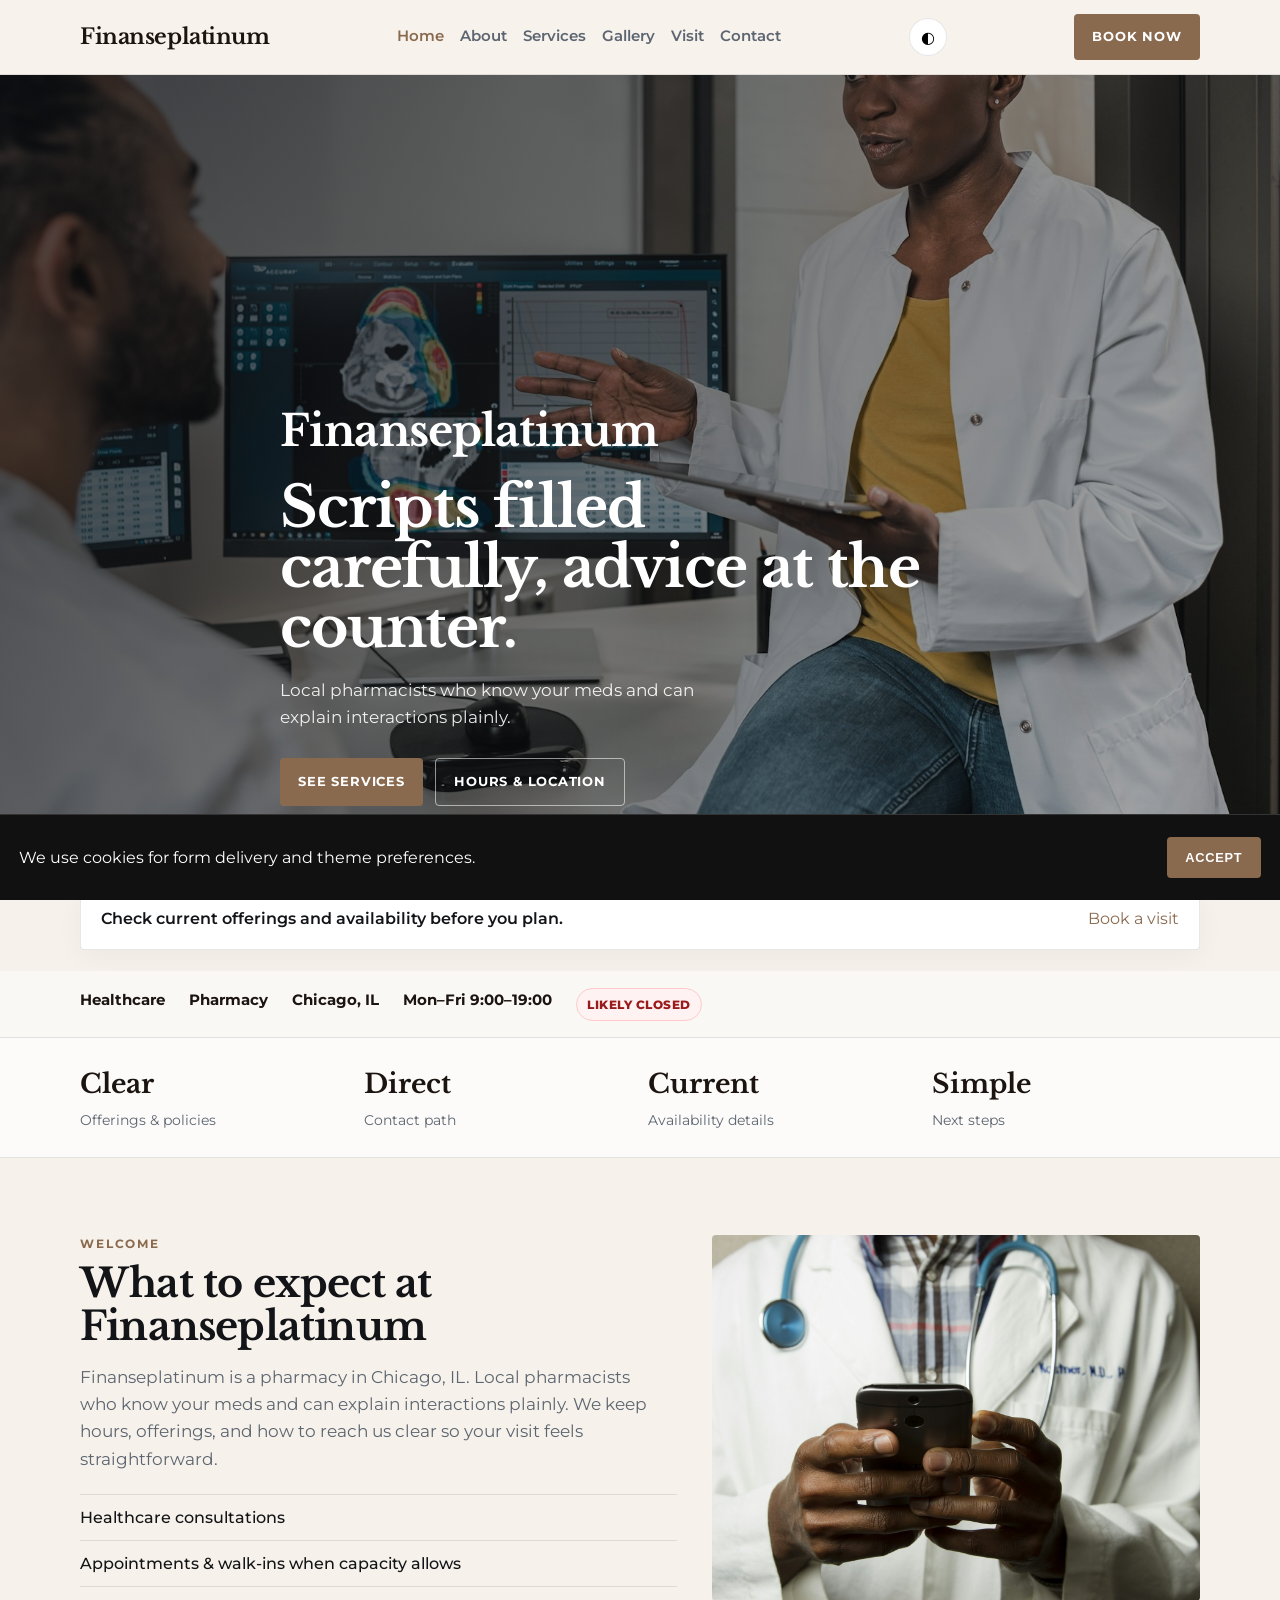
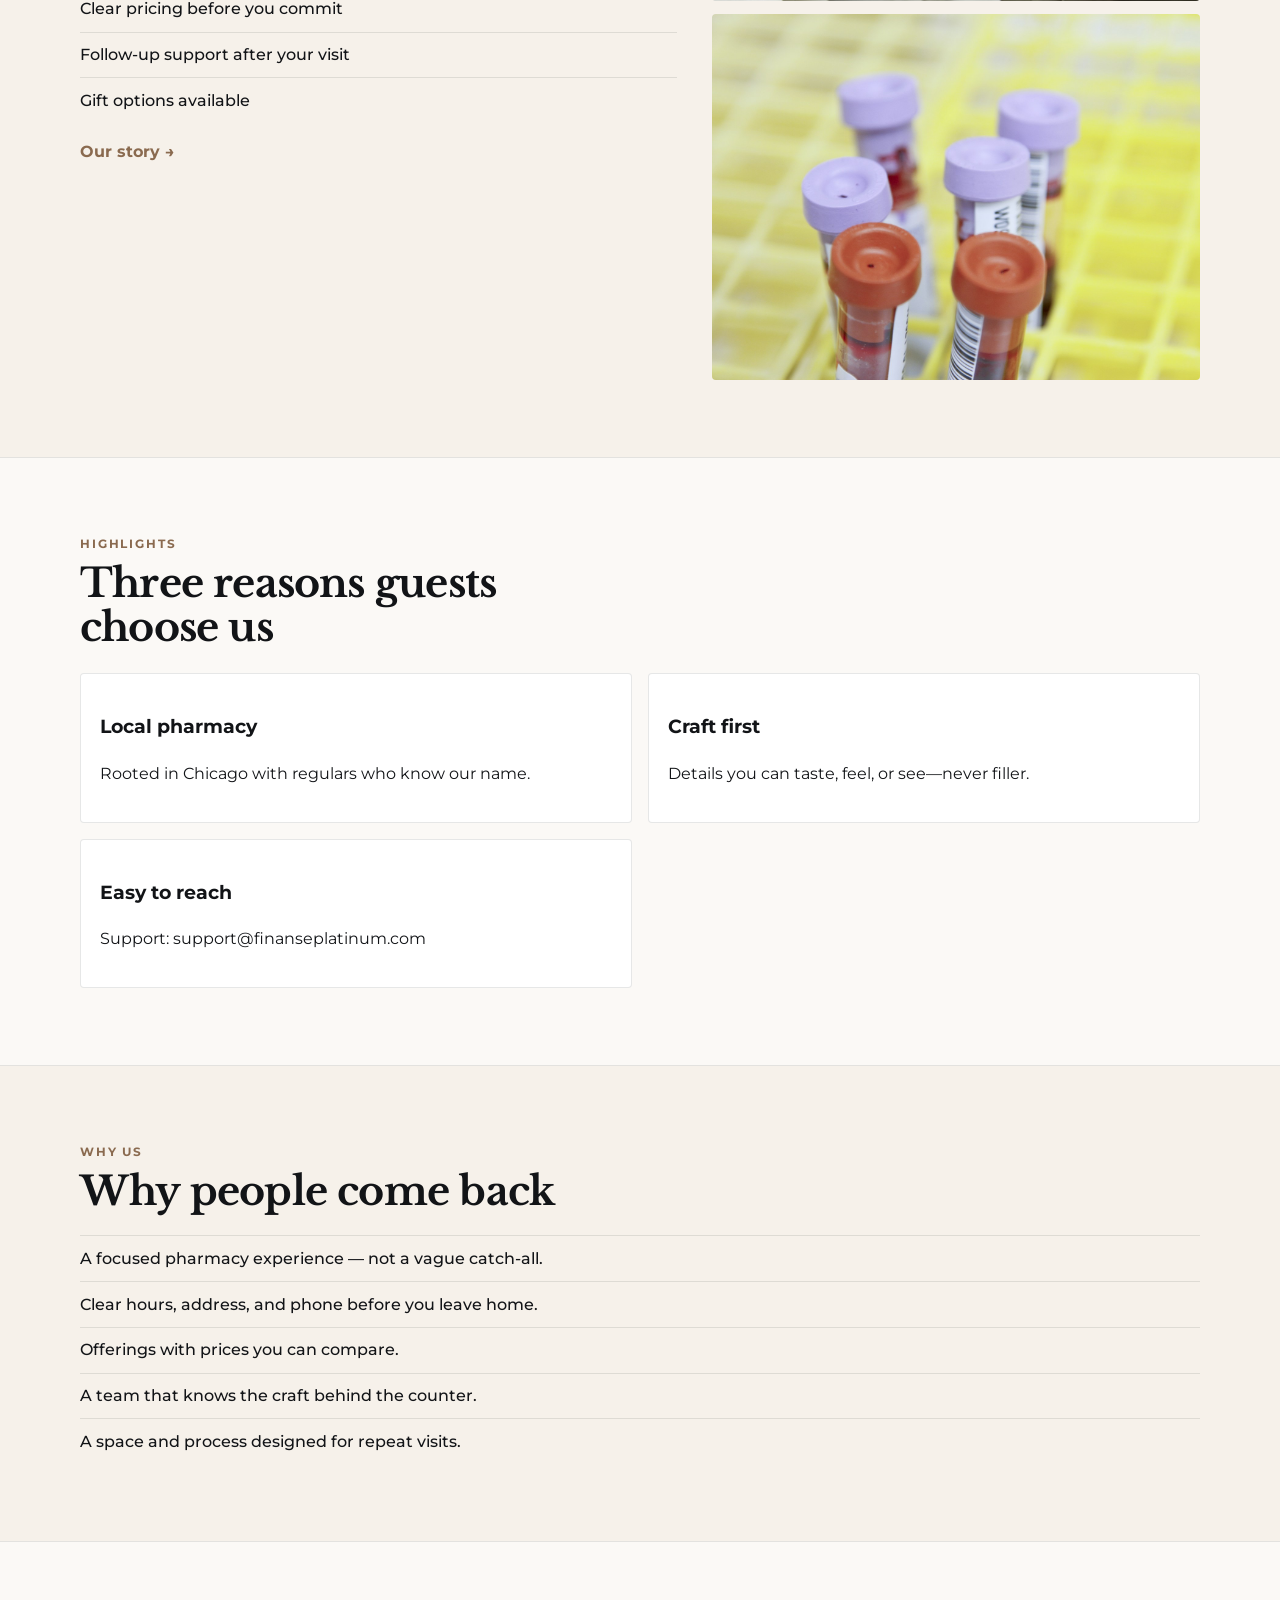
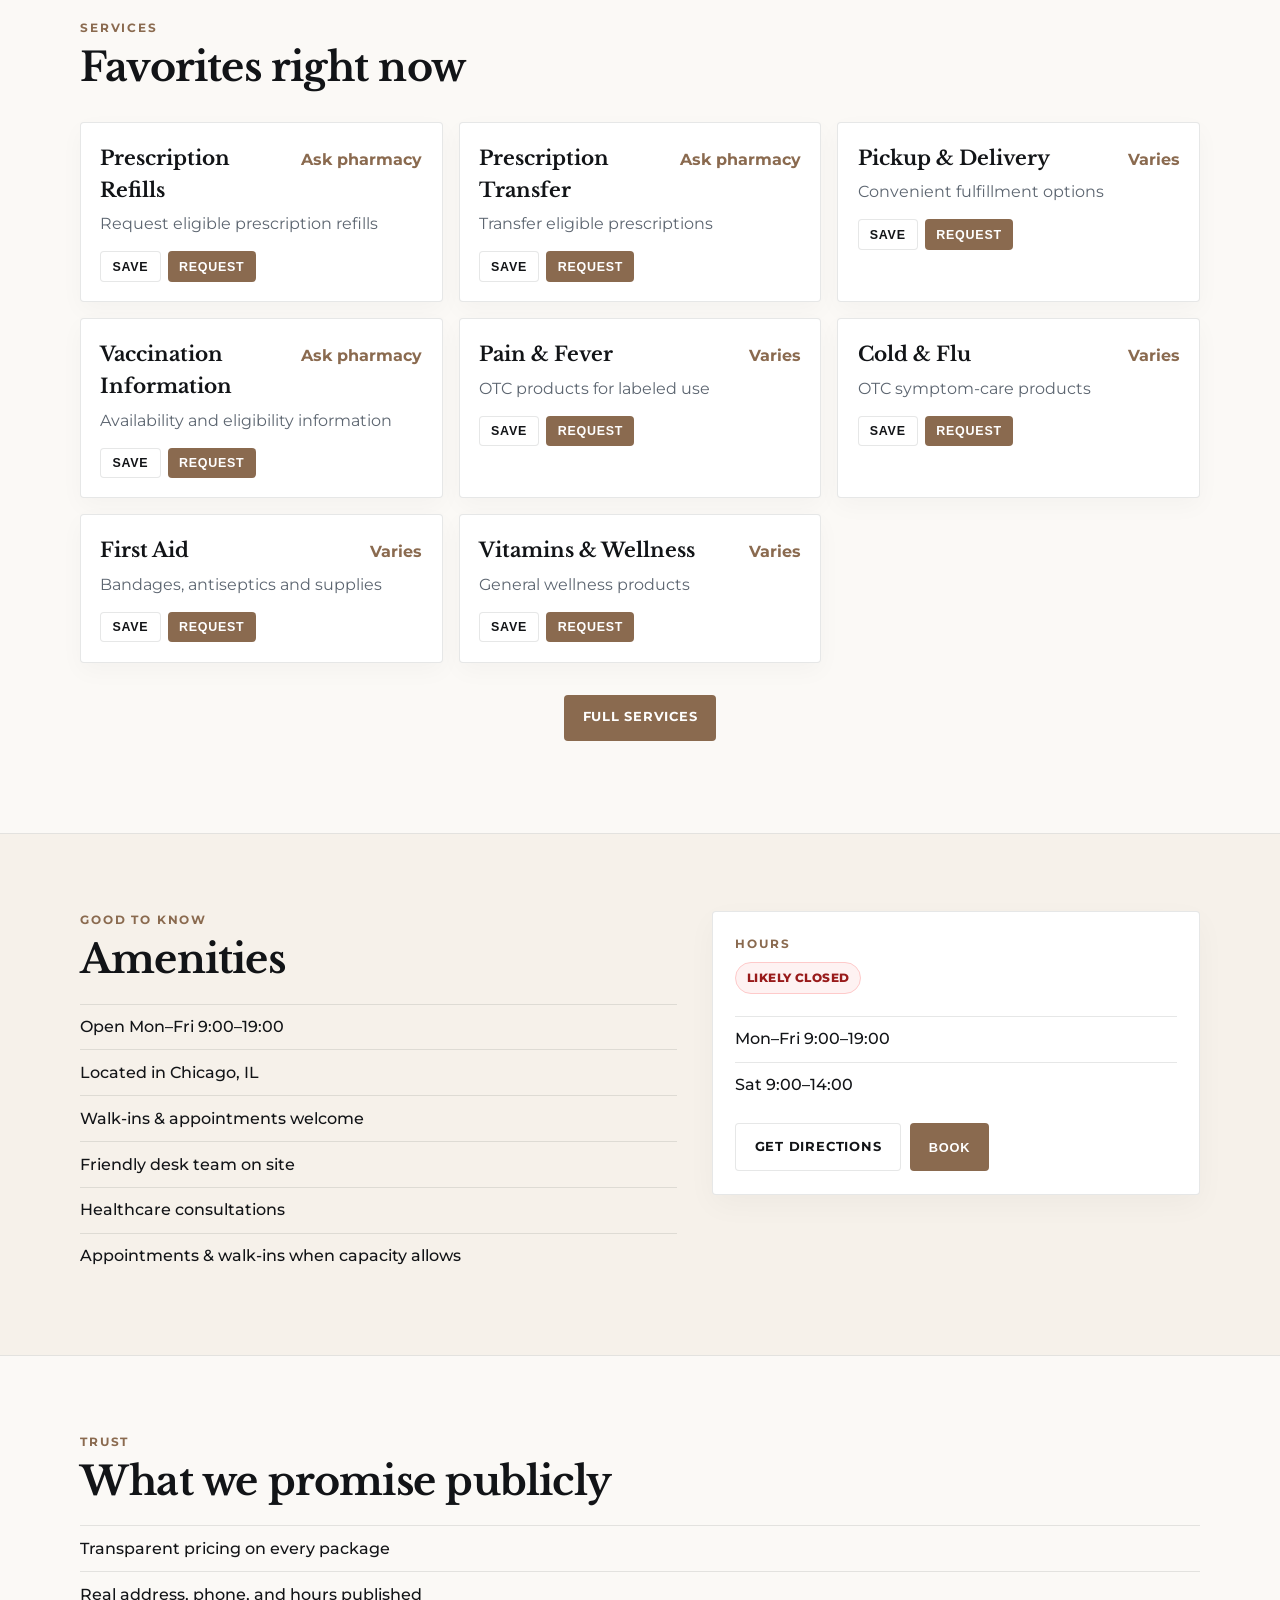
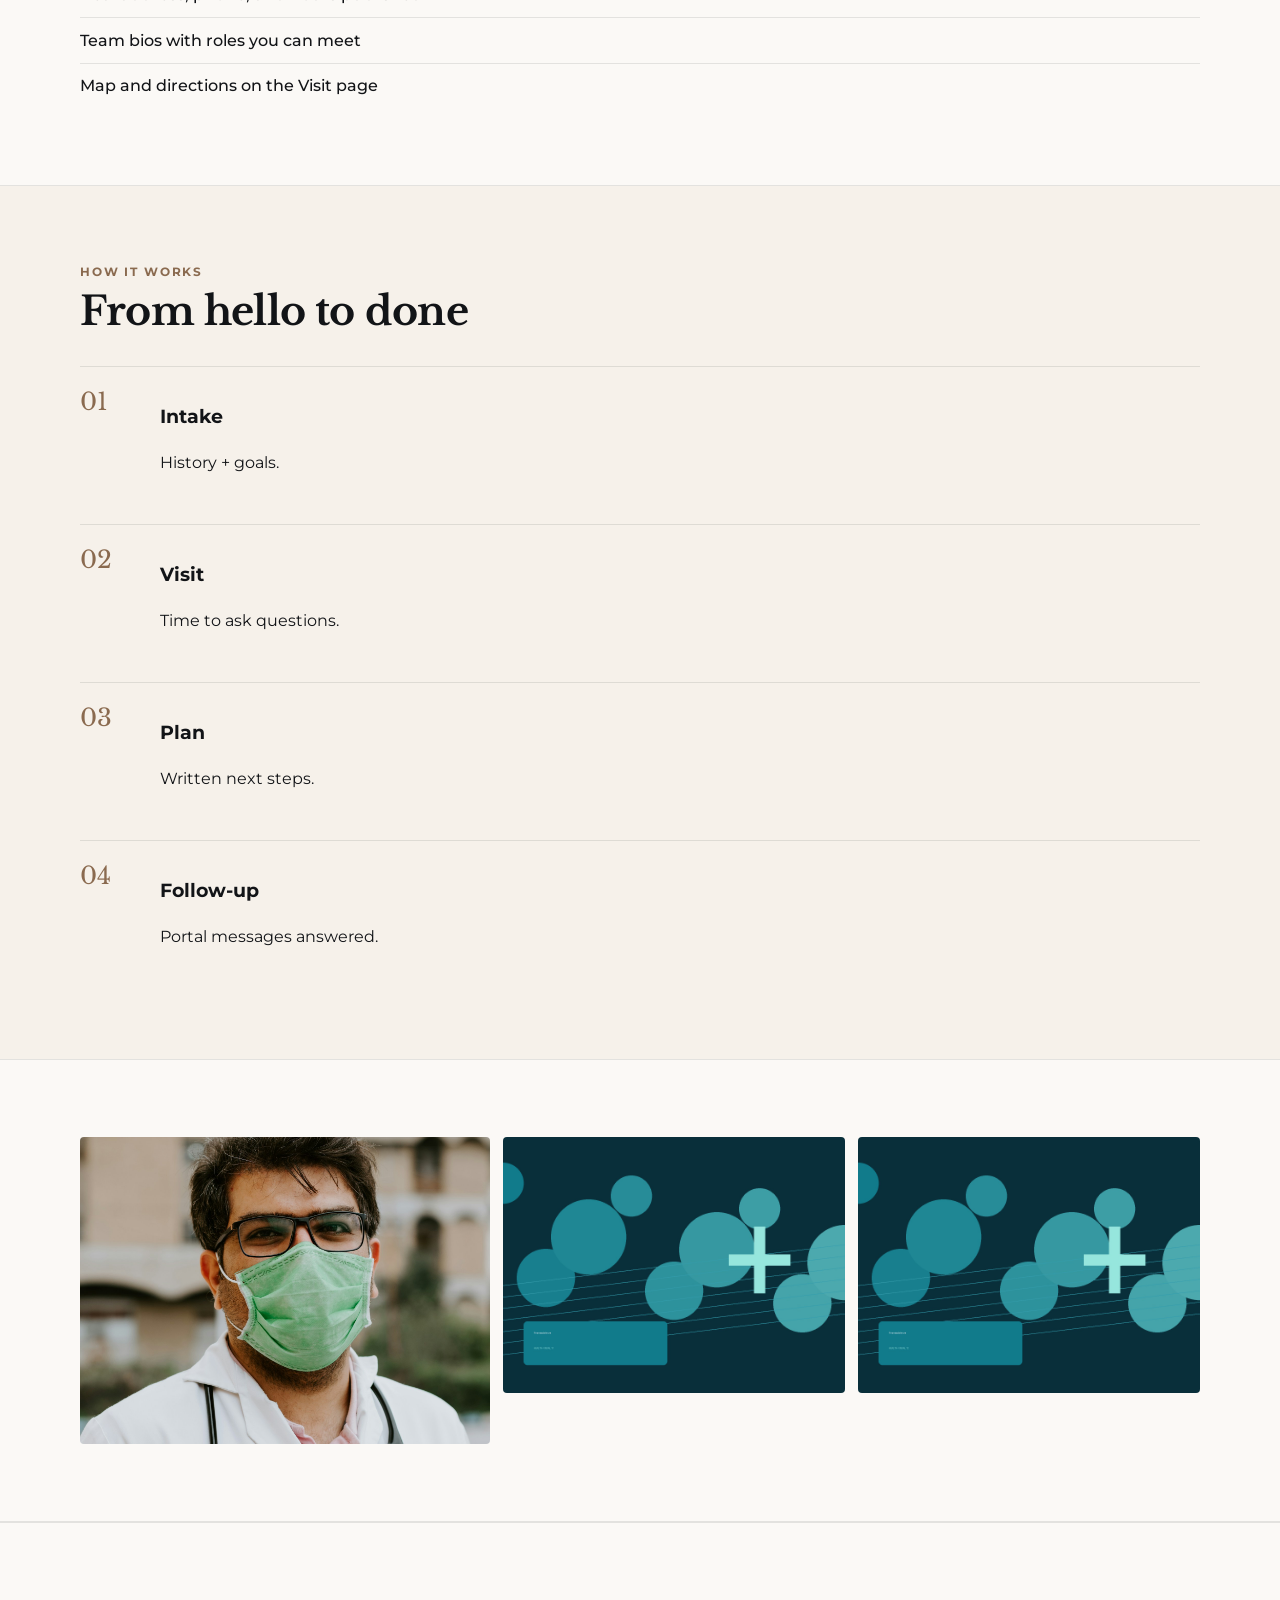
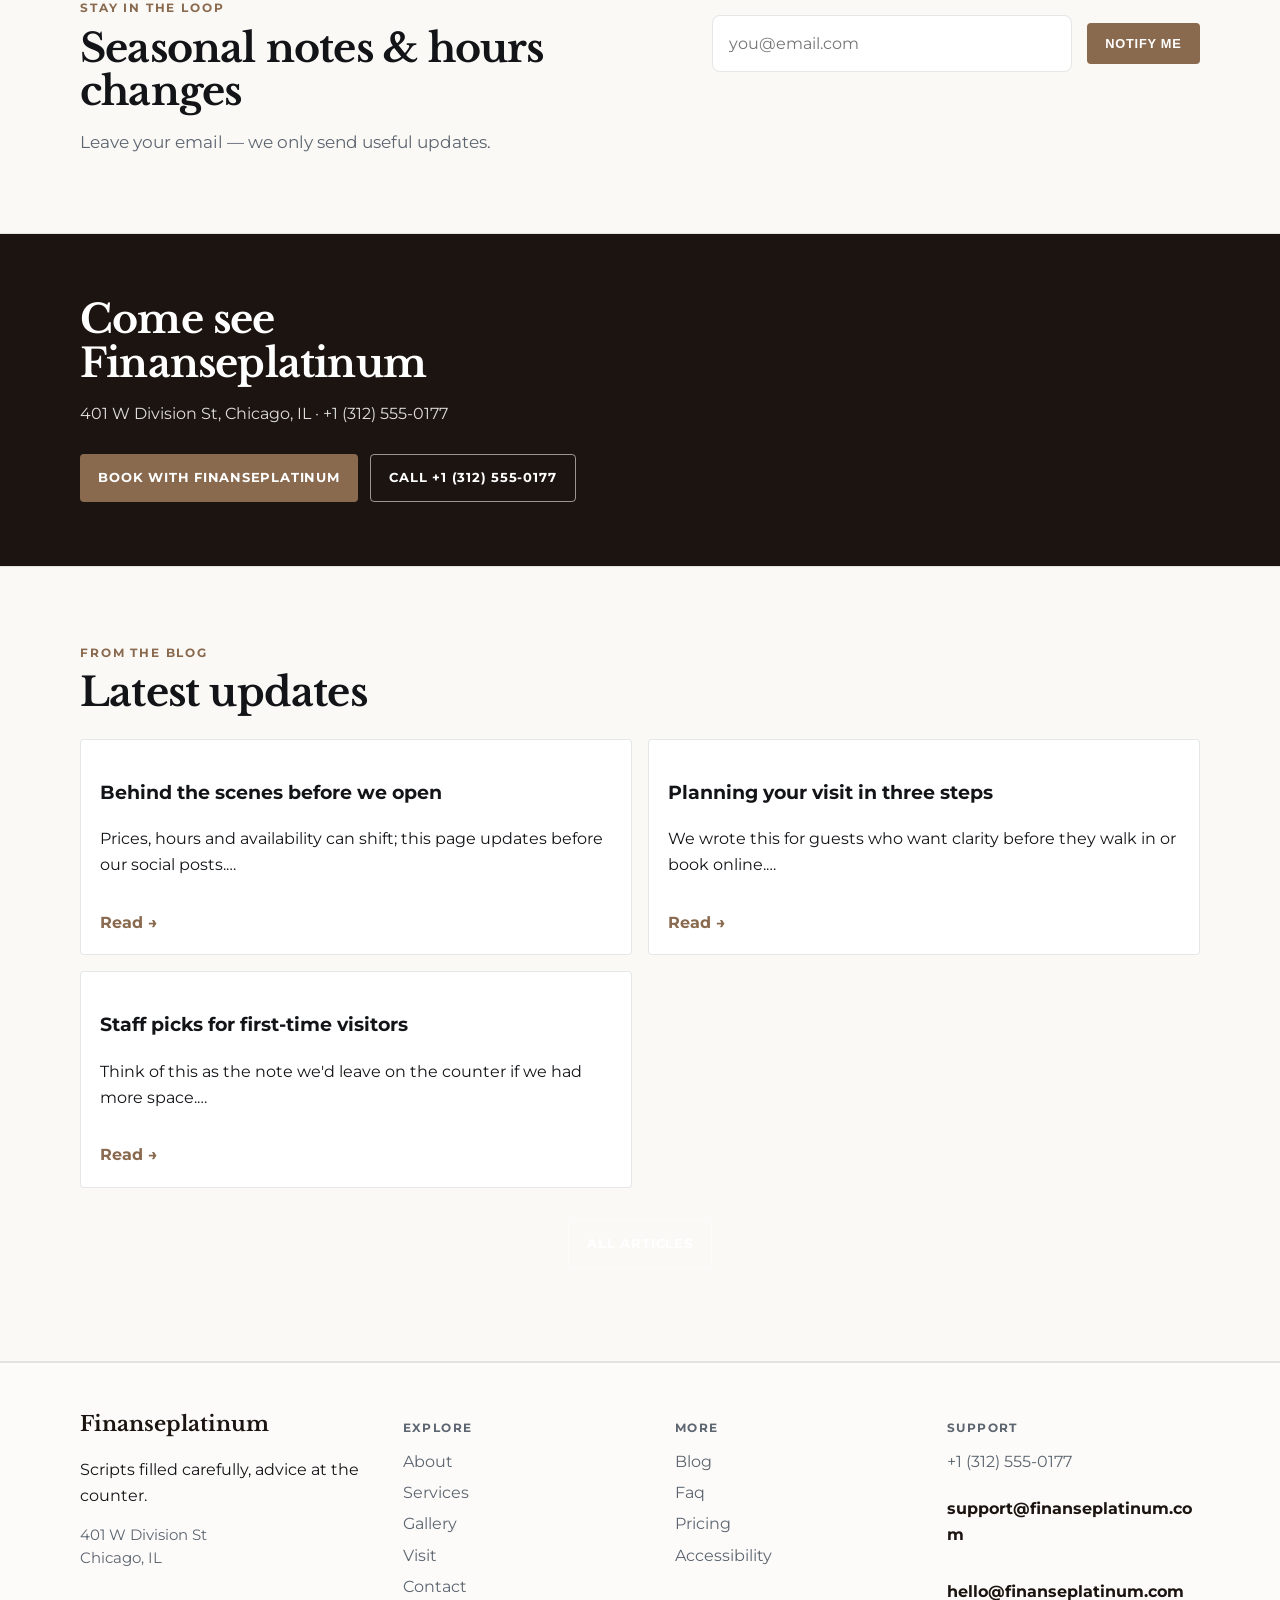
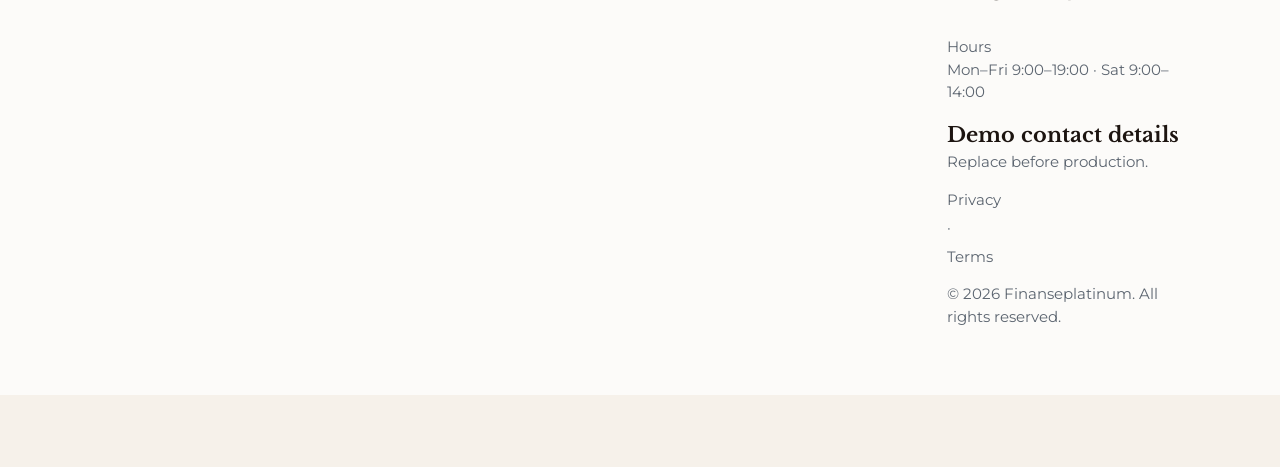
<file: index.html>
<!DOCTYPE html>
<html lang="en">
<head>
  <meta charset="UTF-8" />
  <meta name="viewport" content="width=device-width, initial-scale=1" />
  <title>Finanseplatinum | Pharmacy</title>
  <meta name="description" content="Finanseplatinum — Scripts filled carefully, advice at the counter." />
  <meta property="og:title" content="Finanseplatinum | Pharmacy" />
  <meta property="og:description" content="Finanseplatinum — Scripts filled carefully, advice at the counter." />
  <meta property="og:type" content="website" />
  <meta name="twitter:card" content="summary_large_image" />
  <meta name="twitter:title" content="Finanseplatinum | Pharmacy" />
  <meta name="twitter:description" content="Finanseplatinum — Scripts filled carefully, advice at the counter." />
  <meta property="og:image" content="assets/img-1.jpg" />
  <meta name="twitter:image" content="assets/img-1.jpg" />
  <meta property="og:url" content="https://finanseplatinum.github.io" />
  <script type="application/ld+json">{"@context": "https://schema.org", "@type": "LocalBusiness", "name": "Finanseplatinum", "description": "Scripts filled carefully, advice at the counter.", "url": "https://finanseplatinum.github.io", "image": "assets/img-1.jpg"}</script>
<script type="application/ld+json">{"@context": "https://schema.org", "@type": "FAQPage", "mainEntity": [{"@type": "Question", "name": "Where are you?", "acceptedAnswer": {"@type": "Answer", "text": "401 W Division St, Chicago, IL. See the map on Visit."}}, {"@type": "Question", "name": "How do I reach support?", "acceptedAnswer": {"@type": "Answer", "text": "Use the Contact form or email support@finanseplatinum.com. We reply during open hours."}}, {"@type": "Question", "name": "How do I book?", "acceptedAnswer": {"@type": "Answer", "text": "Send a message on Contact, email bookings@finanseplatinum.com, or call +1 (312) 555-0177."}}, {"@type": "Question", "name": "Are prices current?", "acceptedAnswer": {"@type": "Answer", "text": "Listed prices are current and may shift with seasons — we update this site when they do."}}, {"@type": "Question", "name": "Do you take groups?", "acceptedAnswer": {"@type": "Answer", "text": "Yes for many bookings — tell us the size and date and we'll confirm what Finanseplatinum can host."}}, {"@type": "Question", "name": "What should I bring?", "acceptedAnswer": {"@type": "Answer", "text": "Just yourself (and any notes on allergies, sizes, or preferences). We'll handle the rest."}}, {"@type": "Question", "name": "Do you offer gift cards?", "acceptedAnswer": {"@type": "Answer", "text": "Yes — see our Gift Cards page for digital and in-store options."}}, {"@type": "Question", "name": "Can I book for someone else?", "acceptedAnswer": {"@type": "Answer", "text": "Yes — include their name and preferences in the contact form."}}, {"@type": "Question", "name": "Is parking available?", "acceptedAnswer": {"@type": "Answer", "text": "See Locations for the branch closest to you in Chicago."}}, {"@type": "Question", "name": "Do you take walk-ins at Finanseplatinum?", "acceptedAnswer": {"@type": "Answer", "text": "Yes when capacity allows — check Visit for peak hours."}}, {"@type": "Question", "name": "Do you host private events?", "acceptedAnswer": {"@type": "Answer", "text": "Contact us with date, headcount and services preferences."}}, {"@type": "Question", "name": "Where can I read updates?", "acceptedAnswer": {"@type": "Answer", "text": "Blog and Journal pages publish changes before social media."}}, {"@type": "Question", "name": "How do I join the team?", "acceptedAnswer": {"@type": "Answer", "text": "Open roles are listed on Careers — we reply to every application."}}, {"@type": "Question", "name": "Is the space accessible?", "acceptedAnswer": {"@type": "Answer", "text": "See our Accessibility page for entrance, seating and restroom notes."}}]}</script>
<script type="application/ld+json">{"@context": "https://schema.org", "@type": "WebSite", "name": "Finanseplatinum", "url": "https://finanseplatinum.github.io", "description": "Scripts filled carefully, advice at the counter."}</script>
  <link rel="alternate" hreflang="en" href="index.html" />
  <link rel="alternate" hreflang="x-default" href="index.html" />
  <meta name="theme-color" content="#111111" />
  <link rel="preconnect" href="https://fonts.googleapis.com" />
  <link rel="preconnect" href="https://fonts.gstatic.com" crossorigin />
  <link href="https://fonts.googleapis.com/css2?family=Libre+Baskerville:wght@700&family=Montserrat:wght@400;500;600;700&display=swap" rel="stylesheet" />
  <link rel="stylesheet" href="styles.css" />
  <link rel="icon" href="favicon.svg" type="image/svg+xml" />
</head>
<body>

  <header class="top">
    <div class="shell bar">
      <a class="logo" href="index.html">Finanseplatinum</a>
      <button class="nav-toggle" type="button" aria-label="Open menu" data-nav-toggle>
        <span></span><span></span><span></span>
      </button>
      <nav data-nav><a href="index.html" class="on">Home</a><a href="about.html">About</a><a href="offerings.html">Services</a><a href="gallery.html">Gallery</a><a href="visit.html">Visit</a><a href="contact.html">Contact</a></nav>
      <button type="button" class="theme-toggle" data-theme-toggle aria-label="Toggle dark mode">◐</button>
      <a class="cta" href="contact.html" data-open-book>Book now</a>
    </div>
  </header>
  <main>

    <section class="hero">
      <div class="hero-bg" style="background-image:url('assets/img-1.jpg')"></div>
      <div class="hero-shade"></div>
      <div class="shell hero-copy">
        <p class="brand">Finanseplatinum</p>
        <h1>Scripts filled carefully, advice at the counter.</h1>
        <p class="lede">Local pharmacists who know your meds and can explain interactions plainly.</p>
        <div class="actions">
          <a class="btn solid" href="offerings.html">See services</a>
          <a class="btn line" href="visit.html">Hours &amp; location</a>
        </div>
      </div>
    </section><div class="promo shell"><p>Check current offerings and availability before you plan.</p><button type="button" class="text-cta" data-open-book>Book a visit</button></div><section class="strip"><div class="shell strip-row">
      <span>Healthcare</span><span>Pharmacy</span>
      <span>Chicago, IL</span><span>Mon–Fri 9:00–19:00</span>
      <span class="open-badge" data-open-badge>Checking hours…</span>
    </div></section><section class="stats-band"><div class="shell stats-row"><div class="stat"><b>Clear</b><span>Offerings & policies</span></div>
<div class="stat"><b>Direct</b><span>Contact path</span></div>
<div class="stat"><b>Current</b><span>Availability details</span></div>
<div class="stat"><b>Simple</b><span>Next steps</span></div></div></section><section class="block">
      <div class="shell split">
        <div>
          <p class="eyebrow">Welcome</p>
          <h2>What to expect at Finanseplatinum</h2>
          <p class="lead">Finanseplatinum is a pharmacy in Chicago, IL. Local pharmacists who know your meds and can explain interactions plainly. We keep hours, offerings, and how to reach us clear so your visit feels straightforward.</p>
          <ul class="checks"><li>Healthcare consultations</li>
<li>Appointments & walk-ins when capacity allows</li>
<li>Clear pricing before you commit</li>
<li>Follow-up support after your visit</li>
<li>Gift options available</li></ul>
          <a class="textlink" href="about.html">Our story →</a>
        </div>
        <div class="about-photos">
          <img src="assets/img-2.jpg" alt="Finanseplatinum" />
          <img src="assets/img-3.jpg" alt="Finanseplatinum" />
        </div>
      </div>
    </section><section class="block tint">
      <div class="shell">
        <p class="eyebrow">Highlights</p>
        <h2>Three reasons guests choose us</h2>
        <div class="value-grid"><article><h3>Local pharmacy</h3><p>Rooted in Chicago with regulars who know our name.</p></article>
<article><h3>Craft first</h3><p>Details you can taste, feel, or see—never filler.</p></article>
<article><h3>Easy to reach</h3><p>Support: support@finanseplatinum.com</p></article></div>
      </div>
    </section><section class="block">
      <div class="shell">
        <p class="eyebrow">Why us</p>
        <h2>Why people come back</h2>
        <ul class="why"><li>A focused pharmacy experience — not a vague catch-all.</li>
<li>Clear hours, address, and phone before you leave home.</li>
<li>Offerings with prices you can compare.</li>
<li>A team that knows the craft behind the counter.</li>
<li>A space and process designed for repeat visits.</li></ul>
      </div>
    </section><section class="block tint">
      <div class="shell">
        <p class="eyebrow">Services</p>
        <h2>Favorites right now</h2>
        <div class="menu-grid"><article class="item" data-item="Prescription Refills">
          <div class="item-top"><h3>Prescription Refills</h3><span class="price">Ask pharmacy</span></div>
          <p>Request eligible prescription refills</p>
          <div class="item-actions">
            <button type="button" class="btn quiet mini" data-save-item data-name="Prescription Refills">Save</button>
            <button type="button" class="btn solid mini" data-open-book data-pref="Prescription Refills">Request</button>
          </div>
        </article>
<article class="item" data-item="Prescription Transfer">
          <div class="item-top"><h3>Prescription Transfer</h3><span class="price">Ask pharmacy</span></div>
          <p>Transfer eligible prescriptions</p>
          <div class="item-actions">
            <button type="button" class="btn quiet mini" data-save-item data-name="Prescription Transfer">Save</button>
            <button type="button" class="btn solid mini" data-open-book data-pref="Prescription Transfer">Request</button>
          </div>
        </article>
<article class="item" data-item="Pickup &amp; Delivery">
          <div class="item-top"><h3>Pickup &amp; Delivery</h3><span class="price">Varies</span></div>
          <p>Convenient fulfillment options</p>
          <div class="item-actions">
            <button type="button" class="btn quiet mini" data-save-item data-name="Pickup &amp; Delivery">Save</button>
            <button type="button" class="btn solid mini" data-open-book data-pref="Pickup &amp; Delivery">Request</button>
          </div>
        </article>
<article class="item" data-item="Vaccination Information">
          <div class="item-top"><h3>Vaccination Information</h3><span class="price">Ask pharmacy</span></div>
          <p>Availability and eligibility information</p>
          <div class="item-actions">
            <button type="button" class="btn quiet mini" data-save-item data-name="Vaccination Information">Save</button>
            <button type="button" class="btn solid mini" data-open-book data-pref="Vaccination Information">Request</button>
          </div>
        </article>
<article class="item" data-item="Pain &amp; Fever">
          <div class="item-top"><h3>Pain &amp; Fever</h3><span class="price">Varies</span></div>
          <p>OTC products for labeled use</p>
          <div class="item-actions">
            <button type="button" class="btn quiet mini" data-save-item data-name="Pain &amp; Fever">Save</button>
            <button type="button" class="btn solid mini" data-open-book data-pref="Pain &amp; Fever">Request</button>
          </div>
        </article>
<article class="item" data-item="Cold &amp; Flu">
          <div class="item-top"><h3>Cold &amp; Flu</h3><span class="price">Varies</span></div>
          <p>OTC symptom-care products</p>
          <div class="item-actions">
            <button type="button" class="btn quiet mini" data-save-item data-name="Cold &amp; Flu">Save</button>
            <button type="button" class="btn solid mini" data-open-book data-pref="Cold &amp; Flu">Request</button>
          </div>
        </article>
<article class="item" data-item="First Aid">
          <div class="item-top"><h3>First Aid</h3><span class="price">Varies</span></div>
          <p>Bandages, antiseptics and supplies</p>
          <div class="item-actions">
            <button type="button" class="btn quiet mini" data-save-item data-name="First Aid">Save</button>
            <button type="button" class="btn solid mini" data-open-book data-pref="First Aid">Request</button>
          </div>
        </article>
<article class="item" data-item="Vitamins &amp; Wellness">
          <div class="item-top"><h3>Vitamins &amp; Wellness</h3><span class="price">Varies</span></div>
          <p>General wellness products</p>
          <div class="item-actions">
            <button type="button" class="btn quiet mini" data-save-item data-name="Vitamins &amp; Wellness">Save</button>
            <button type="button" class="btn solid mini" data-open-book data-pref="Vitamins &amp; Wellness">Request</button>
          </div>
        </article></div>
        <p class="center-cta"><a class="btn solid" href="offerings.html">Full services</a></p>
      </div>
    </section><section class="block">
      <div class="shell amenity-grid">
        <div>
          <p class="eyebrow">Good to know</p>
          <h2>Amenities</h2>
          <ul class="checks"><li>Open Mon–Fri 9:00–19:00</li>
<li>Located in Chicago, IL</li>
<li>Walk-ins & appointments welcome</li>
<li>Friendly desk team on site</li>
<li>Healthcare consultations</li>
<li>Appointments & walk-ins when capacity allows</li></ul>
        </div>
        <div class="hours-card">
          <p class="eyebrow">Hours</p>
          <span class="open-badge" data-open-badge>Checking hours…</span>
          <ul class="hours"><li>Mon–Fri 9:00–19:00</li>
<li>Sat 9:00–14:00</li></ul>
          <div class="card-actions">
            <a class="btn quiet" href="visit.html">Get directions</a>
            <button type="button" class="btn solid" data-open-book>Book</button>
          </div>
        </div>
      </div>
    </section><section class="block tint">
      <div class="shell">
        <p class="eyebrow">Trust</p>
        <h2>What we promise publicly</h2>
        <ul class="checks"><li>Transparent pricing on every package</li>
<li>Real address, phone, and hours published</li>
<li>Team bios with roles you can meet</li>
<li>Map and directions on the Visit page</li></ul>
      </div>
    </section><section class="block">
      <div class="shell">
        <p class="eyebrow">How it works</p>
        <h2>From hello to done</h2>
        <ol class="process"><li><span>01</span><div><h3>Intake</h3><p>History + goals.</p></div></li>
<li><span>02</span><div><h3>Visit</h3><p>Time to ask questions.</p></div></li>
<li><span>03</span><div><h3>Plan</h3><p>Written next steps.</p></div></li>
<li><span>04</span><div><h3>Follow-up</h3><p>Portal messages answered.</p></div></li></ol>
      </div>
    </section><section class="block tint">
      <div class="shell mosaic">
        <img src="assets/img-10.jpg" alt="Behind the scenes" loading="lazy" />
        <img src="assets/img-11.jpg" alt="Everyday excellence" loading="lazy" />
        <img src="assets/img-12.jpg" alt="Team moment" loading="lazy" />
      </div>
    </section><section class="block tint">
      <div class="shell newsletter">
        <div>
          <p class="eyebrow">Stay in the loop</p>
          <h2>Seasonal notes &amp; hours changes</h2>
          <p class="lead">Leave your email — we only send useful updates.</p>
        </div>
        <form class="news-form" data-newsletter>
          <label class="sr">Email</label>
          <input type="email" name="email" placeholder="you@email.com" required />
          <button type="submit" class="btn solid">Notify me</button>
        </form>
      </div>
    </section><section class="cta-band">
      <div class="shell">
        <h2>Come see Finanseplatinum</h2>
        <p>401 W Division St, Chicago, IL · +1 (312) 555-0177</p>
        <div class="actions">
          <a class="btn solid" href="contact.html">Book with Finanseplatinum</a>
          <a class="btn line" href="tel:+13125550177">Call +1 (312) 555-0177</a>
        </div>
      </div>
    </section><section class="block tint">
      <div class="shell">
        <p class="eyebrow">From the blog</p>
        <h2>Latest updates</h2>
        <div class="value-grid"><article class="journal-card reveal">
          <h3>Behind the scenes before we open</h3>
          <p>Prices, hours and availability can shift; this page updates before our social posts.…</p>
          <a class="textlink" href="blog.html">Read →</a>
        </article><article class="journal-card reveal">
          <h3>Planning your visit in three steps</h3>
          <p>We wrote this for guests who want clarity before they walk in or book online.…</p>
          <a class="textlink" href="blog.html">Read →</a>
        </article><article class="journal-card reveal">
          <h3>Staff picks for first-time visitors</h3>
          <p>Think of this as the note we&#x27;d leave on the counter if we had more space.…</p>
          <a class="textlink" href="blog.html">Read →</a>
        </article></div>
        <p class="center-cta"><a class="btn line" href="blog.html">All articles</a></p>
      </div>
    </section>
  </main>

  <footer class="foot">
    <div class="shell foot-grid">
      <div>
        <strong>Finanseplatinum</strong>
        <p>Scripts filled carefully, advice at the counter.</p>
        <p class="foot-meta">401 W Division St<br/>Chicago, IL</p>
      </div>
      <div>
        <p class="fh">Explore</p>
        <a href="about.html">About</a><a href="offerings.html">Services</a><a href="gallery.html">Gallery</a><a href="visit.html">Visit</a><a href="contact.html">Contact</a>
      </div>
      <div>
        <p class="fh">More</p>
        <a href="blog.html">Blog</a><a href="faq.html">Faq</a><a href="pricing.html">Pricing</a><a href="accessibility.html">Accessibility</a>
      </div>
      <div>
        <p class="fh">Support</p>
        <a href="tel:+13125550177">+1 (312) 555-0177</a>
        <p class="mail-plain">support@finanseplatinum.com</p>
        <p class="mail-plain">hello@finanseplatinum.com</p>
        <p class="foot-meta">Hours<br/>Mon–Fri 9:00–19:00 · Sat 9:00–14:00</p>
        <p class="foot-meta"><strong>Demo contact details</strong><br/>Replace before production.</p>
        <p class="foot-meta"><a href="privacy.html">Privacy</a> · <a href="terms.html">Terms</a></p>
        <p class="foot-meta">© 2026 Finanseplatinum. All rights reserved.</p>
      </div>
    </div>
  </footer>
  <div class="cookie-bar" data-cookie-bar hidden>
    <p>We use cookies for form delivery and theme preferences.</p>
    <button type="button" class="btn solid" data-cookie-accept>Accept</button>
  </div>
  <div class="mobile-cta">
    <a href="tel:+13125550177">Call</a>
    <button type="button" data-open-book>Book</button>
    <a href="visit.html">Map</a>
  </div>
  <div class="toast" data-toast hidden></div>

  <div class="modal" data-book-modal hidden>
    <div class="modal-card">
      <button class="modal-close" type="button" data-close-book aria-label="Close">×</button>
      <p class="eyebrow">Quick request</p>
      <h3>Contact Finanseplatinum</h3>
      <p class="lead">Send the essentials and we will reply by email.</p>
      <form class="contact-form compact" data-quick-book data-support="support@finanseplatinum.com">
        <label>Name<input name="name" required placeholder="Your name" /></label>
        <label>Email<input type="email" name="email" required placeholder="you@email.com" /></label>
        <label>Timing<input name="when" required placeholder="Preferred date or timeline" /></label>
        <label>Notes<textarea name="message" rows="3" placeholder="Project, product, service or other details…"></textarea></label>
        <button class="btn solid" type="submit">Book</button>
      </form>
    </div>
  </div>

  <div class="lightbox" data-lightbox hidden>
    <button class="modal-close" type="button" data-lightbox-close aria-label="Close">×</button>
    <img data-lightbox-img alt="" />
    <div class="lightbox-nav">
      <button type="button" data-lightbox-prev>‹</button>
      <button type="button" data-lightbox-next>›</button>
    </div>
  </div>
  <script src="site.js"></script>
</body></html>
</file>
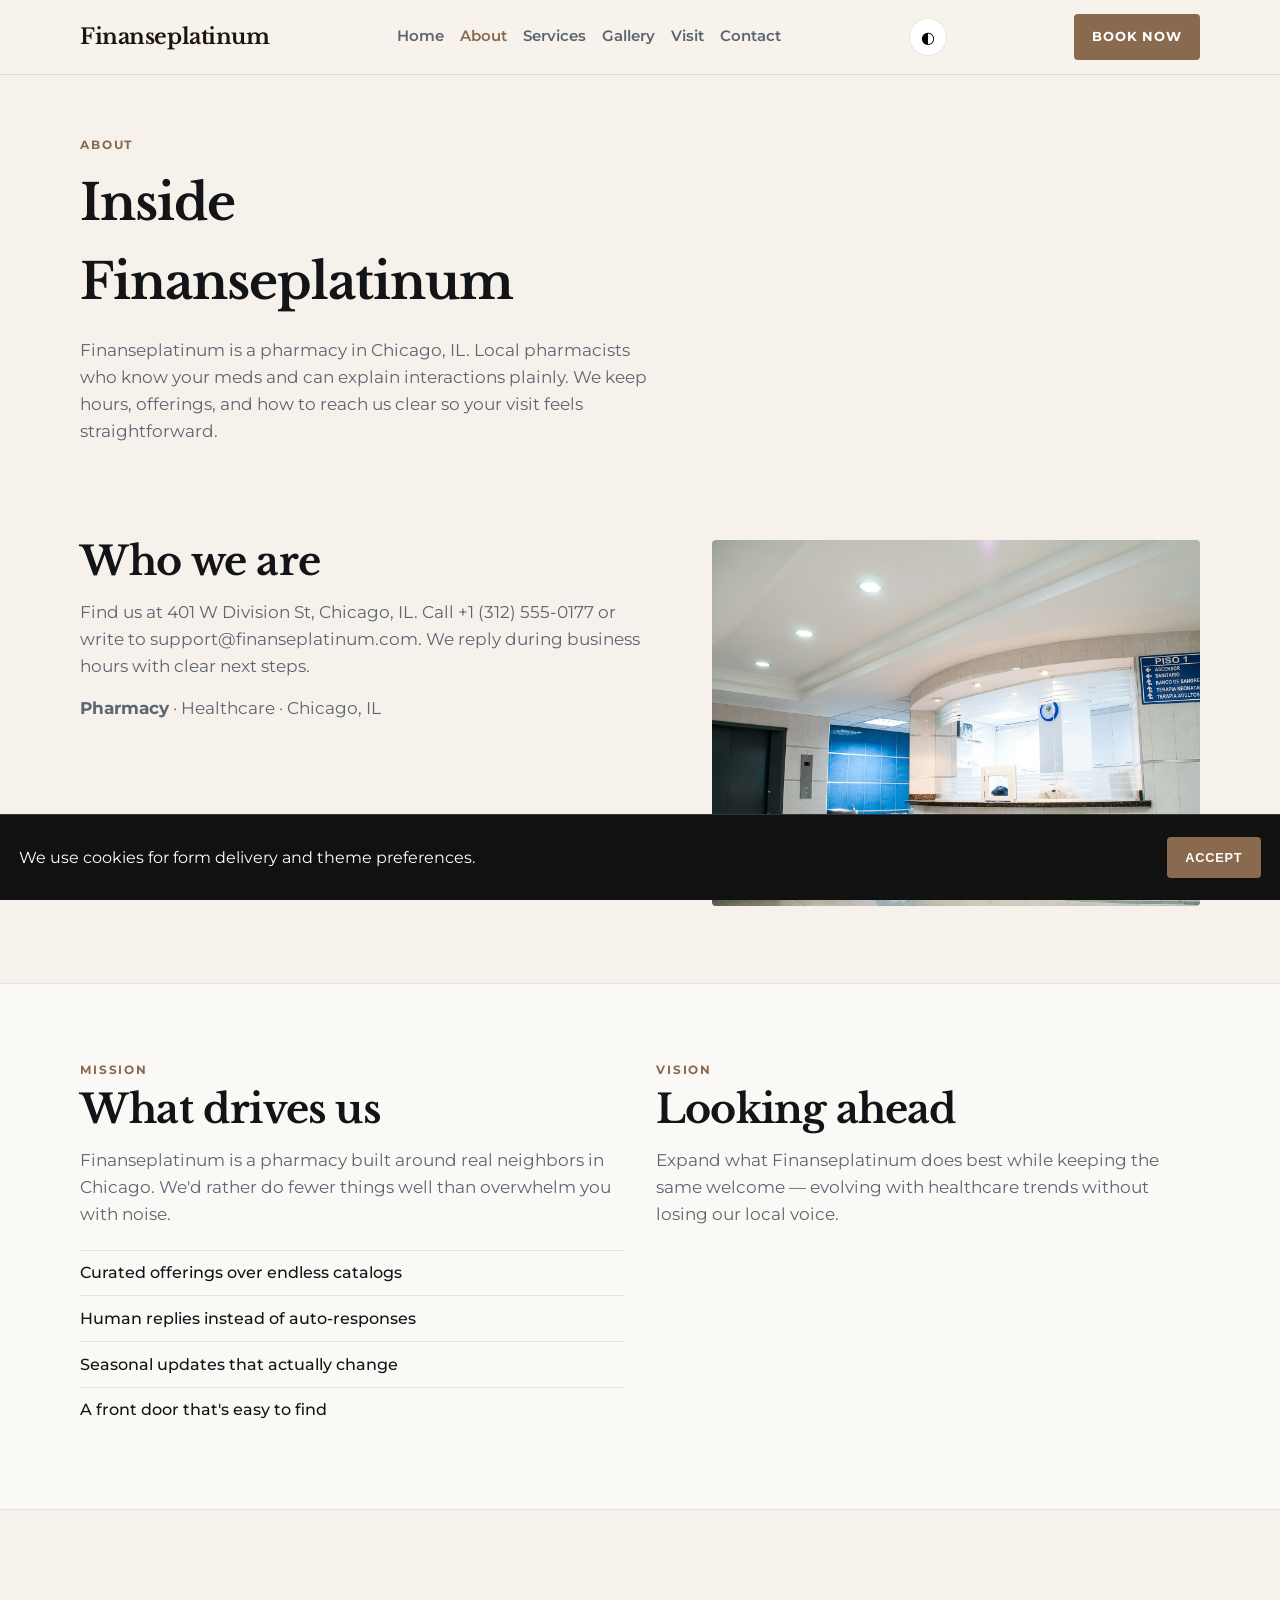
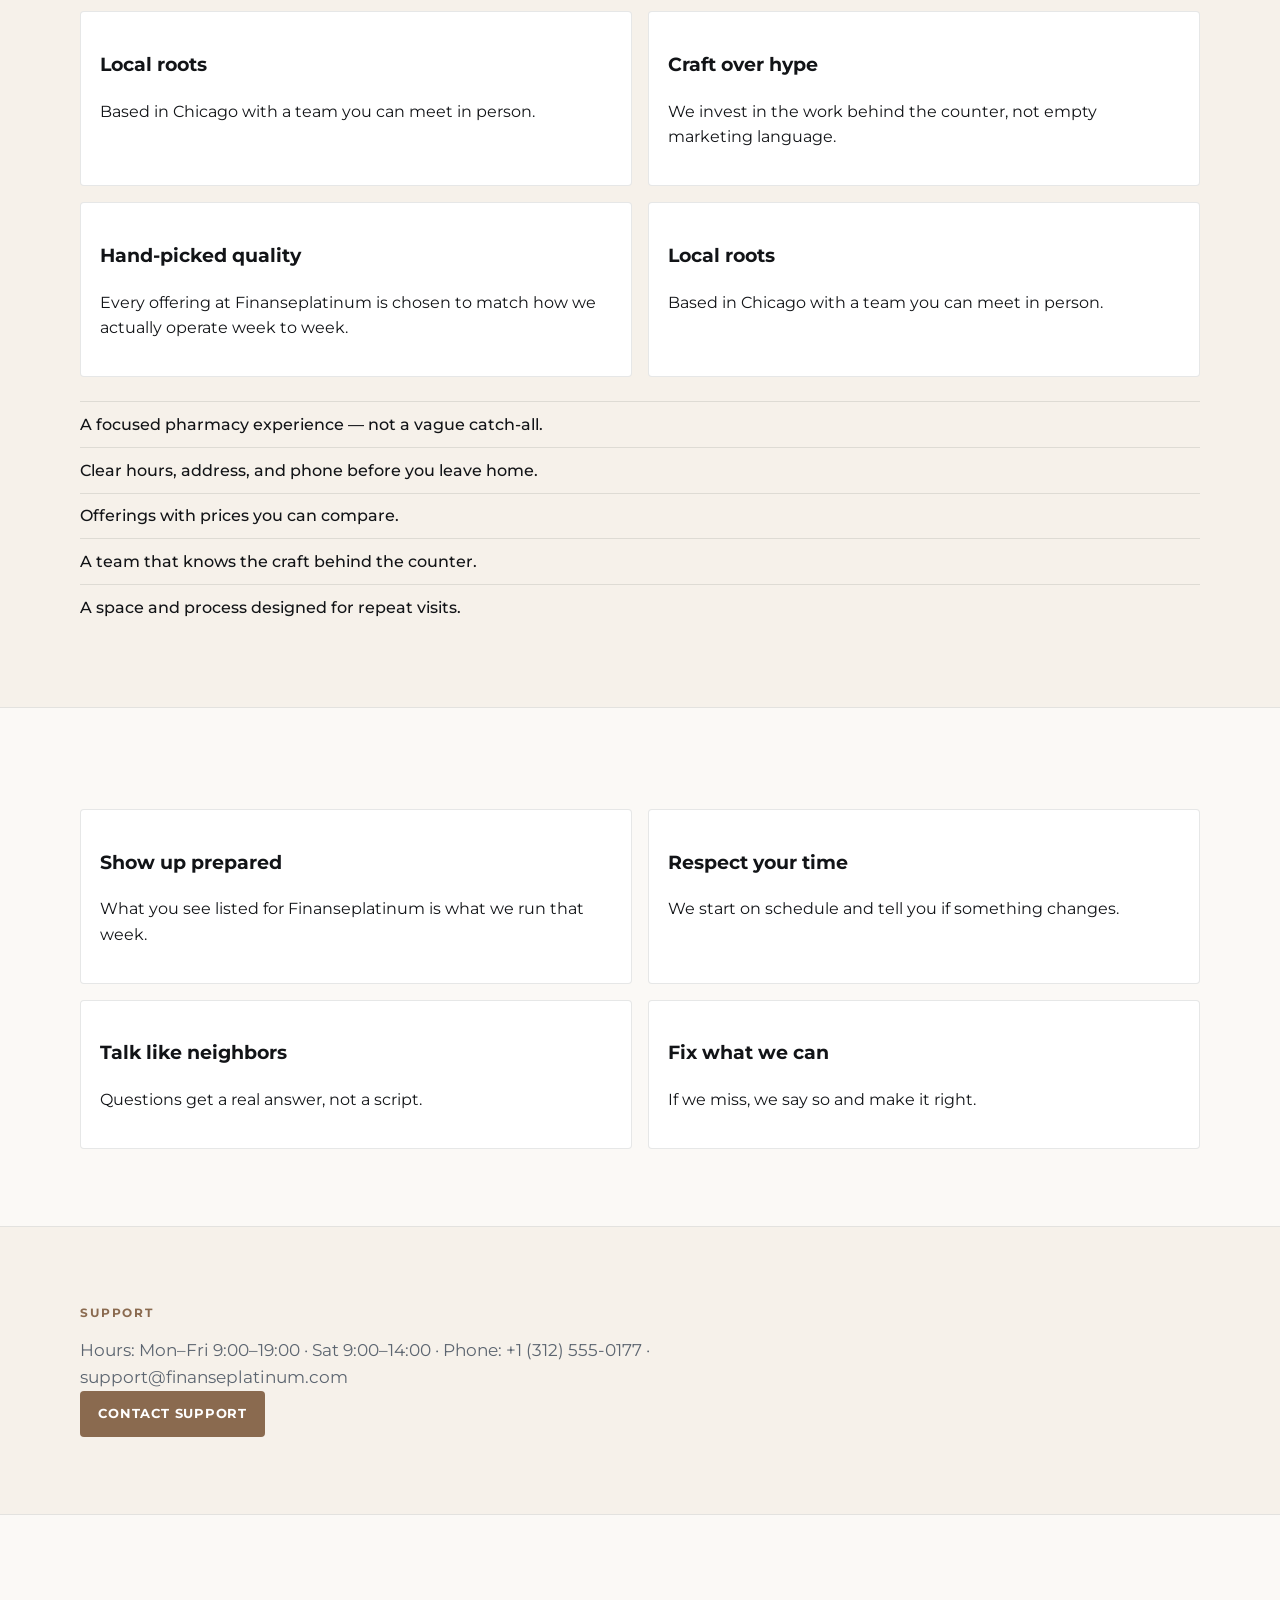
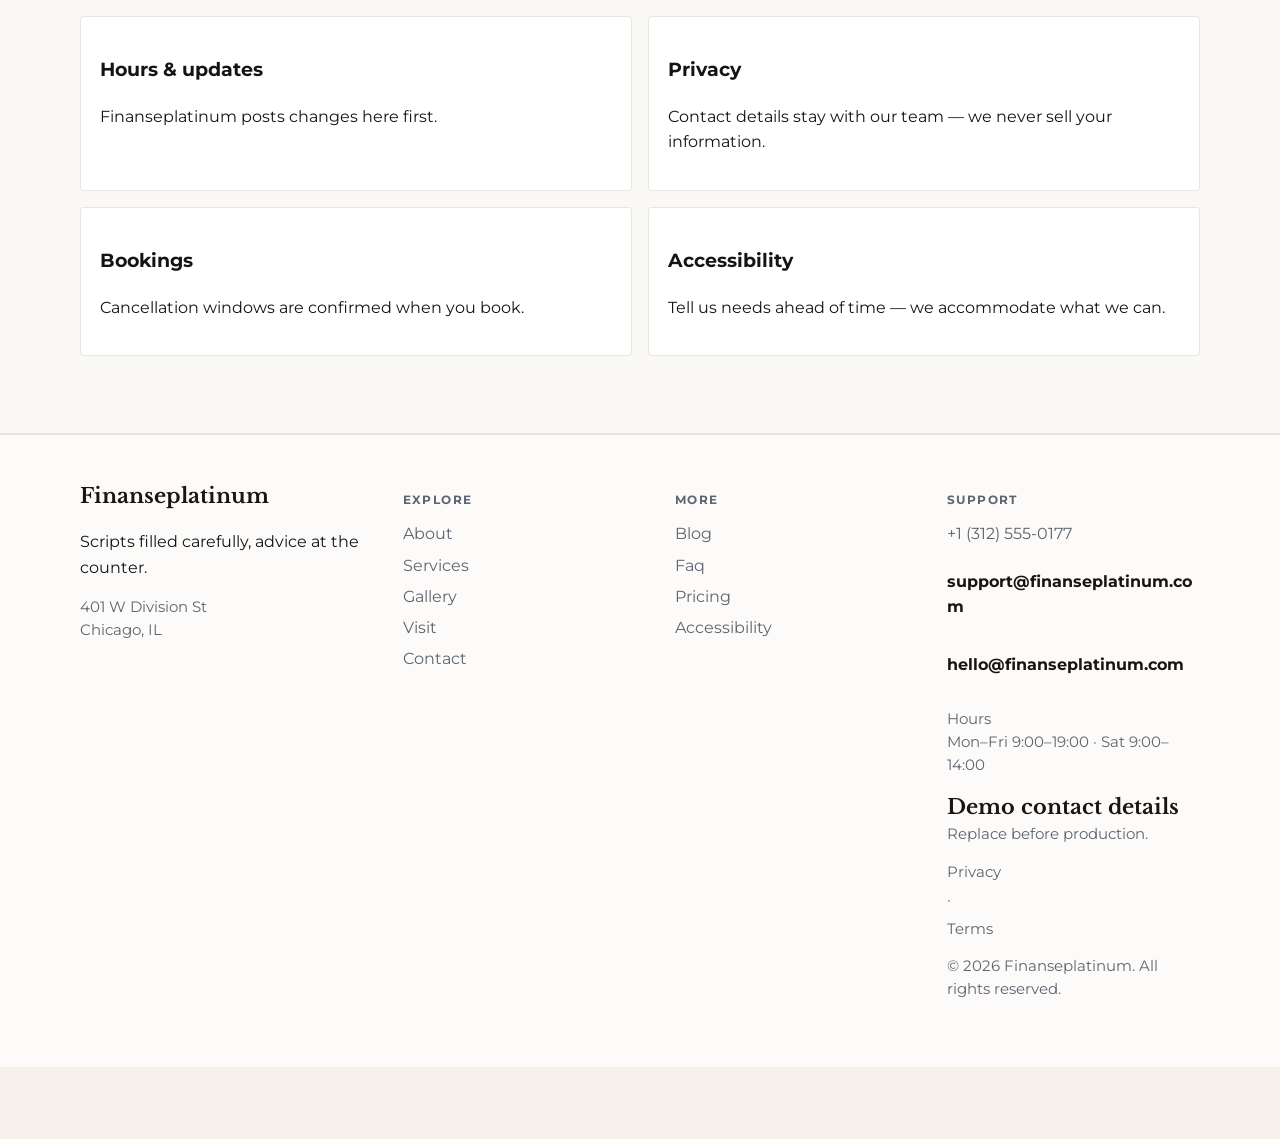
<file: about.html>
<!DOCTYPE html>
<html lang="en">
<head>
  <meta charset="UTF-8" />
  <meta name="viewport" content="width=device-width, initial-scale=1" />
  <title>About | Finanseplatinum</title>
  <meta name="description" content="Finanseplatinum is a pharmacy in Chicago, IL. Local pharmacists who know your meds and can explain interactions plainly. We keep hours, offerings, and" />
  <meta property="og:title" content="About | Finanseplatinum" />
  <meta property="og:description" content="Finanseplatinum is a pharmacy in Chicago, IL. Local pharmacists who know your meds and can explain interactions plainly. We keep hours, offerings, and" />
  <meta property="og:type" content="website" />
  <meta name="twitter:card" content="summary_large_image" />
  <meta name="twitter:title" content="About | Finanseplatinum" />
  <meta name="twitter:description" content="Finanseplatinum is a pharmacy in Chicago, IL. Local pharmacists who know your meds and can explain interactions plainly. We keep hours, offerings, and" />
  <meta property="og:image" content="assets/img-1.jpg" />
  <meta name="twitter:image" content="assets/img-1.jpg" />
  <meta property="og:url" content="https://finanseplatinum.github.io" />
  <script type="application/ld+json">{"@context": "https://schema.org", "@type": "LocalBusiness", "name": "Finanseplatinum", "description": "Scripts filled carefully, advice at the counter.", "url": "https://finanseplatinum.github.io", "image": "assets/img-1.jpg"}</script>
<script type="application/ld+json">{"@context": "https://schema.org", "@type": "FAQPage", "mainEntity": [{"@type": "Question", "name": "Where are you?", "acceptedAnswer": {"@type": "Answer", "text": "401 W Division St, Chicago, IL. See the map on Visit."}}, {"@type": "Question", "name": "How do I reach support?", "acceptedAnswer": {"@type": "Answer", "text": "Use the Contact form or email support@finanseplatinum.com. We reply during open hours."}}, {"@type": "Question", "name": "How do I book?", "acceptedAnswer": {"@type": "Answer", "text": "Send a message on Contact, email bookings@finanseplatinum.com, or call +1 (312) 555-0177."}}, {"@type": "Question", "name": "Are prices current?", "acceptedAnswer": {"@type": "Answer", "text": "Listed prices are current and may shift with seasons — we update this site when they do."}}, {"@type": "Question", "name": "Do you take groups?", "acceptedAnswer": {"@type": "Answer", "text": "Yes for many bookings — tell us the size and date and we'll confirm what Finanseplatinum can host."}}, {"@type": "Question", "name": "What should I bring?", "acceptedAnswer": {"@type": "Answer", "text": "Just yourself (and any notes on allergies, sizes, or preferences). We'll handle the rest."}}, {"@type": "Question", "name": "Do you offer gift cards?", "acceptedAnswer": {"@type": "Answer", "text": "Yes — see our Gift Cards page for digital and in-store options."}}, {"@type": "Question", "name": "Can I book for someone else?", "acceptedAnswer": {"@type": "Answer", "text": "Yes — include their name and preferences in the contact form."}}, {"@type": "Question", "name": "Is parking available?", "acceptedAnswer": {"@type": "Answer", "text": "See Locations for the branch closest to you in Chicago."}}, {"@type": "Question", "name": "Do you take walk-ins at Finanseplatinum?", "acceptedAnswer": {"@type": "Answer", "text": "Yes when capacity allows — check Visit for peak hours."}}, {"@type": "Question", "name": "Do you host private events?", "acceptedAnswer": {"@type": "Answer", "text": "Contact us with date, headcount and services preferences."}}, {"@type": "Question", "name": "Where can I read updates?", "acceptedAnswer": {"@type": "Answer", "text": "Blog and Journal pages publish changes before social media."}}, {"@type": "Question", "name": "How do I join the team?", "acceptedAnswer": {"@type": "Answer", "text": "Open roles are listed on Careers — we reply to every application."}}, {"@type": "Question", "name": "Is the space accessible?", "acceptedAnswer": {"@type": "Answer", "text": "See our Accessibility page for entrance, seating and restroom notes."}}]}</script>
<script type="application/ld+json">{"@context": "https://schema.org", "@type": "WebSite", "name": "Finanseplatinum", "url": "https://finanseplatinum.github.io", "description": "Scripts filled carefully, advice at the counter."}</script>
  <link rel="alternate" hreflang="en" href="index.html" />
  <link rel="alternate" hreflang="x-default" href="index.html" />
  <meta name="theme-color" content="#111111" />
  <link rel="preconnect" href="https://fonts.googleapis.com" />
  <link rel="preconnect" href="https://fonts.gstatic.com" crossorigin />
  <link href="https://fonts.googleapis.com/css2?family=Libre+Baskerville:wght@700&family=Montserrat:wght@400;500;600;700&display=swap" rel="stylesheet" />
  <link rel="stylesheet" href="styles.css" />
  <link rel="icon" href="favicon.svg" type="image/svg+xml" />
</head>
<body>

  <header class="top">
    <div class="shell bar">
      <a class="logo" href="index.html">Finanseplatinum</a>
      <button class="nav-toggle" type="button" aria-label="Open menu" data-nav-toggle>
        <span></span><span></span><span></span>
      </button>
      <nav data-nav><a href="index.html">Home</a><a href="about.html" class="on">About</a><a href="offerings.html">Services</a><a href="gallery.html">Gallery</a><a href="visit.html">Visit</a><a href="contact.html">Contact</a></nav>
      <button type="button" class="theme-toggle" data-theme-toggle aria-label="Toggle dark mode">◐</button>
      <a class="cta" href="contact.html" data-open-book>Book now</a>
    </div>
  </header>  <main class="page">
    <section class="page-hero"><div class="shell">
      <p class="eyebrow">About</p>
      <h1>Inside Finanseplatinum</h1>
      <p class="lead">Finanseplatinum is a pharmacy in Chicago, IL. Local pharmacists who know your meds and can explain interactions plainly. We keep hours, offerings, and how to reach us clear so your visit feels straightforward.</p>
    </div></section>
    <section class="block"><div class="shell split">
      <div><h2>Who we are</h2><p class="lead">Find us at 401 W Division St, Chicago, IL. Call +1 (312) 555-0177 or write to support@finanseplatinum.com. We reply during business hours with clear next steps.</p>
      <p class="lead"><strong>Pharmacy</strong> · Healthcare · Chicago, IL</p></div>
      <img class="solo" src="assets/img-4.jpg" alt="Finanseplatinum" />
    </div></section>
    <section class="block tint"><div class="shell two-col">
      <article><p class="eyebrow">Mission</p><h2>What drives us</h2><p class="lead">Finanseplatinum is a pharmacy built around real neighbors in Chicago. We'd rather do fewer things well than overwhelm you with noise.</p>
      <ul class="checks"><li>Curated offerings over endless catalogs</li><li>Human replies instead of auto-responses</li><li>Seasonal updates that actually change</li><li>A front door that's easy to find</li></ul></article>
      <article><p class="eyebrow">Vision</p><h2>Looking ahead</h2><p class="lead">Expand what Finanseplatinum does best while keeping the same welcome — evolving with healthcare trends without losing our local voice.</p></article>
    </div></section>
    <section class="block"><div class="shell"><div class="value-grid"><article><h3>Local roots</h3><p>Based in Chicago with a team you can meet in person.</p></article>
<article><h3>Craft over hype</h3><p>We invest in the work behind the counter, not empty marketing language.</p></article>
<article><h3>Hand-picked quality</h3><p>Every offering at Finanseplatinum is chosen to match how we actually operate week to week.</p></article>
<article><h3>Local roots</h3><p>Based in Chicago with a team you can meet in person.</p></article></div><ul class="checks" style="margin-top:1.5rem"><li>A focused pharmacy experience — not a vague catch-all.</li>
<li>Clear hours, address, and phone before you leave home.</li>
<li>Offerings with prices you can compare.</li>
<li>A team that knows the craft behind the counter.</li>
<li>A space and process designed for repeat visits.</li></ul></div></section>
    <section class="block tint"><div class="shell"><div class="value-grid"><article><h3>Show up prepared</h3><p>What you see listed for Finanseplatinum is what we run that week.</p></article>
<article><h3>Respect your time</h3><p>We start on schedule and tell you if something changes.</p></article>
<article><h3>Talk like neighbors</h3><p>Questions get a real answer, not a script.</p></article>
<article><h3>Fix what we can</h3><p>If we miss, we say so and make it right.</p></article></div></div></section>
    
    <section class="block"><div class="shell"><p class="eyebrow">Support</p><p class="lead">Hours: Mon–Fri 9:00–19:00 · Sat 9:00–14:00 · Phone: +1 (312) 555-0177 · support@finanseplatinum.com</p>
    <a class="btn solid" href="contact.html">Contact support</a></div></section>
    <section class="block tint"><div class="shell"><div class="value-grid"><article><h3>Hours & updates</h3><p>Finanseplatinum posts changes here first.</p></article>
<article><h3>Privacy</h3><p>Contact details stay with our team — we never sell your information.</p></article>
<article><h3>Bookings</h3><p>Cancellation windows are confirmed when you book.</p></article>
<article><h3>Accessibility</h3><p>Tell us needs ahead of time — we accommodate what we can.</p></article></div></div></section>
  </main>
  <footer class="foot">
    <div class="shell foot-grid">
      <div>
        <strong>Finanseplatinum</strong>
        <p>Scripts filled carefully, advice at the counter.</p>
        <p class="foot-meta">401 W Division St<br/>Chicago, IL</p>
      </div>
      <div>
        <p class="fh">Explore</p>
        <a href="about.html">About</a><a href="offerings.html">Services</a><a href="gallery.html">Gallery</a><a href="visit.html">Visit</a><a href="contact.html">Contact</a>
      </div>
      <div>
        <p class="fh">More</p>
        <a href="blog.html">Blog</a><a href="faq.html">Faq</a><a href="pricing.html">Pricing</a><a href="accessibility.html">Accessibility</a>
      </div>
      <div>
        <p class="fh">Support</p>
        <a href="tel:+13125550177">+1 (312) 555-0177</a>
        <p class="mail-plain">support@finanseplatinum.com</p>
        <p class="mail-plain">hello@finanseplatinum.com</p>
        <p class="foot-meta">Hours<br/>Mon–Fri 9:00–19:00 · Sat 9:00–14:00</p>
        <p class="foot-meta"><strong>Demo contact details</strong><br/>Replace before production.</p>
        <p class="foot-meta"><a href="privacy.html">Privacy</a> · <a href="terms.html">Terms</a></p>
        <p class="foot-meta">© 2026 Finanseplatinum. All rights reserved.</p>
      </div>
    </div>
  </footer>
  <div class="cookie-bar" data-cookie-bar hidden>
    <p>We use cookies for form delivery and theme preferences.</p>
    <button type="button" class="btn solid" data-cookie-accept>Accept</button>
  </div>
  <div class="mobile-cta">
    <a href="tel:+13125550177">Call</a>
    <button type="button" data-open-book>Book</button>
    <a href="visit.html">Map</a>
  </div>
  <div class="toast" data-toast hidden></div>

  <div class="modal" data-book-modal hidden>
    <div class="modal-card">
      <button class="modal-close" type="button" data-close-book aria-label="Close">×</button>
      <p class="eyebrow">Quick request</p>
      <h3>Contact Finanseplatinum</h3>
      <p class="lead">Send the essentials and we will reply by email.</p>
      <form class="contact-form compact" data-quick-book data-support="support@finanseplatinum.com">
        <label>Name<input name="name" required placeholder="Your name" /></label>
        <label>Email<input type="email" name="email" required placeholder="you@email.com" /></label>
        <label>Timing<input name="when" required placeholder="Preferred date or timeline" /></label>
        <label>Notes<textarea name="message" rows="3" placeholder="Project, product, service or other details…"></textarea></label>
        <button class="btn solid" type="submit">Book</button>
      </form>
    </div>
  </div>

  <div class="lightbox" data-lightbox hidden>
    <button class="modal-close" type="button" data-lightbox-close aria-label="Close">×</button>
    <img data-lightbox-img alt="" />
    <div class="lightbox-nav">
      <button type="button" data-lightbox-prev>‹</button>
      <button type="button" data-lightbox-next>›</button>
    </div>
  </div>
  <script src="site.js"></script>
</body></html>
</file>
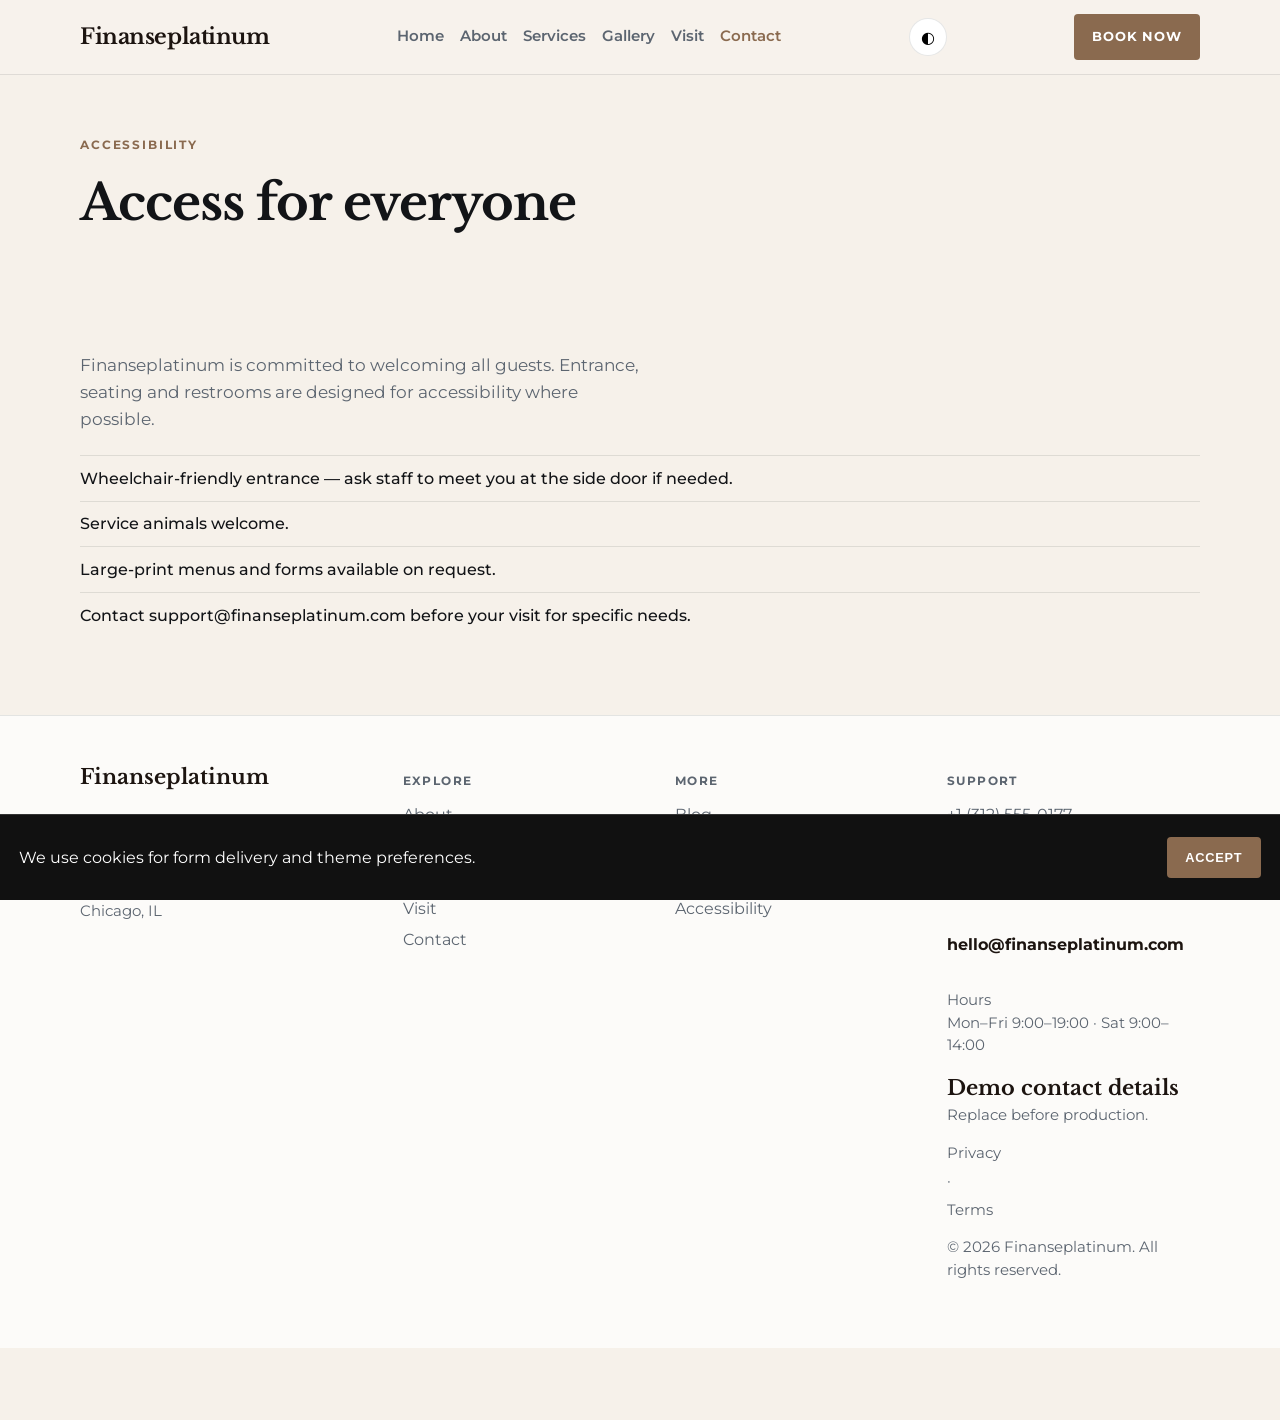
<file: accessibility.html>
<!DOCTYPE html>
<html lang="en">
<head>
  <meta charset="UTF-8" />
  <meta name="viewport" content="width=device-width, initial-scale=1" />
  <title>Accessibility | Finanseplatinum</title>
  <meta name="description" content="Accessibility statement" />
  <meta property="og:title" content="Accessibility | Finanseplatinum" />
  <meta property="og:description" content="Accessibility statement" />
  <meta property="og:type" content="website" />
  <meta name="twitter:card" content="summary_large_image" />
  <meta name="twitter:title" content="Accessibility | Finanseplatinum" />
  <meta name="twitter:description" content="Accessibility statement" />
  <meta property="og:image" content="assets/img-1.jpg" />
  <meta name="twitter:image" content="assets/img-1.jpg" />
  <meta property="og:url" content="https://finanseplatinum.github.io" />
  <script type="application/ld+json">{"@context": "https://schema.org", "@type": "LocalBusiness", "name": "Finanseplatinum", "description": "Scripts filled carefully, advice at the counter.", "url": "https://finanseplatinum.github.io", "image": "assets/img-1.jpg"}</script>
<script type="application/ld+json">{"@context": "https://schema.org", "@type": "FAQPage", "mainEntity": [{"@type": "Question", "name": "Where are you?", "acceptedAnswer": {"@type": "Answer", "text": "401 W Division St, Chicago, IL. See the map on Visit."}}, {"@type": "Question", "name": "How do I reach support?", "acceptedAnswer": {"@type": "Answer", "text": "Use the Contact form or email support@finanseplatinum.com. We reply during open hours."}}, {"@type": "Question", "name": "How do I book?", "acceptedAnswer": {"@type": "Answer", "text": "Send a message on Contact, email bookings@finanseplatinum.com, or call +1 (312) 555-0177."}}, {"@type": "Question", "name": "Are prices current?", "acceptedAnswer": {"@type": "Answer", "text": "Listed prices are current and may shift with seasons — we update this site when they do."}}, {"@type": "Question", "name": "Do you take groups?", "acceptedAnswer": {"@type": "Answer", "text": "Yes for many bookings — tell us the size and date and we'll confirm what Finanseplatinum can host."}}, {"@type": "Question", "name": "What should I bring?", "acceptedAnswer": {"@type": "Answer", "text": "Just yourself (and any notes on allergies, sizes, or preferences). We'll handle the rest."}}, {"@type": "Question", "name": "Do you offer gift cards?", "acceptedAnswer": {"@type": "Answer", "text": "Yes — see our Gift Cards page for digital and in-store options."}}, {"@type": "Question", "name": "Can I book for someone else?", "acceptedAnswer": {"@type": "Answer", "text": "Yes — include their name and preferences in the contact form."}}, {"@type": "Question", "name": "Is parking available?", "acceptedAnswer": {"@type": "Answer", "text": "See Locations for the branch closest to you in Chicago."}}, {"@type": "Question", "name": "Do you take walk-ins at Finanseplatinum?", "acceptedAnswer": {"@type": "Answer", "text": "Yes when capacity allows — check Visit for peak hours."}}, {"@type": "Question", "name": "Do you host private events?", "acceptedAnswer": {"@type": "Answer", "text": "Contact us with date, headcount and services preferences."}}, {"@type": "Question", "name": "Where can I read updates?", "acceptedAnswer": {"@type": "Answer", "text": "Blog and Journal pages publish changes before social media."}}, {"@type": "Question", "name": "How do I join the team?", "acceptedAnswer": {"@type": "Answer", "text": "Open roles are listed on Careers — we reply to every application."}}, {"@type": "Question", "name": "Is the space accessible?", "acceptedAnswer": {"@type": "Answer", "text": "See our Accessibility page for entrance, seating and restroom notes."}}]}</script>
<script type="application/ld+json">{"@context": "https://schema.org", "@type": "WebSite", "name": "Finanseplatinum", "url": "https://finanseplatinum.github.io", "description": "Scripts filled carefully, advice at the counter."}</script>
  <link rel="alternate" hreflang="en" href="index.html" />
  <link rel="alternate" hreflang="x-default" href="index.html" />
  <meta name="theme-color" content="#111111" />
  <link rel="preconnect" href="https://fonts.googleapis.com" />
  <link rel="preconnect" href="https://fonts.gstatic.com" crossorigin />
  <link href="https://fonts.googleapis.com/css2?family=Libre+Baskerville:wght@700&family=Montserrat:wght@400;500;600;700&display=swap" rel="stylesheet" />
  <link rel="stylesheet" href="styles.css" />
  <link rel="icon" href="favicon.svg" type="image/svg+xml" />
</head>
<body>

  <header class="top">
    <div class="shell bar">
      <a class="logo" href="index.html">Finanseplatinum</a>
      <button class="nav-toggle" type="button" aria-label="Open menu" data-nav-toggle>
        <span></span><span></span><span></span>
      </button>
      <nav data-nav><a href="index.html">Home</a><a href="about.html">About</a><a href="offerings.html">Services</a><a href="gallery.html">Gallery</a><a href="visit.html">Visit</a><a href="contact.html" class="on">Contact</a></nav>
      <button type="button" class="theme-toggle" data-theme-toggle aria-label="Toggle dark mode">◐</button>
      <a class="cta" href="contact.html" data-open-book>Book now</a>
    </div>
  </header>  <main class="page">
    <section class="page-hero"><div class="shell">
      <p class="eyebrow">Accessibility</p>
      <h1>Access for everyone</h1>
    </div></section>
    <section class="block"><div class="shell prose-block">
      <p class="lead">Finanseplatinum is committed to welcoming all guests. Entrance, seating and restrooms are designed for accessibility where possible.</p>
      <ul class="checks">
        <li>Wheelchair-friendly entrance — ask staff to meet you at the side door if needed.</li>
        <li>Service animals welcome.</li>
        <li>Large-print menus and forms available on request.</li>
        <li>Contact support@finanseplatinum.com before your visit for specific needs.</li>
      </ul>
    </div></section>
  </main>
  <footer class="foot">
    <div class="shell foot-grid">
      <div>
        <strong>Finanseplatinum</strong>
        <p>Scripts filled carefully, advice at the counter.</p>
        <p class="foot-meta">401 W Division St<br/>Chicago, IL</p>
      </div>
      <div>
        <p class="fh">Explore</p>
        <a href="about.html">About</a><a href="offerings.html">Services</a><a href="gallery.html">Gallery</a><a href="visit.html">Visit</a><a href="contact.html">Contact</a>
      </div>
      <div>
        <p class="fh">More</p>
        <a href="blog.html">Blog</a><a href="faq.html">Faq</a><a href="pricing.html">Pricing</a><a href="accessibility.html">Accessibility</a>
      </div>
      <div>
        <p class="fh">Support</p>
        <a href="tel:+13125550177">+1 (312) 555-0177</a>
        <p class="mail-plain">support@finanseplatinum.com</p>
        <p class="mail-plain">hello@finanseplatinum.com</p>
        <p class="foot-meta">Hours<br/>Mon–Fri 9:00–19:00 · Sat 9:00–14:00</p>
        <p class="foot-meta"><strong>Demo contact details</strong><br/>Replace before production.</p>
        <p class="foot-meta"><a href="privacy.html">Privacy</a> · <a href="terms.html">Terms</a></p>
        <p class="foot-meta">© 2026 Finanseplatinum. All rights reserved.</p>
      </div>
    </div>
  </footer>
  <div class="cookie-bar" data-cookie-bar hidden>
    <p>We use cookies for form delivery and theme preferences.</p>
    <button type="button" class="btn solid" data-cookie-accept>Accept</button>
  </div>
  <div class="mobile-cta">
    <a href="tel:+13125550177">Call</a>
    <button type="button" data-open-book>Book</button>
    <a href="visit.html">Map</a>
  </div>
  <div class="toast" data-toast hidden></div>

  <div class="modal" data-book-modal hidden>
    <div class="modal-card">
      <button class="modal-close" type="button" data-close-book aria-label="Close">×</button>
      <p class="eyebrow">Quick request</p>
      <h3>Contact Finanseplatinum</h3>
      <p class="lead">Send the essentials and we will reply by email.</p>
      <form class="contact-form compact" data-quick-book data-support="support@finanseplatinum.com">
        <label>Name<input name="name" required placeholder="Your name" /></label>
        <label>Email<input type="email" name="email" required placeholder="you@email.com" /></label>
        <label>Timing<input name="when" required placeholder="Preferred date or timeline" /></label>
        <label>Notes<textarea name="message" rows="3" placeholder="Project, product, service or other details…"></textarea></label>
        <button class="btn solid" type="submit">Book</button>
      </form>
    </div>
  </div>

  <div class="lightbox" data-lightbox hidden>
    <button class="modal-close" type="button" data-lightbox-close aria-label="Close">×</button>
    <img data-lightbox-img alt="" />
    <div class="lightbox-nav">
      <button type="button" data-lightbox-prev>‹</button>
      <button type="button" data-lightbox-next>›</button>
    </div>
  </div>
  <script src="site.js"></script>
</body></html>
</file>
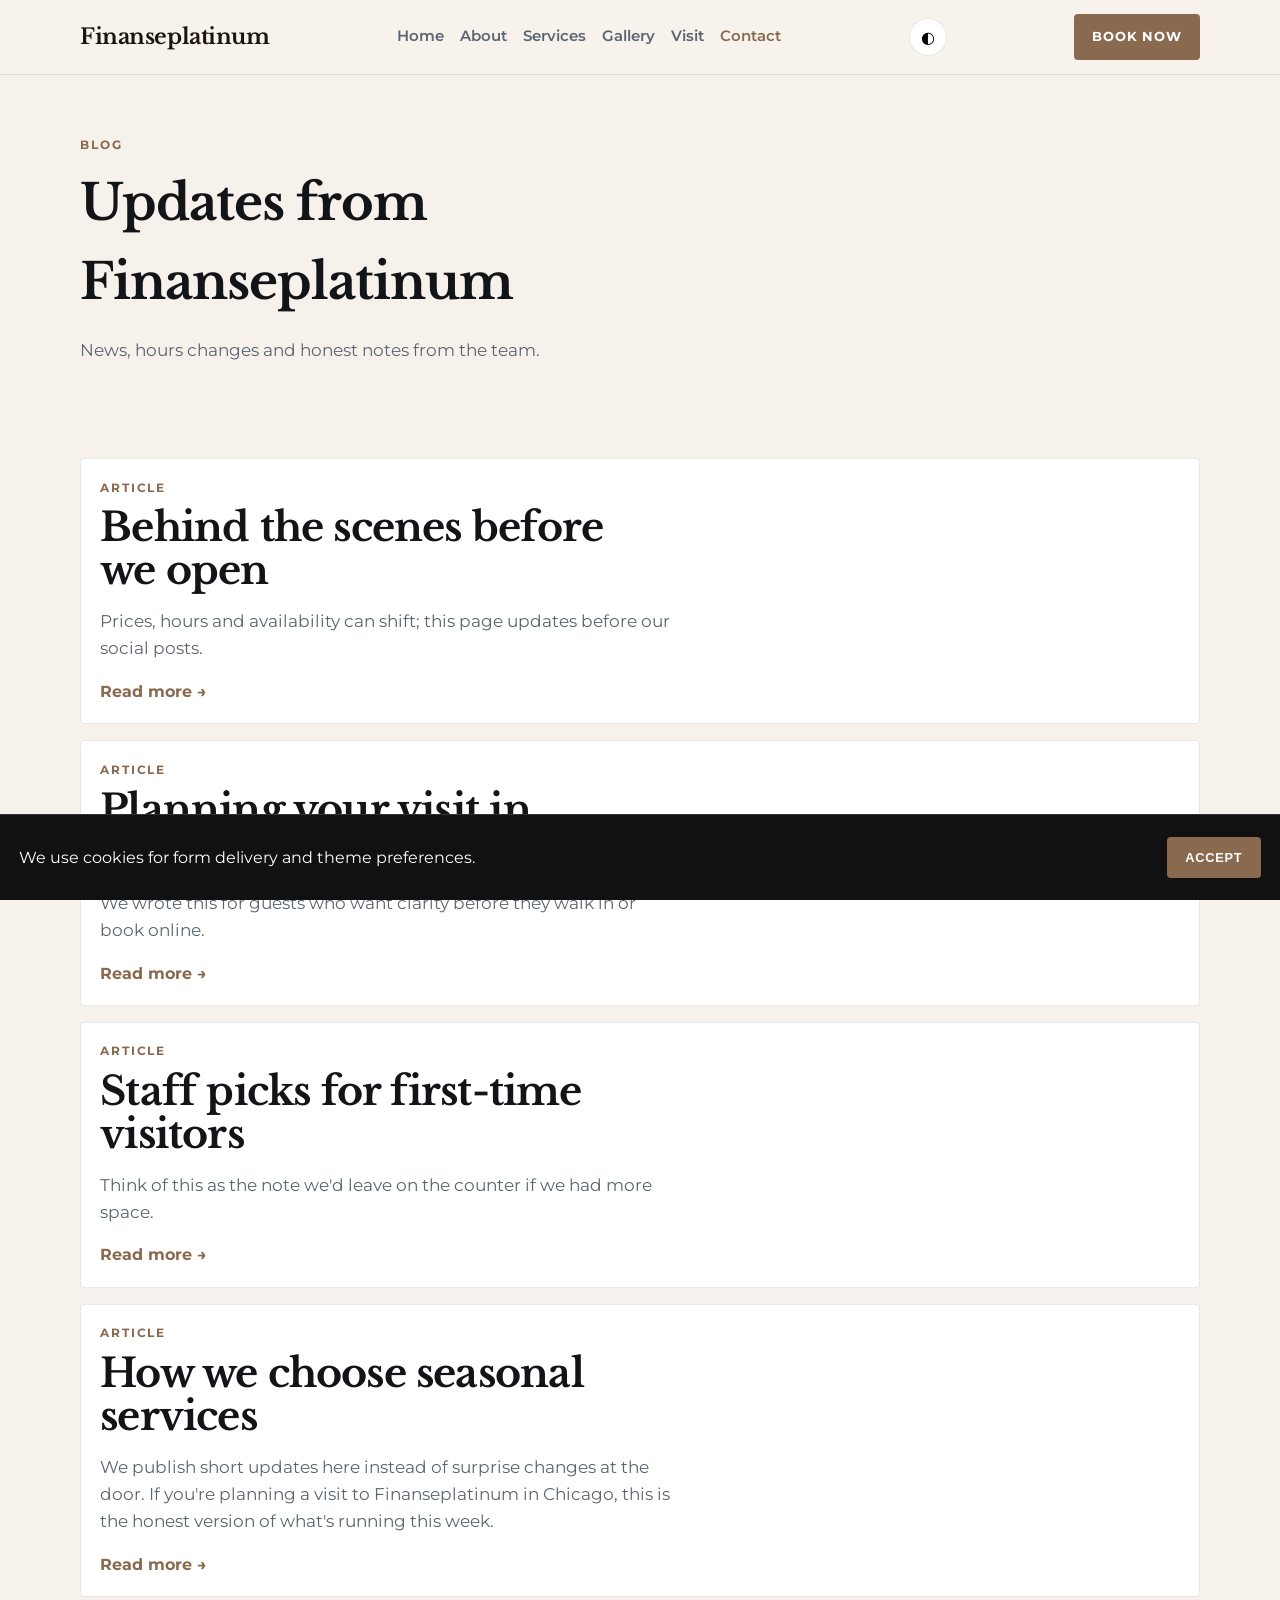
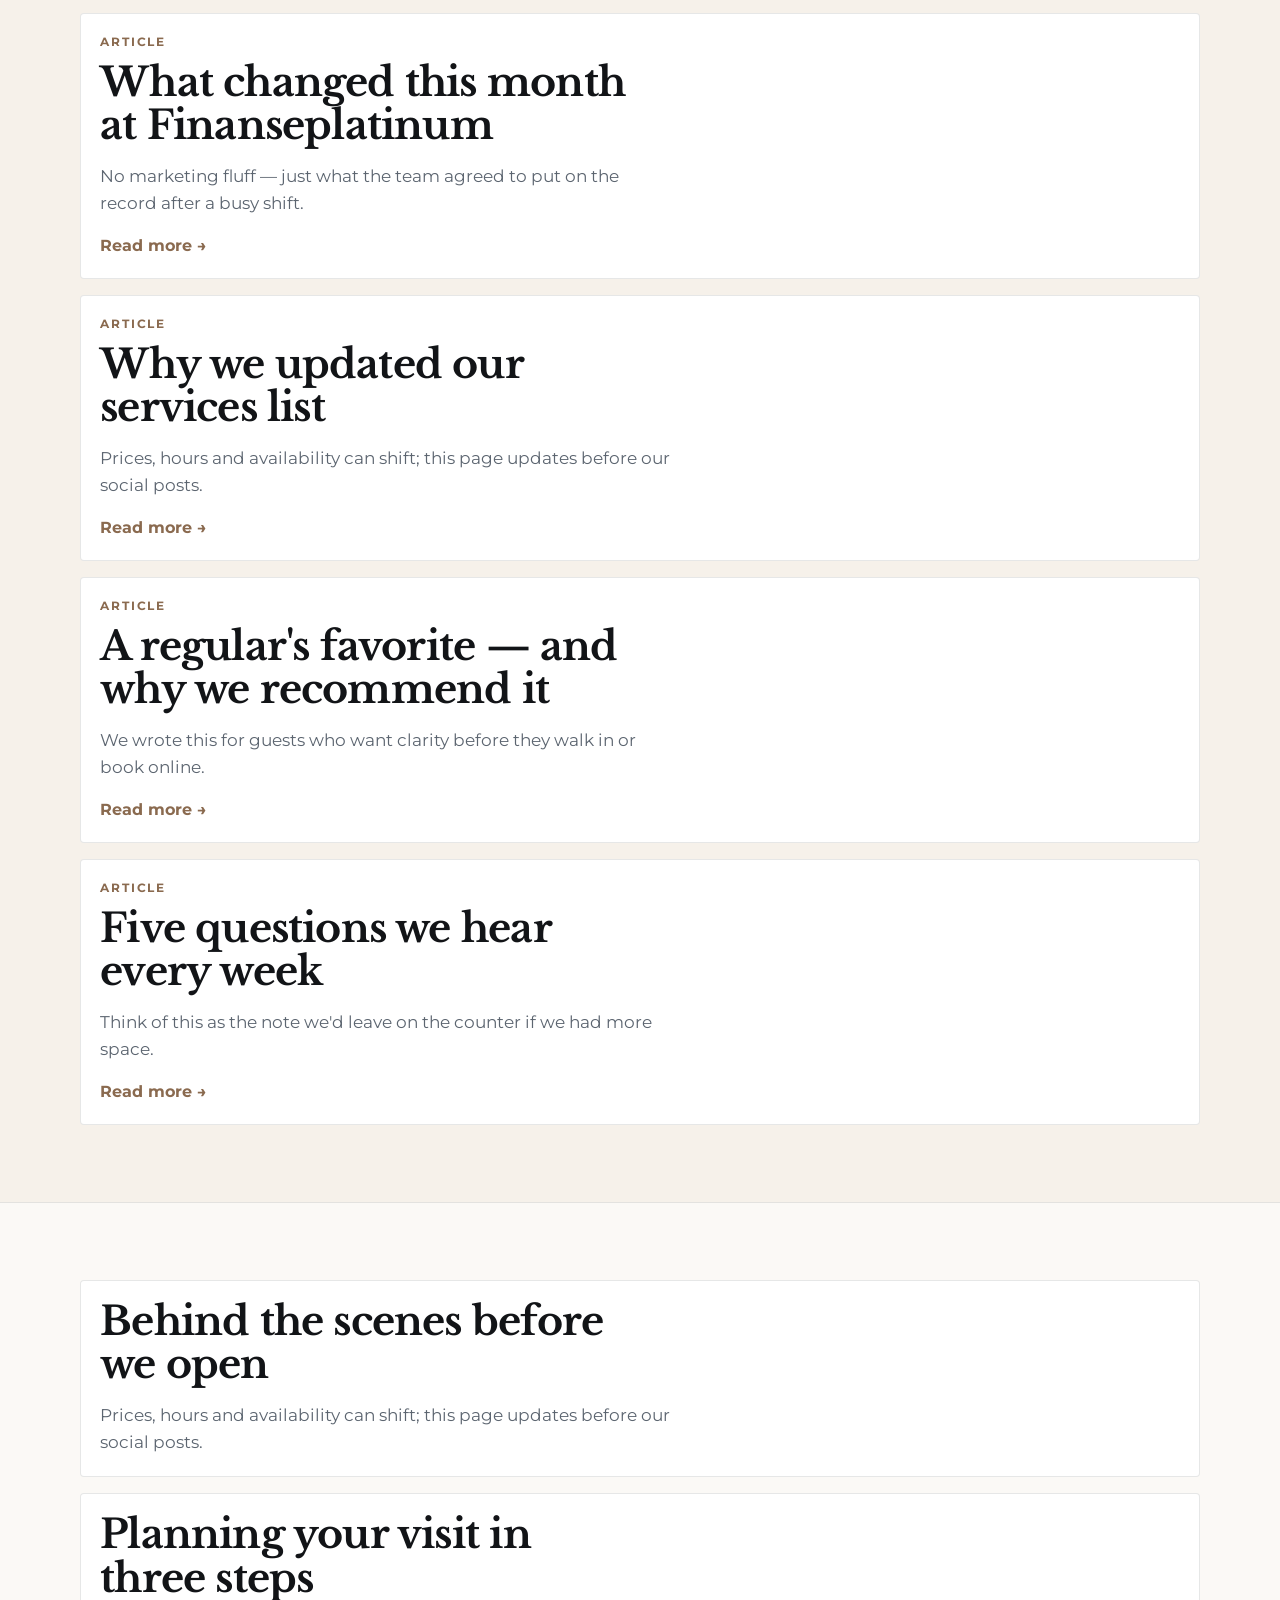
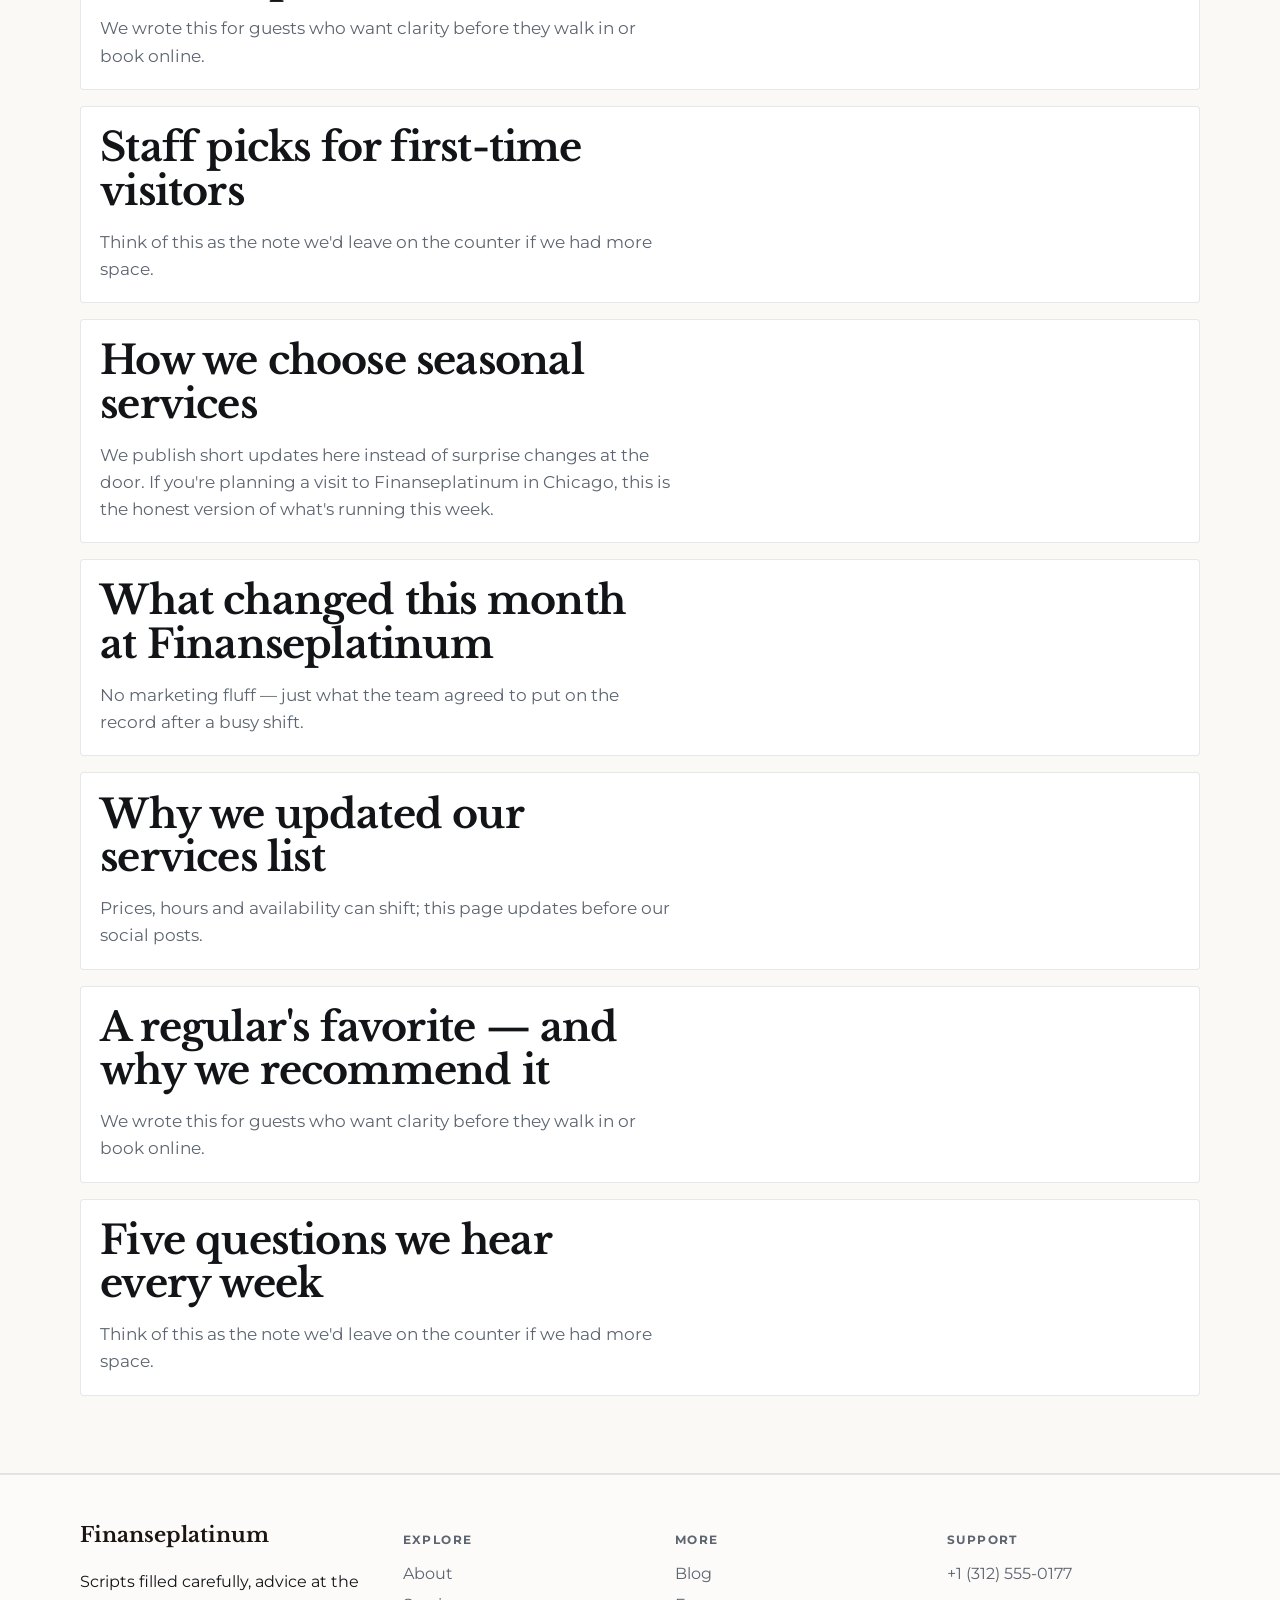
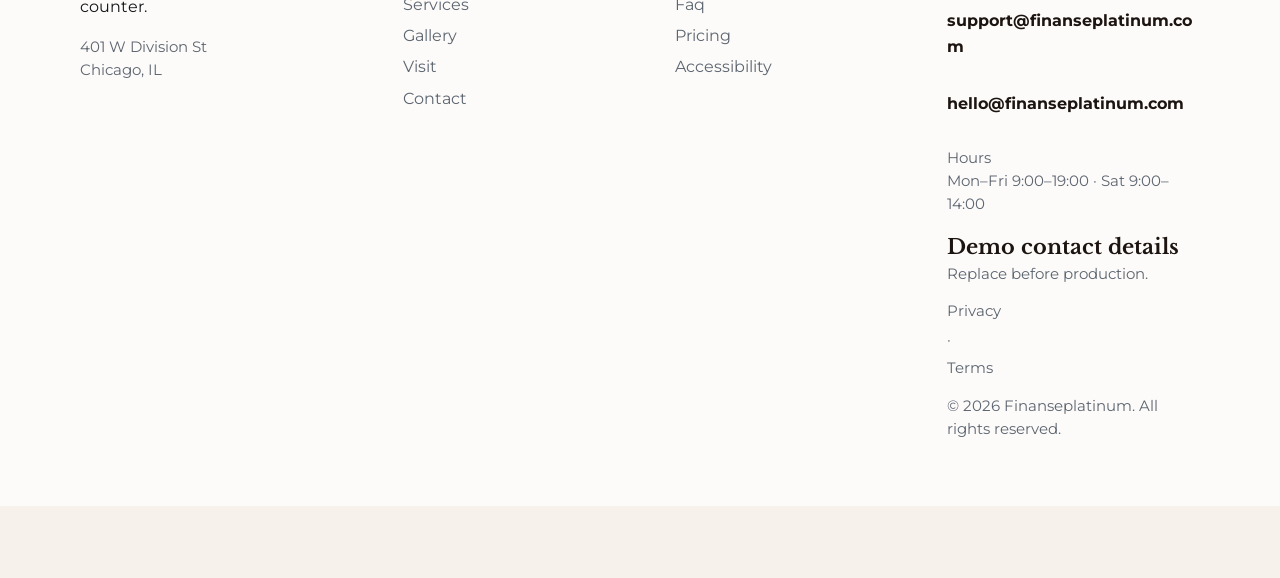
<file: blog.html>
<!DOCTYPE html>
<html lang="en">
<head>
  <meta charset="UTF-8" />
  <meta name="viewport" content="width=device-width, initial-scale=1" />
  <title>Blog | Finanseplatinum</title>
  <meta name="description" content="News from Finanseplatinum" />
  <meta property="og:title" content="Blog | Finanseplatinum" />
  <meta property="og:description" content="News from Finanseplatinum" />
  <meta property="og:type" content="website" />
  <meta name="twitter:card" content="summary_large_image" />
  <meta name="twitter:title" content="Blog | Finanseplatinum" />
  <meta name="twitter:description" content="News from Finanseplatinum" />
  <meta property="og:image" content="assets/img-1.jpg" />
  <meta name="twitter:image" content="assets/img-1.jpg" />
  <meta property="og:url" content="https://finanseplatinum.github.io" />
  <script type="application/ld+json">{"@context": "https://schema.org", "@type": "LocalBusiness", "name": "Finanseplatinum", "description": "Scripts filled carefully, advice at the counter.", "url": "https://finanseplatinum.github.io", "image": "assets/img-1.jpg"}</script>
<script type="application/ld+json">{"@context": "https://schema.org", "@type": "FAQPage", "mainEntity": [{"@type": "Question", "name": "Where are you?", "acceptedAnswer": {"@type": "Answer", "text": "401 W Division St, Chicago, IL. See the map on Visit."}}, {"@type": "Question", "name": "How do I reach support?", "acceptedAnswer": {"@type": "Answer", "text": "Use the Contact form or email support@finanseplatinum.com. We reply during open hours."}}, {"@type": "Question", "name": "How do I book?", "acceptedAnswer": {"@type": "Answer", "text": "Send a message on Contact, email bookings@finanseplatinum.com, or call +1 (312) 555-0177."}}, {"@type": "Question", "name": "Are prices current?", "acceptedAnswer": {"@type": "Answer", "text": "Listed prices are current and may shift with seasons — we update this site when they do."}}, {"@type": "Question", "name": "Do you take groups?", "acceptedAnswer": {"@type": "Answer", "text": "Yes for many bookings — tell us the size and date and we'll confirm what Finanseplatinum can host."}}, {"@type": "Question", "name": "What should I bring?", "acceptedAnswer": {"@type": "Answer", "text": "Just yourself (and any notes on allergies, sizes, or preferences). We'll handle the rest."}}, {"@type": "Question", "name": "Do you offer gift cards?", "acceptedAnswer": {"@type": "Answer", "text": "Yes — see our Gift Cards page for digital and in-store options."}}, {"@type": "Question", "name": "Can I book for someone else?", "acceptedAnswer": {"@type": "Answer", "text": "Yes — include their name and preferences in the contact form."}}, {"@type": "Question", "name": "Is parking available?", "acceptedAnswer": {"@type": "Answer", "text": "See Locations for the branch closest to you in Chicago."}}, {"@type": "Question", "name": "Do you take walk-ins at Finanseplatinum?", "acceptedAnswer": {"@type": "Answer", "text": "Yes when capacity allows — check Visit for peak hours."}}, {"@type": "Question", "name": "Do you host private events?", "acceptedAnswer": {"@type": "Answer", "text": "Contact us with date, headcount and services preferences."}}, {"@type": "Question", "name": "Where can I read updates?", "acceptedAnswer": {"@type": "Answer", "text": "Blog and Journal pages publish changes before social media."}}, {"@type": "Question", "name": "How do I join the team?", "acceptedAnswer": {"@type": "Answer", "text": "Open roles are listed on Careers — we reply to every application."}}, {"@type": "Question", "name": "Is the space accessible?", "acceptedAnswer": {"@type": "Answer", "text": "See our Accessibility page for entrance, seating and restroom notes."}}]}</script>
<script type="application/ld+json">{"@context": "https://schema.org", "@type": "WebSite", "name": "Finanseplatinum", "url": "https://finanseplatinum.github.io", "description": "Scripts filled carefully, advice at the counter."}</script>
  <link rel="alternate" hreflang="en" href="index.html" />
  <link rel="alternate" hreflang="x-default" href="index.html" />
  <meta name="theme-color" content="#111111" />
  <link rel="preconnect" href="https://fonts.googleapis.com" />
  <link rel="preconnect" href="https://fonts.gstatic.com" crossorigin />
  <link href="https://fonts.googleapis.com/css2?family=Libre+Baskerville:wght@700&family=Montserrat:wght@400;500;600;700&display=swap" rel="stylesheet" />
  <link rel="stylesheet" href="styles.css" />
  <link rel="icon" href="favicon.svg" type="image/svg+xml" />
</head>
<body>

  <header class="top">
    <div class="shell bar">
      <a class="logo" href="index.html">Finanseplatinum</a>
      <button class="nav-toggle" type="button" aria-label="Open menu" data-nav-toggle>
        <span></span><span></span><span></span>
      </button>
      <nav data-nav><a href="index.html">Home</a><a href="about.html">About</a><a href="offerings.html">Services</a><a href="gallery.html">Gallery</a><a href="visit.html">Visit</a><a href="contact.html" class="on">Contact</a></nav>
      <button type="button" class="theme-toggle" data-theme-toggle aria-label="Toggle dark mode">◐</button>
      <a class="cta" href="contact.html" data-open-book>Book now</a>
    </div>
  </header>  <main class="page">
    <section class="page-hero"><div class="shell">
      <p class="eyebrow">Blog</p>
      <h1>Updates from Finanseplatinum</h1>
      <p class="lead">News, hours changes and honest notes from the team.</p>
    </div></section>
    <section class="block"><div class="shell journal-stack"><article class="journal-entry reveal">
      <p class="eyebrow">Article</p>
      <h2><a href="#post-0">Behind the scenes before we open</a></h2>
      <p class="lead">Prices, hours and availability can shift; this page updates before our social posts.</p>
      <a class="textlink" href="#post-0">Read more →</a>
    </article><article class="journal-entry reveal">
      <p class="eyebrow">Article</p>
      <h2><a href="#post-1">Planning your visit in three steps</a></h2>
      <p class="lead">We wrote this for guests who want clarity before they walk in or book online.</p>
      <a class="textlink" href="#post-1">Read more →</a>
    </article><article class="journal-entry reveal">
      <p class="eyebrow">Article</p>
      <h2><a href="#post-2">Staff picks for first-time visitors</a></h2>
      <p class="lead">Think of this as the note we&#x27;d leave on the counter if we had more space.</p>
      <a class="textlink" href="#post-2">Read more →</a>
    </article><article class="journal-entry reveal">
      <p class="eyebrow">Article</p>
      <h2><a href="#post-3">How we choose seasonal services</a></h2>
      <p class="lead">We publish short updates here instead of surprise changes at the door. If you&#x27;re planning a visit to Finanseplatinum in Chicago, this is the honest version of what&#x27;s running this week.</p>
      <a class="textlink" href="#post-3">Read more →</a>
    </article><article class="journal-entry reveal">
      <p class="eyebrow">Article</p>
      <h2><a href="#post-4">What changed this month at Finanseplatinum</a></h2>
      <p class="lead">No marketing fluff — just what the team agreed to put on the record after a busy shift.</p>
      <a class="textlink" href="#post-4">Read more →</a>
    </article><article class="journal-entry reveal">
      <p class="eyebrow">Article</p>
      <h2><a href="#post-5">Why we updated our services list</a></h2>
      <p class="lead">Prices, hours and availability can shift; this page updates before our social posts.</p>
      <a class="textlink" href="#post-5">Read more →</a>
    </article><article class="journal-entry reveal">
      <p class="eyebrow">Article</p>
      <h2><a href="#post-6">A regular&#x27;s favorite — and why we recommend it</a></h2>
      <p class="lead">We wrote this for guests who want clarity before they walk in or book online.</p>
      <a class="textlink" href="#post-6">Read more →</a>
    </article><article class="journal-entry reveal">
      <p class="eyebrow">Article</p>
      <h2><a href="#post-7">Five questions we hear every week</a></h2>
      <p class="lead">Think of this as the note we&#x27;d leave on the counter if we had more space.</p>
      <a class="textlink" href="#post-7">Read more →</a>
    </article></div></section>
    <section class="block tint"><div class="shell journal-stack"><article id="post-0" class="journal-entry reveal">
      <h2>Behind the scenes before we open</h2>
      <p class="lead">Prices, hours and availability can shift; this page updates before our social posts.</p>
    </article><article id="post-1" class="journal-entry reveal">
      <h2>Planning your visit in three steps</h2>
      <p class="lead">We wrote this for guests who want clarity before they walk in or book online.</p>
    </article><article id="post-2" class="journal-entry reveal">
      <h2>Staff picks for first-time visitors</h2>
      <p class="lead">Think of this as the note we&#x27;d leave on the counter if we had more space.</p>
    </article><article id="post-3" class="journal-entry reveal">
      <h2>How we choose seasonal services</h2>
      <p class="lead">We publish short updates here instead of surprise changes at the door. If you&#x27;re planning a visit to Finanseplatinum in Chicago, this is the honest version of what&#x27;s running this week.</p>
    </article><article id="post-4" class="journal-entry reveal">
      <h2>What changed this month at Finanseplatinum</h2>
      <p class="lead">No marketing fluff — just what the team agreed to put on the record after a busy shift.</p>
    </article><article id="post-5" class="journal-entry reveal">
      <h2>Why we updated our services list</h2>
      <p class="lead">Prices, hours and availability can shift; this page updates before our social posts.</p>
    </article><article id="post-6" class="journal-entry reveal">
      <h2>A regular&#x27;s favorite — and why we recommend it</h2>
      <p class="lead">We wrote this for guests who want clarity before they walk in or book online.</p>
    </article><article id="post-7" class="journal-entry reveal">
      <h2>Five questions we hear every week</h2>
      <p class="lead">Think of this as the note we&#x27;d leave on the counter if we had more space.</p>
    </article></div></section>
  </main>
  <footer class="foot">
    <div class="shell foot-grid">
      <div>
        <strong>Finanseplatinum</strong>
        <p>Scripts filled carefully, advice at the counter.</p>
        <p class="foot-meta">401 W Division St<br/>Chicago, IL</p>
      </div>
      <div>
        <p class="fh">Explore</p>
        <a href="about.html">About</a><a href="offerings.html">Services</a><a href="gallery.html">Gallery</a><a href="visit.html">Visit</a><a href="contact.html">Contact</a>
      </div>
      <div>
        <p class="fh">More</p>
        <a href="blog.html">Blog</a><a href="faq.html">Faq</a><a href="pricing.html">Pricing</a><a href="accessibility.html">Accessibility</a>
      </div>
      <div>
        <p class="fh">Support</p>
        <a href="tel:+13125550177">+1 (312) 555-0177</a>
        <p class="mail-plain">support@finanseplatinum.com</p>
        <p class="mail-plain">hello@finanseplatinum.com</p>
        <p class="foot-meta">Hours<br/>Mon–Fri 9:00–19:00 · Sat 9:00–14:00</p>
        <p class="foot-meta"><strong>Demo contact details</strong><br/>Replace before production.</p>
        <p class="foot-meta"><a href="privacy.html">Privacy</a> · <a href="terms.html">Terms</a></p>
        <p class="foot-meta">© 2026 Finanseplatinum. All rights reserved.</p>
      </div>
    </div>
  </footer>
  <div class="cookie-bar" data-cookie-bar hidden>
    <p>We use cookies for form delivery and theme preferences.</p>
    <button type="button" class="btn solid" data-cookie-accept>Accept</button>
  </div>
  <div class="mobile-cta">
    <a href="tel:+13125550177">Call</a>
    <button type="button" data-open-book>Book</button>
    <a href="visit.html">Map</a>
  </div>
  <div class="toast" data-toast hidden></div>

  <div class="modal" data-book-modal hidden>
    <div class="modal-card">
      <button class="modal-close" type="button" data-close-book aria-label="Close">×</button>
      <p class="eyebrow">Quick request</p>
      <h3>Contact Finanseplatinum</h3>
      <p class="lead">Send the essentials and we will reply by email.</p>
      <form class="contact-form compact" data-quick-book data-support="support@finanseplatinum.com">
        <label>Name<input name="name" required placeholder="Your name" /></label>
        <label>Email<input type="email" name="email" required placeholder="you@email.com" /></label>
        <label>Timing<input name="when" required placeholder="Preferred date or timeline" /></label>
        <label>Notes<textarea name="message" rows="3" placeholder="Project, product, service or other details…"></textarea></label>
        <button class="btn solid" type="submit">Book</button>
      </form>
    </div>
  </div>

  <div class="lightbox" data-lightbox hidden>
    <button class="modal-close" type="button" data-lightbox-close aria-label="Close">×</button>
    <img data-lightbox-img alt="" />
    <div class="lightbox-nav">
      <button type="button" data-lightbox-prev>‹</button>
      <button type="button" data-lightbox-next>›</button>
    </div>
  </div>
  <script src="site.js"></script>
</body></html>
</file>
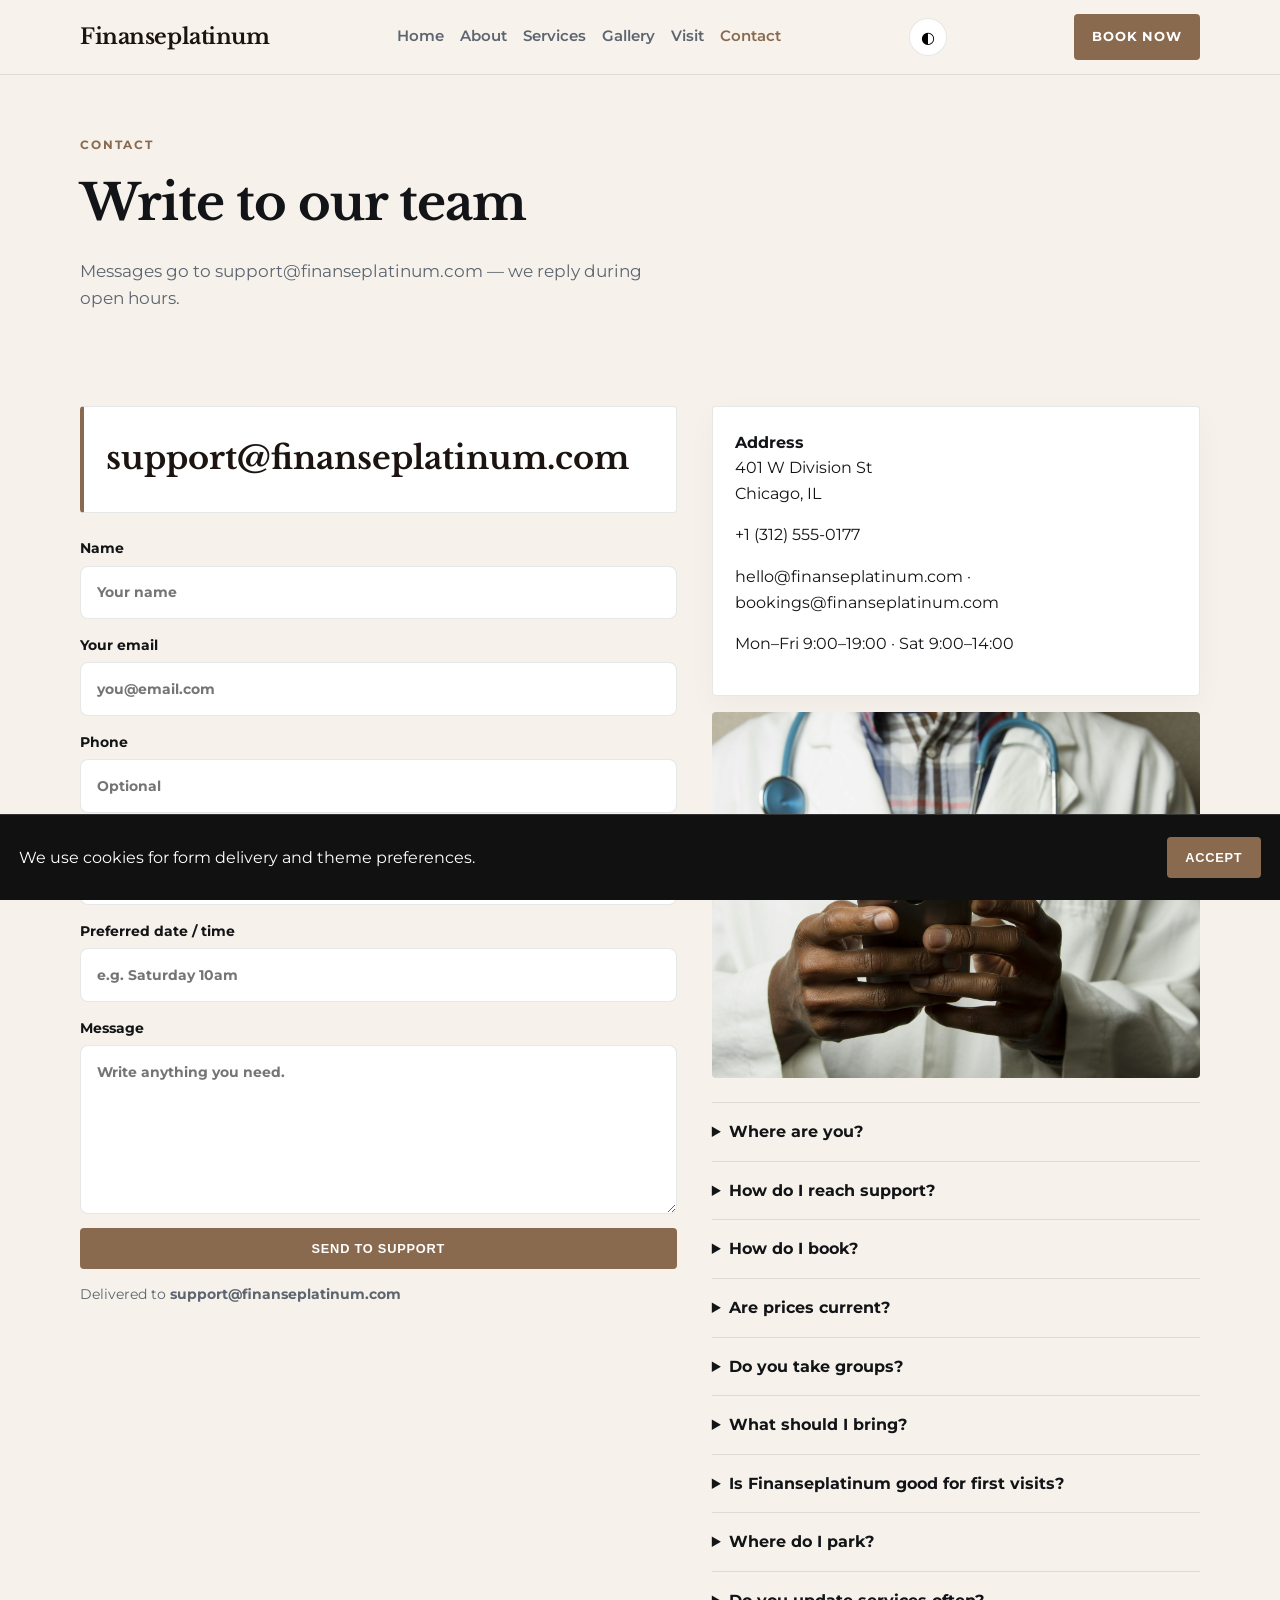
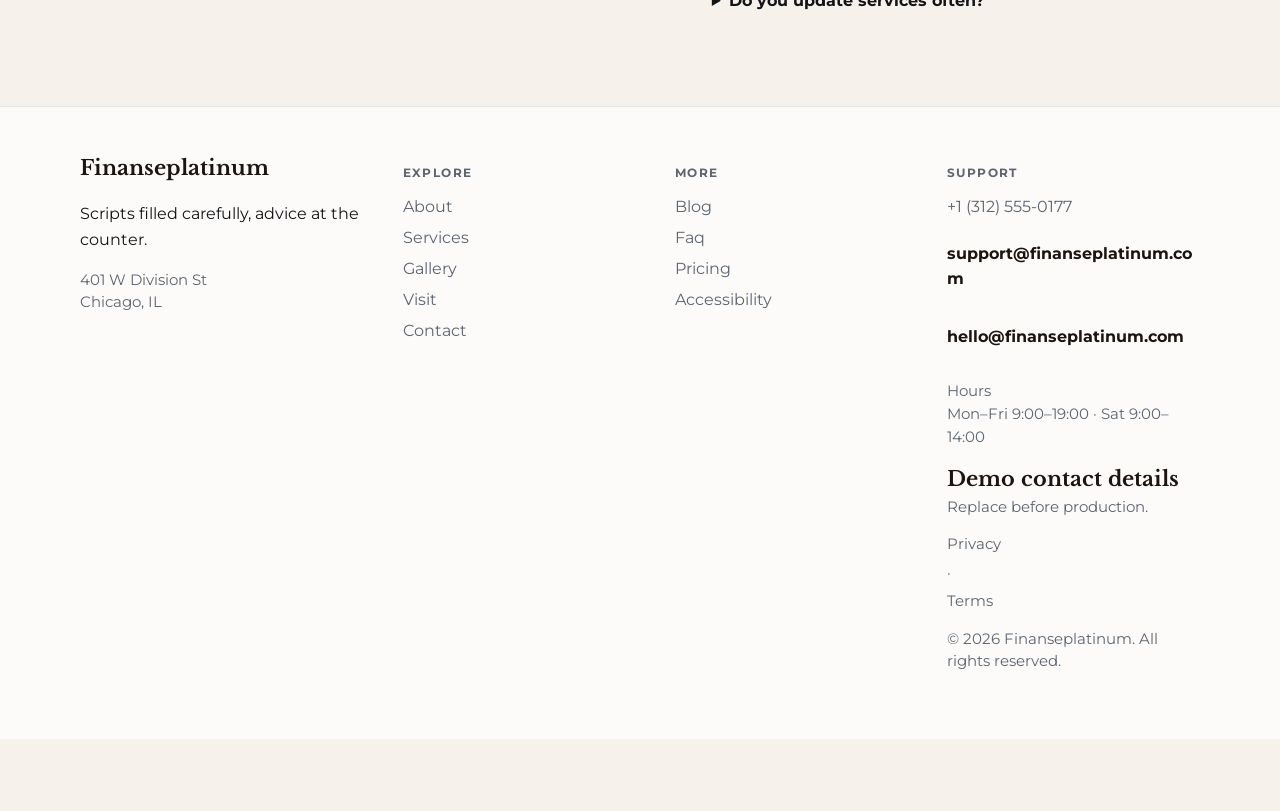
<file: contact.html>
<!DOCTYPE html>
<html lang="en">
<head>
  <meta charset="UTF-8" />
  <meta name="viewport" content="width=device-width, initial-scale=1" />
  <title>Contact | Finanseplatinum</title>
  <meta name="description" content="Contact Finanseplatinum" />
  <meta property="og:title" content="Contact | Finanseplatinum" />
  <meta property="og:description" content="Contact Finanseplatinum" />
  <meta property="og:type" content="website" />
  <meta name="twitter:card" content="summary_large_image" />
  <meta name="twitter:title" content="Contact | Finanseplatinum" />
  <meta name="twitter:description" content="Contact Finanseplatinum" />
  <meta property="og:image" content="assets/img-1.jpg" />
  <meta name="twitter:image" content="assets/img-1.jpg" />
  <meta property="og:url" content="https://finanseplatinum.github.io" />
  <script type="application/ld+json">{"@context": "https://schema.org", "@type": "LocalBusiness", "name": "Finanseplatinum", "description": "Scripts filled carefully, advice at the counter.", "url": "https://finanseplatinum.github.io", "image": "assets/img-1.jpg"}</script>
<script type="application/ld+json">{"@context": "https://schema.org", "@type": "FAQPage", "mainEntity": [{"@type": "Question", "name": "Where are you?", "acceptedAnswer": {"@type": "Answer", "text": "401 W Division St, Chicago, IL. See the map on Visit."}}, {"@type": "Question", "name": "How do I reach support?", "acceptedAnswer": {"@type": "Answer", "text": "Use the Contact form or email support@finanseplatinum.com. We reply during open hours."}}, {"@type": "Question", "name": "How do I book?", "acceptedAnswer": {"@type": "Answer", "text": "Send a message on Contact, email bookings@finanseplatinum.com, or call +1 (312) 555-0177."}}, {"@type": "Question", "name": "Are prices current?", "acceptedAnswer": {"@type": "Answer", "text": "Listed prices are current and may shift with seasons — we update this site when they do."}}, {"@type": "Question", "name": "Do you take groups?", "acceptedAnswer": {"@type": "Answer", "text": "Yes for many bookings — tell us the size and date and we'll confirm what Finanseplatinum can host."}}, {"@type": "Question", "name": "What should I bring?", "acceptedAnswer": {"@type": "Answer", "text": "Just yourself (and any notes on allergies, sizes, or preferences). We'll handle the rest."}}, {"@type": "Question", "name": "Do you offer gift cards?", "acceptedAnswer": {"@type": "Answer", "text": "Yes — see our Gift Cards page for digital and in-store options."}}, {"@type": "Question", "name": "Can I book for someone else?", "acceptedAnswer": {"@type": "Answer", "text": "Yes — include their name and preferences in the contact form."}}, {"@type": "Question", "name": "Is parking available?", "acceptedAnswer": {"@type": "Answer", "text": "See Locations for the branch closest to you in Chicago."}}, {"@type": "Question", "name": "Do you take walk-ins at Finanseplatinum?", "acceptedAnswer": {"@type": "Answer", "text": "Yes when capacity allows — check Visit for peak hours."}}, {"@type": "Question", "name": "Do you host private events?", "acceptedAnswer": {"@type": "Answer", "text": "Contact us with date, headcount and services preferences."}}, {"@type": "Question", "name": "Where can I read updates?", "acceptedAnswer": {"@type": "Answer", "text": "Blog and Journal pages publish changes before social media."}}, {"@type": "Question", "name": "How do I join the team?", "acceptedAnswer": {"@type": "Answer", "text": "Open roles are listed on Careers — we reply to every application."}}, {"@type": "Question", "name": "Is the space accessible?", "acceptedAnswer": {"@type": "Answer", "text": "See our Accessibility page for entrance, seating and restroom notes."}}]}</script>
<script type="application/ld+json">{"@context": "https://schema.org", "@type": "WebSite", "name": "Finanseplatinum", "url": "https://finanseplatinum.github.io", "description": "Scripts filled carefully, advice at the counter."}</script>
  <link rel="alternate" hreflang="en" href="index.html" />
  <link rel="alternate" hreflang="x-default" href="index.html" />
  <meta name="theme-color" content="#111111" />
  <link rel="preconnect" href="https://fonts.googleapis.com" />
  <link rel="preconnect" href="https://fonts.gstatic.com" crossorigin />
  <link href="https://fonts.googleapis.com/css2?family=Libre+Baskerville:wght@700&family=Montserrat:wght@400;500;600;700&display=swap" rel="stylesheet" />
  <link rel="stylesheet" href="styles.css" />
  <link rel="icon" href="favicon.svg" type="image/svg+xml" />
</head>
<body>

  <header class="top">
    <div class="shell bar">
      <a class="logo" href="index.html">Finanseplatinum</a>
      <button class="nav-toggle" type="button" aria-label="Open menu" data-nav-toggle>
        <span></span><span></span><span></span>
      </button>
      <nav data-nav><a href="index.html">Home</a><a href="about.html">About</a><a href="offerings.html">Services</a><a href="gallery.html">Gallery</a><a href="visit.html">Visit</a><a href="contact.html" class="on">Contact</a></nav>
      <button type="button" class="theme-toggle" data-theme-toggle aria-label="Toggle dark mode">◐</button>
      <a class="cta" href="contact.html" data-open-book>Book now</a>
    </div>
  </header>  <main class="page">
    <section class="page-hero"><div class="shell">
      <p class="eyebrow">Contact</p><h1>Write to our team</h1>
      <p class="lead">Messages go to support@finanseplatinum.com — we reply during open hours.</p>
    </div></section>
    <section class="block"><div class="shell contact-grid">
      <div><div class="support-banner"><p class="support-mail">support@finanseplatinum.com</p></div><form class="contact-form" data-contact data-support="support@finanseplatinum.com">
          <label>Name<input name="name" required placeholder="Your name" autocomplete="name" /></label>
          <label>Your email<input type="email" name="email" required placeholder="you@email.com" autocomplete="email" /></label>
          <label>Phone<input type="tel" name="phone" placeholder="Optional" autocomplete="tel" /></label>
          <label>Topic<select name="topic" required>
              <option value="Booking">Booking / reservation</option>
              <option value="Support">Support / question</option>
              <option value="Group">Group or event</option>
              <option value="Other">Something else</option>
            </select></label>
          <label>Preferred date / time<input name="when" placeholder="e.g. Saturday 10am" /></label>
          <label>Message<textarea name="message" rows="6" required placeholder="Write anything you need."></textarea></label>
          <button class="btn solid" type="submit">Send to support</button>
          <p class="form-note">Delivered to <strong>support@finanseplatinum.com</strong></p>
        </form>
      <div class="form-success" data-success hidden><h3>Message received</h3><button type="button" class="btn quiet" data-again>Send another</button></div></div>
      <div><div class="card stack-card">
      <p><strong>Address</strong><br/>401 W Division St<br/>Chicago, IL</p>
      <p><a href="tel:+13125550177">+1 (312) 555-0177</a></p>
      <p>hello@finanseplatinum.com · bookings@finanseplatinum.com</p><p>Mon–Fri 9:00–19:00 · Sat 9:00–14:00</p></div>
      <img class="solo" src="assets/img-7.jpg" alt="contact" style="margin-top:1rem" />
      <div class="faq" style="margin-top:1.5rem"><details><summary>Where are you?</summary><p>401 W Division St, Chicago, IL. See the map on Visit.</p></details>
<details><summary>How do I reach support?</summary><p>Use the Contact form or email support@finanseplatinum.com. We reply during open hours.</p></details>
<details><summary>How do I book?</summary><p>Send a message on Contact, email bookings@finanseplatinum.com, or call +1 (312) 555-0177.</p></details>
<details><summary>Are prices current?</summary><p>Listed prices are current and may shift with seasons — we update this site when they do.</p></details>
<details><summary>Do you take groups?</summary><p>Yes for many bookings — tell us the size and date and we'll confirm what Finanseplatinum can host.</p></details>
<details><summary>What should I bring?</summary><p>Just yourself (and any notes on allergies, sizes, or preferences). We'll handle the rest.</p></details>
<details><summary>Is Finanseplatinum good for first visits?</summary><p>Absolutely — tell us it's your first time and we'll recommend a starting point.</p></details>
<details><summary>Where do I park?</summary><p>See the Visit page for address and map links around Chicago.</p></details>
<details><summary>Do you update services often?</summary><p>Yes — seasonal shifts are posted here first.</p></details></div></div>
    </div></section>
  </main>
  <footer class="foot">
    <div class="shell foot-grid">
      <div>
        <strong>Finanseplatinum</strong>
        <p>Scripts filled carefully, advice at the counter.</p>
        <p class="foot-meta">401 W Division St<br/>Chicago, IL</p>
      </div>
      <div>
        <p class="fh">Explore</p>
        <a href="about.html">About</a><a href="offerings.html">Services</a><a href="gallery.html">Gallery</a><a href="visit.html">Visit</a><a href="contact.html">Contact</a>
      </div>
      <div>
        <p class="fh">More</p>
        <a href="blog.html">Blog</a><a href="faq.html">Faq</a><a href="pricing.html">Pricing</a><a href="accessibility.html">Accessibility</a>
      </div>
      <div>
        <p class="fh">Support</p>
        <a href="tel:+13125550177">+1 (312) 555-0177</a>
        <p class="mail-plain">support@finanseplatinum.com</p>
        <p class="mail-plain">hello@finanseplatinum.com</p>
        <p class="foot-meta">Hours<br/>Mon–Fri 9:00–19:00 · Sat 9:00–14:00</p>
        <p class="foot-meta"><strong>Demo contact details</strong><br/>Replace before production.</p>
        <p class="foot-meta"><a href="privacy.html">Privacy</a> · <a href="terms.html">Terms</a></p>
        <p class="foot-meta">© 2026 Finanseplatinum. All rights reserved.</p>
      </div>
    </div>
  </footer>
  <div class="cookie-bar" data-cookie-bar hidden>
    <p>We use cookies for form delivery and theme preferences.</p>
    <button type="button" class="btn solid" data-cookie-accept>Accept</button>
  </div>
  <div class="mobile-cta">
    <a href="tel:+13125550177">Call</a>
    <button type="button" data-open-book>Book</button>
    <a href="visit.html">Map</a>
  </div>
  <div class="toast" data-toast hidden></div>

  <div class="modal" data-book-modal hidden>
    <div class="modal-card">
      <button class="modal-close" type="button" data-close-book aria-label="Close">×</button>
      <p class="eyebrow">Quick request</p>
      <h3>Contact Finanseplatinum</h3>
      <p class="lead">Send the essentials and we will reply by email.</p>
      <form class="contact-form compact" data-quick-book data-support="support@finanseplatinum.com">
        <label>Name<input name="name" required placeholder="Your name" /></label>
        <label>Email<input type="email" name="email" required placeholder="you@email.com" /></label>
        <label>Timing<input name="when" required placeholder="Preferred date or timeline" /></label>
        <label>Notes<textarea name="message" rows="3" placeholder="Project, product, service or other details…"></textarea></label>
        <button class="btn solid" type="submit">Book</button>
      </form>
    </div>
  </div>

  <div class="lightbox" data-lightbox hidden>
    <button class="modal-close" type="button" data-lightbox-close aria-label="Close">×</button>
    <img data-lightbox-img alt="" />
    <div class="lightbox-nav">
      <button type="button" data-lightbox-prev>‹</button>
      <button type="button" data-lightbox-next>›</button>
    </div>
  </div>
  <script src="site.js"></script>
</body></html>
</file>
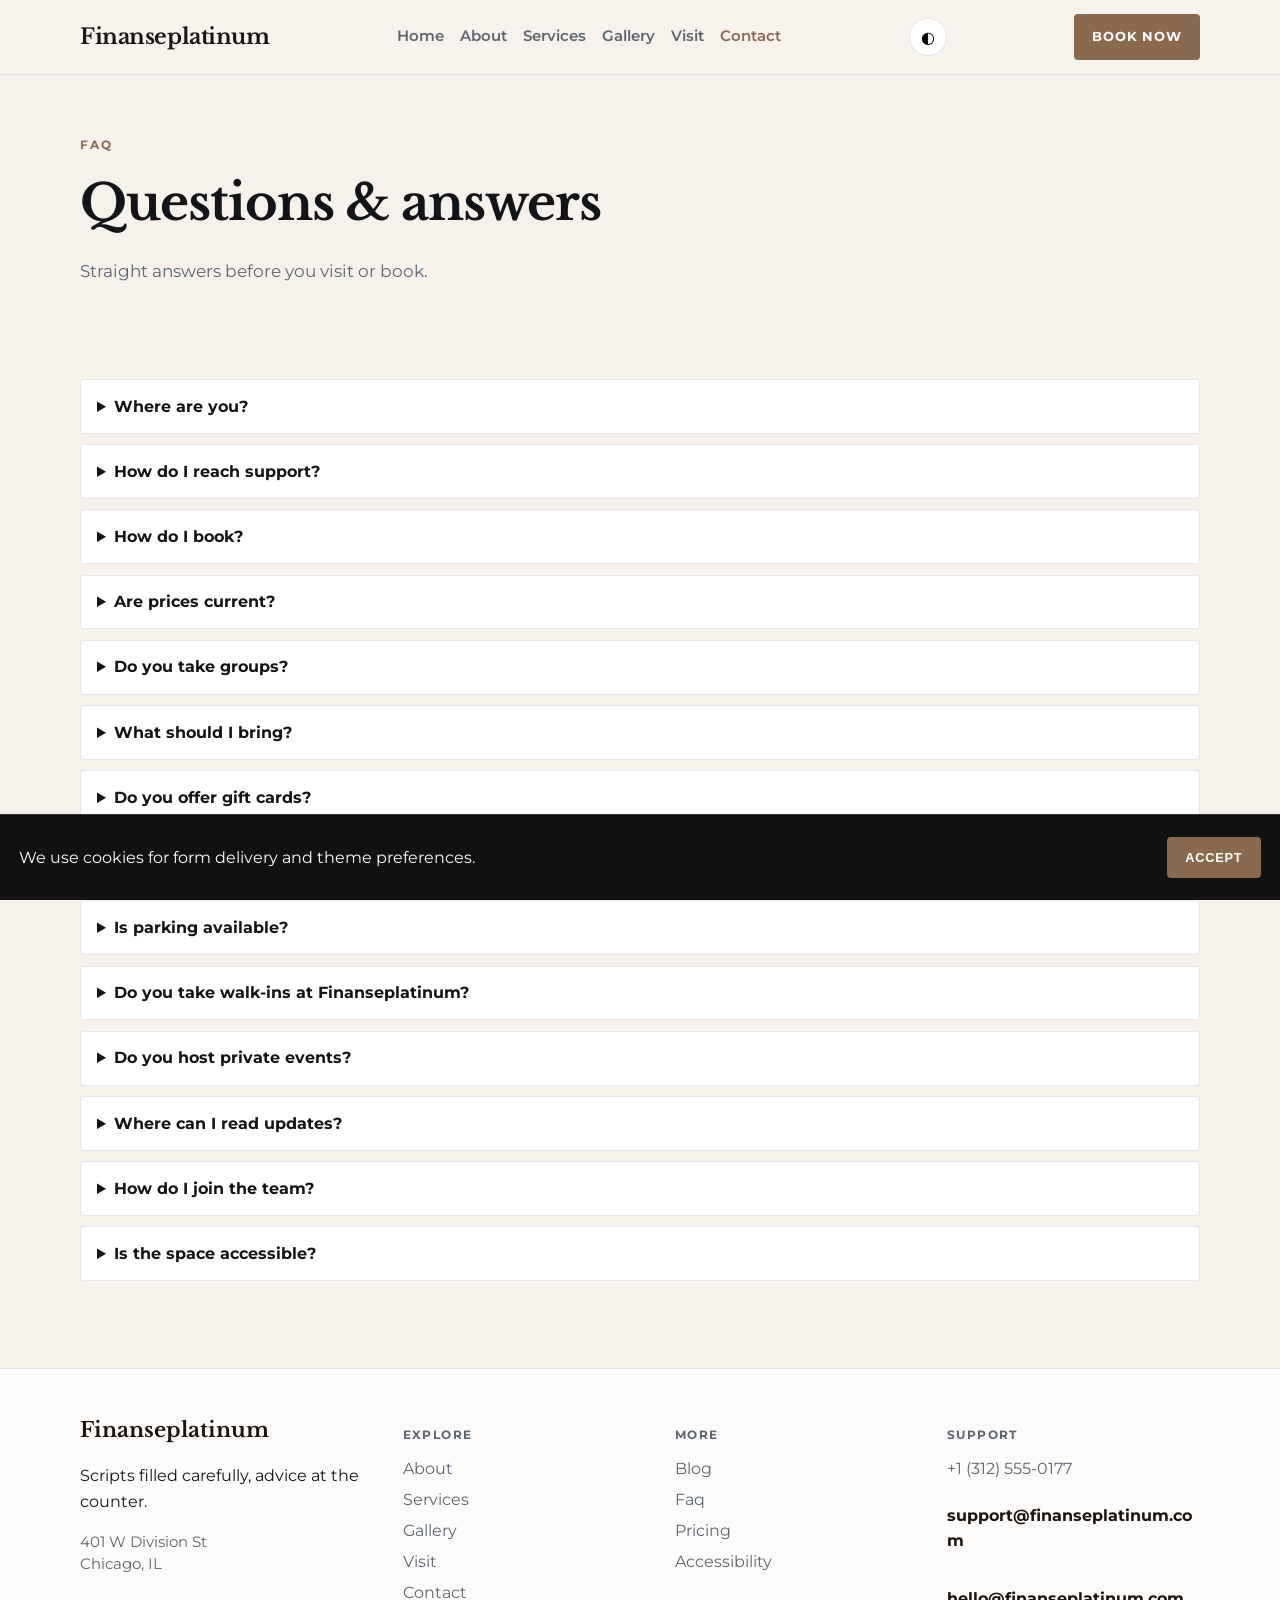
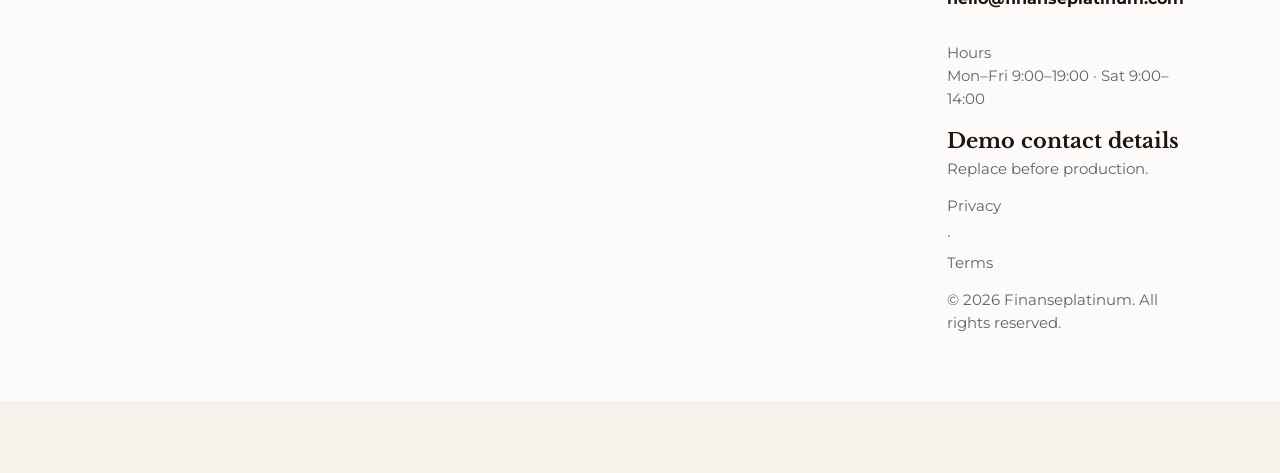
<file: faq.html>
<!DOCTYPE html>
<html lang="en">
<head>
  <meta charset="UTF-8" />
  <meta name="viewport" content="width=device-width, initial-scale=1" />
  <title>FAQ | Finanseplatinum</title>
  <meta name="description" content="Frequently asked questions" />
  <meta property="og:title" content="FAQ | Finanseplatinum" />
  <meta property="og:description" content="Frequently asked questions" />
  <meta property="og:type" content="website" />
  <meta name="twitter:card" content="summary_large_image" />
  <meta name="twitter:title" content="FAQ | Finanseplatinum" />
  <meta name="twitter:description" content="Frequently asked questions" />
  <meta property="og:image" content="assets/img-1.jpg" />
  <meta name="twitter:image" content="assets/img-1.jpg" />
  <meta property="og:url" content="https://finanseplatinum.github.io" />
  <script type="application/ld+json">{"@context": "https://schema.org", "@type": "LocalBusiness", "name": "Finanseplatinum", "description": "Scripts filled carefully, advice at the counter.", "url": "https://finanseplatinum.github.io", "image": "assets/img-1.jpg"}</script>
<script type="application/ld+json">{"@context": "https://schema.org", "@type": "FAQPage", "mainEntity": [{"@type": "Question", "name": "Where are you?", "acceptedAnswer": {"@type": "Answer", "text": "401 W Division St, Chicago, IL. See the map on Visit."}}, {"@type": "Question", "name": "How do I reach support?", "acceptedAnswer": {"@type": "Answer", "text": "Use the Contact form or email support@finanseplatinum.com. We reply during open hours."}}, {"@type": "Question", "name": "How do I book?", "acceptedAnswer": {"@type": "Answer", "text": "Send a message on Contact, email bookings@finanseplatinum.com, or call +1 (312) 555-0177."}}, {"@type": "Question", "name": "Are prices current?", "acceptedAnswer": {"@type": "Answer", "text": "Listed prices are current and may shift with seasons — we update this site when they do."}}, {"@type": "Question", "name": "Do you take groups?", "acceptedAnswer": {"@type": "Answer", "text": "Yes for many bookings — tell us the size and date and we'll confirm what Finanseplatinum can host."}}, {"@type": "Question", "name": "What should I bring?", "acceptedAnswer": {"@type": "Answer", "text": "Just yourself (and any notes on allergies, sizes, or preferences). We'll handle the rest."}}, {"@type": "Question", "name": "Do you offer gift cards?", "acceptedAnswer": {"@type": "Answer", "text": "Yes — see our Gift Cards page for digital and in-store options."}}, {"@type": "Question", "name": "Can I book for someone else?", "acceptedAnswer": {"@type": "Answer", "text": "Yes — include their name and preferences in the contact form."}}, {"@type": "Question", "name": "Is parking available?", "acceptedAnswer": {"@type": "Answer", "text": "See Locations for the branch closest to you in Chicago."}}, {"@type": "Question", "name": "Do you take walk-ins at Finanseplatinum?", "acceptedAnswer": {"@type": "Answer", "text": "Yes when capacity allows — check Visit for peak hours."}}, {"@type": "Question", "name": "Do you host private events?", "acceptedAnswer": {"@type": "Answer", "text": "Contact us with date, headcount and services preferences."}}, {"@type": "Question", "name": "Where can I read updates?", "acceptedAnswer": {"@type": "Answer", "text": "Blog and Journal pages publish changes before social media."}}, {"@type": "Question", "name": "How do I join the team?", "acceptedAnswer": {"@type": "Answer", "text": "Open roles are listed on Careers — we reply to every application."}}, {"@type": "Question", "name": "Is the space accessible?", "acceptedAnswer": {"@type": "Answer", "text": "See our Accessibility page for entrance, seating and restroom notes."}}]}</script>
<script type="application/ld+json">{"@context": "https://schema.org", "@type": "WebSite", "name": "Finanseplatinum", "url": "https://finanseplatinum.github.io", "description": "Scripts filled carefully, advice at the counter."}</script>
  <link rel="alternate" hreflang="en" href="index.html" />
  <link rel="alternate" hreflang="x-default" href="index.html" />
  <meta name="theme-color" content="#111111" />
  <link rel="preconnect" href="https://fonts.googleapis.com" />
  <link rel="preconnect" href="https://fonts.gstatic.com" crossorigin />
  <link href="https://fonts.googleapis.com/css2?family=Libre+Baskerville:wght@700&family=Montserrat:wght@400;500;600;700&display=swap" rel="stylesheet" />
  <link rel="stylesheet" href="styles.css" />
  <link rel="icon" href="favicon.svg" type="image/svg+xml" />
</head>
<body>

  <header class="top">
    <div class="shell bar">
      <a class="logo" href="index.html">Finanseplatinum</a>
      <button class="nav-toggle" type="button" aria-label="Open menu" data-nav-toggle>
        <span></span><span></span><span></span>
      </button>
      <nav data-nav><a href="index.html">Home</a><a href="about.html">About</a><a href="offerings.html">Services</a><a href="gallery.html">Gallery</a><a href="visit.html">Visit</a><a href="contact.html" class="on">Contact</a></nav>
      <button type="button" class="theme-toggle" data-theme-toggle aria-label="Toggle dark mode">◐</button>
      <a class="cta" href="contact.html" data-open-book>Book now</a>
    </div>
  </header>  <main class="page">
    <section class="page-hero"><div class="shell">
      <p class="eyebrow">FAQ</p>
      <h1>Questions &amp; answers</h1>
      <p class="lead">Straight answers before you visit or book.</p>
    </div></section>
    <section class="block"><div class="shell faq-page"><details class='faq-item reveal'><summary>Where are you?</summary><p>401 W Division St, Chicago, IL. See the map on Visit.</p></details><details class='faq-item reveal'><summary>How do I reach support?</summary><p>Use the Contact form or email support@finanseplatinum.com. We reply during open hours.</p></details><details class='faq-item reveal'><summary>How do I book?</summary><p>Send a message on Contact, email bookings@finanseplatinum.com, or call +1 (312) 555-0177.</p></details><details class='faq-item reveal'><summary>Are prices current?</summary><p>Listed prices are current and may shift with seasons — we update this site when they do.</p></details><details class='faq-item reveal'><summary>Do you take groups?</summary><p>Yes for many bookings — tell us the size and date and we&#x27;ll confirm what Finanseplatinum can host.</p></details><details class='faq-item reveal'><summary>What should I bring?</summary><p>Just yourself (and any notes on allergies, sizes, or preferences). We&#x27;ll handle the rest.</p></details><details class='faq-item reveal'><summary>Do you offer gift cards?</summary><p>Yes — see our Gift Cards page for digital and in-store options.</p></details><details class='faq-item reveal'><summary>Can I book for someone else?</summary><p>Yes — include their name and preferences in the contact form.</p></details><details class='faq-item reveal'><summary>Is parking available?</summary><p>See Locations for the branch closest to you in Chicago.</p></details><details class='faq-item reveal'><summary>Do you take walk-ins at Finanseplatinum?</summary><p>Yes when capacity allows — check Visit for peak hours.</p></details><details class='faq-item reveal'><summary>Do you host private events?</summary><p>Contact us with date, headcount and services preferences.</p></details><details class='faq-item reveal'><summary>Where can I read updates?</summary><p>Blog and Journal pages publish changes before social media.</p></details><details class='faq-item reveal'><summary>How do I join the team?</summary><p>Open roles are listed on Careers — we reply to every application.</p></details><details class='faq-item reveal'><summary>Is the space accessible?</summary><p>See our Accessibility page for entrance, seating and restroom notes.</p></details></div></section>
  </main>
  <footer class="foot">
    <div class="shell foot-grid">
      <div>
        <strong>Finanseplatinum</strong>
        <p>Scripts filled carefully, advice at the counter.</p>
        <p class="foot-meta">401 W Division St<br/>Chicago, IL</p>
      </div>
      <div>
        <p class="fh">Explore</p>
        <a href="about.html">About</a><a href="offerings.html">Services</a><a href="gallery.html">Gallery</a><a href="visit.html">Visit</a><a href="contact.html">Contact</a>
      </div>
      <div>
        <p class="fh">More</p>
        <a href="blog.html">Blog</a><a href="faq.html">Faq</a><a href="pricing.html">Pricing</a><a href="accessibility.html">Accessibility</a>
      </div>
      <div>
        <p class="fh">Support</p>
        <a href="tel:+13125550177">+1 (312) 555-0177</a>
        <p class="mail-plain">support@finanseplatinum.com</p>
        <p class="mail-plain">hello@finanseplatinum.com</p>
        <p class="foot-meta">Hours<br/>Mon–Fri 9:00–19:00 · Sat 9:00–14:00</p>
        <p class="foot-meta"><strong>Demo contact details</strong><br/>Replace before production.</p>
        <p class="foot-meta"><a href="privacy.html">Privacy</a> · <a href="terms.html">Terms</a></p>
        <p class="foot-meta">© 2026 Finanseplatinum. All rights reserved.</p>
      </div>
    </div>
  </footer>
  <div class="cookie-bar" data-cookie-bar hidden>
    <p>We use cookies for form delivery and theme preferences.</p>
    <button type="button" class="btn solid" data-cookie-accept>Accept</button>
  </div>
  <div class="mobile-cta">
    <a href="tel:+13125550177">Call</a>
    <button type="button" data-open-book>Book</button>
    <a href="visit.html">Map</a>
  </div>
  <div class="toast" data-toast hidden></div>

  <div class="modal" data-book-modal hidden>
    <div class="modal-card">
      <button class="modal-close" type="button" data-close-book aria-label="Close">×</button>
      <p class="eyebrow">Quick request</p>
      <h3>Contact Finanseplatinum</h3>
      <p class="lead">Send the essentials and we will reply by email.</p>
      <form class="contact-form compact" data-quick-book data-support="support@finanseplatinum.com">
        <label>Name<input name="name" required placeholder="Your name" /></label>
        <label>Email<input type="email" name="email" required placeholder="you@email.com" /></label>
        <label>Timing<input name="when" required placeholder="Preferred date or timeline" /></label>
        <label>Notes<textarea name="message" rows="3" placeholder="Project, product, service or other details…"></textarea></label>
        <button class="btn solid" type="submit">Book</button>
      </form>
    </div>
  </div>

  <div class="lightbox" data-lightbox hidden>
    <button class="modal-close" type="button" data-lightbox-close aria-label="Close">×</button>
    <img data-lightbox-img alt="" />
    <div class="lightbox-nav">
      <button type="button" data-lightbox-prev>‹</button>
      <button type="button" data-lightbox-next>›</button>
    </div>
  </div>
  <script src="site.js"></script>
</body></html>
</file>
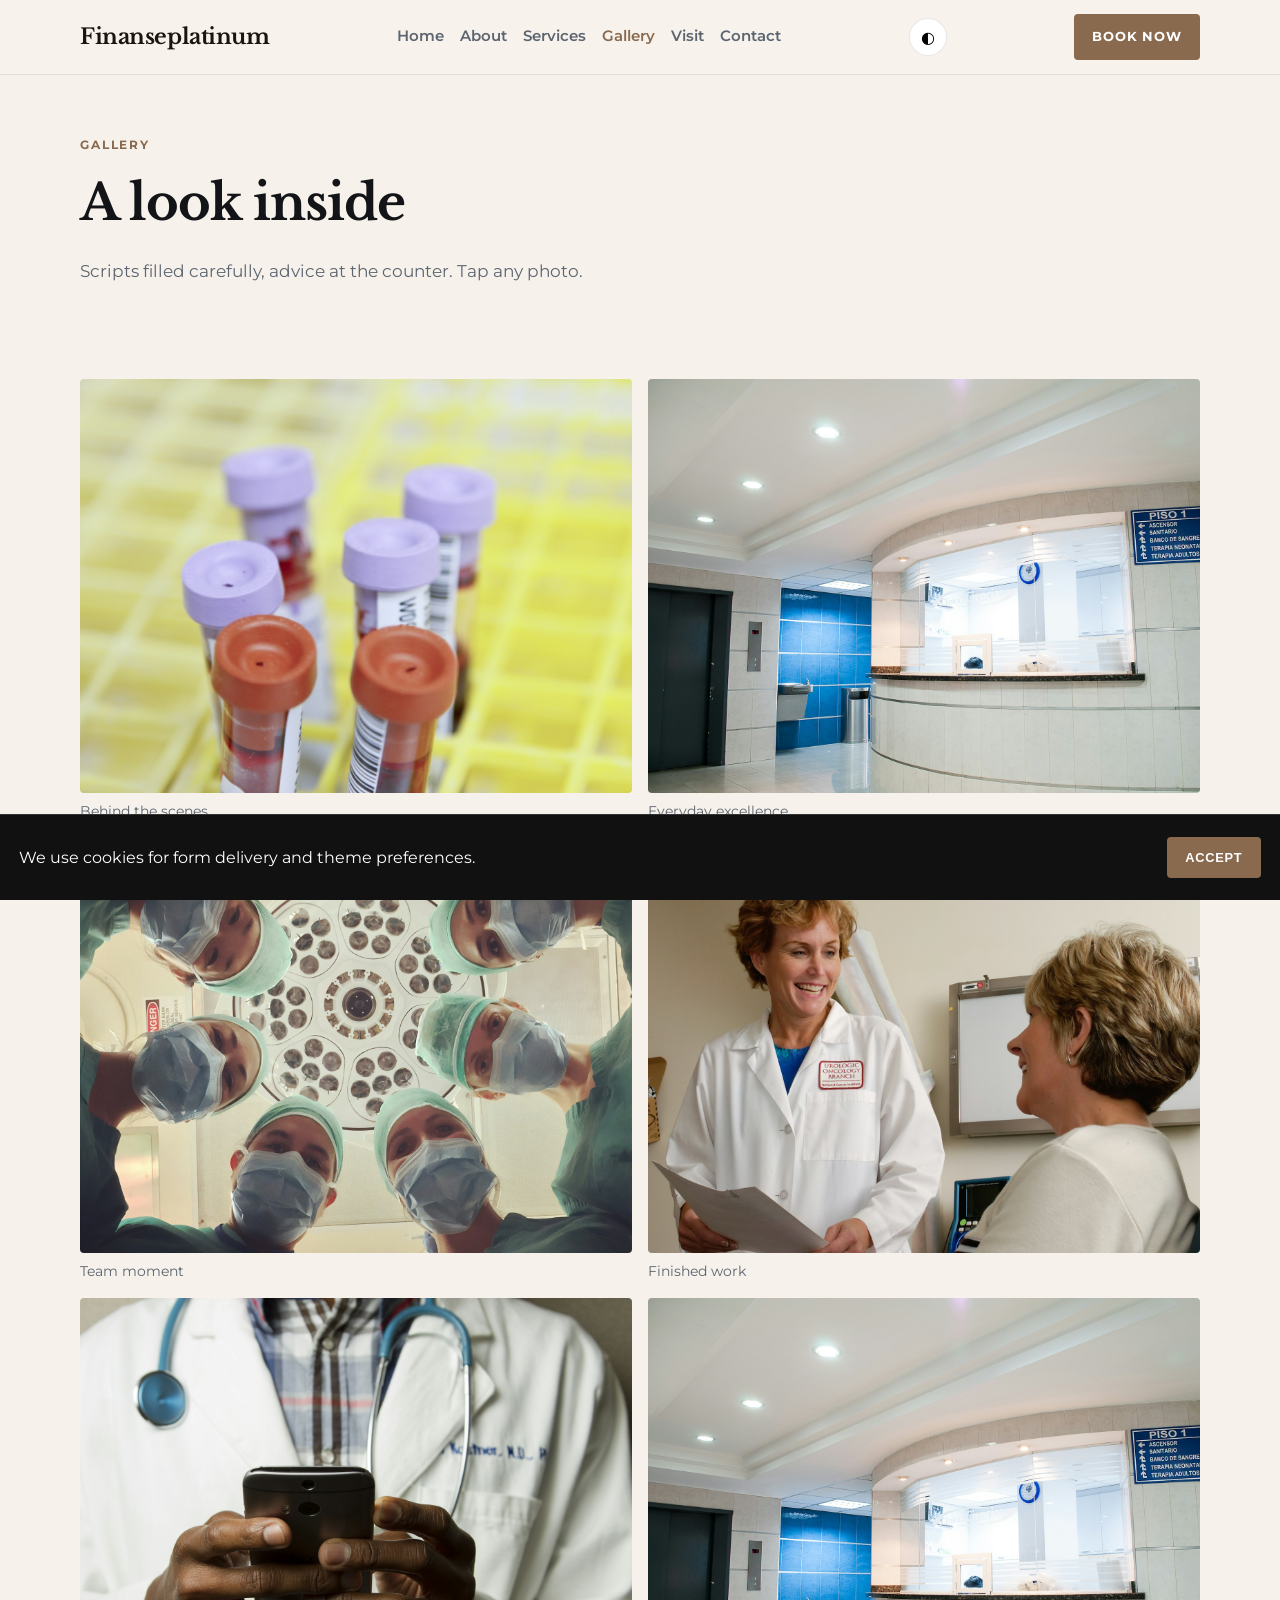
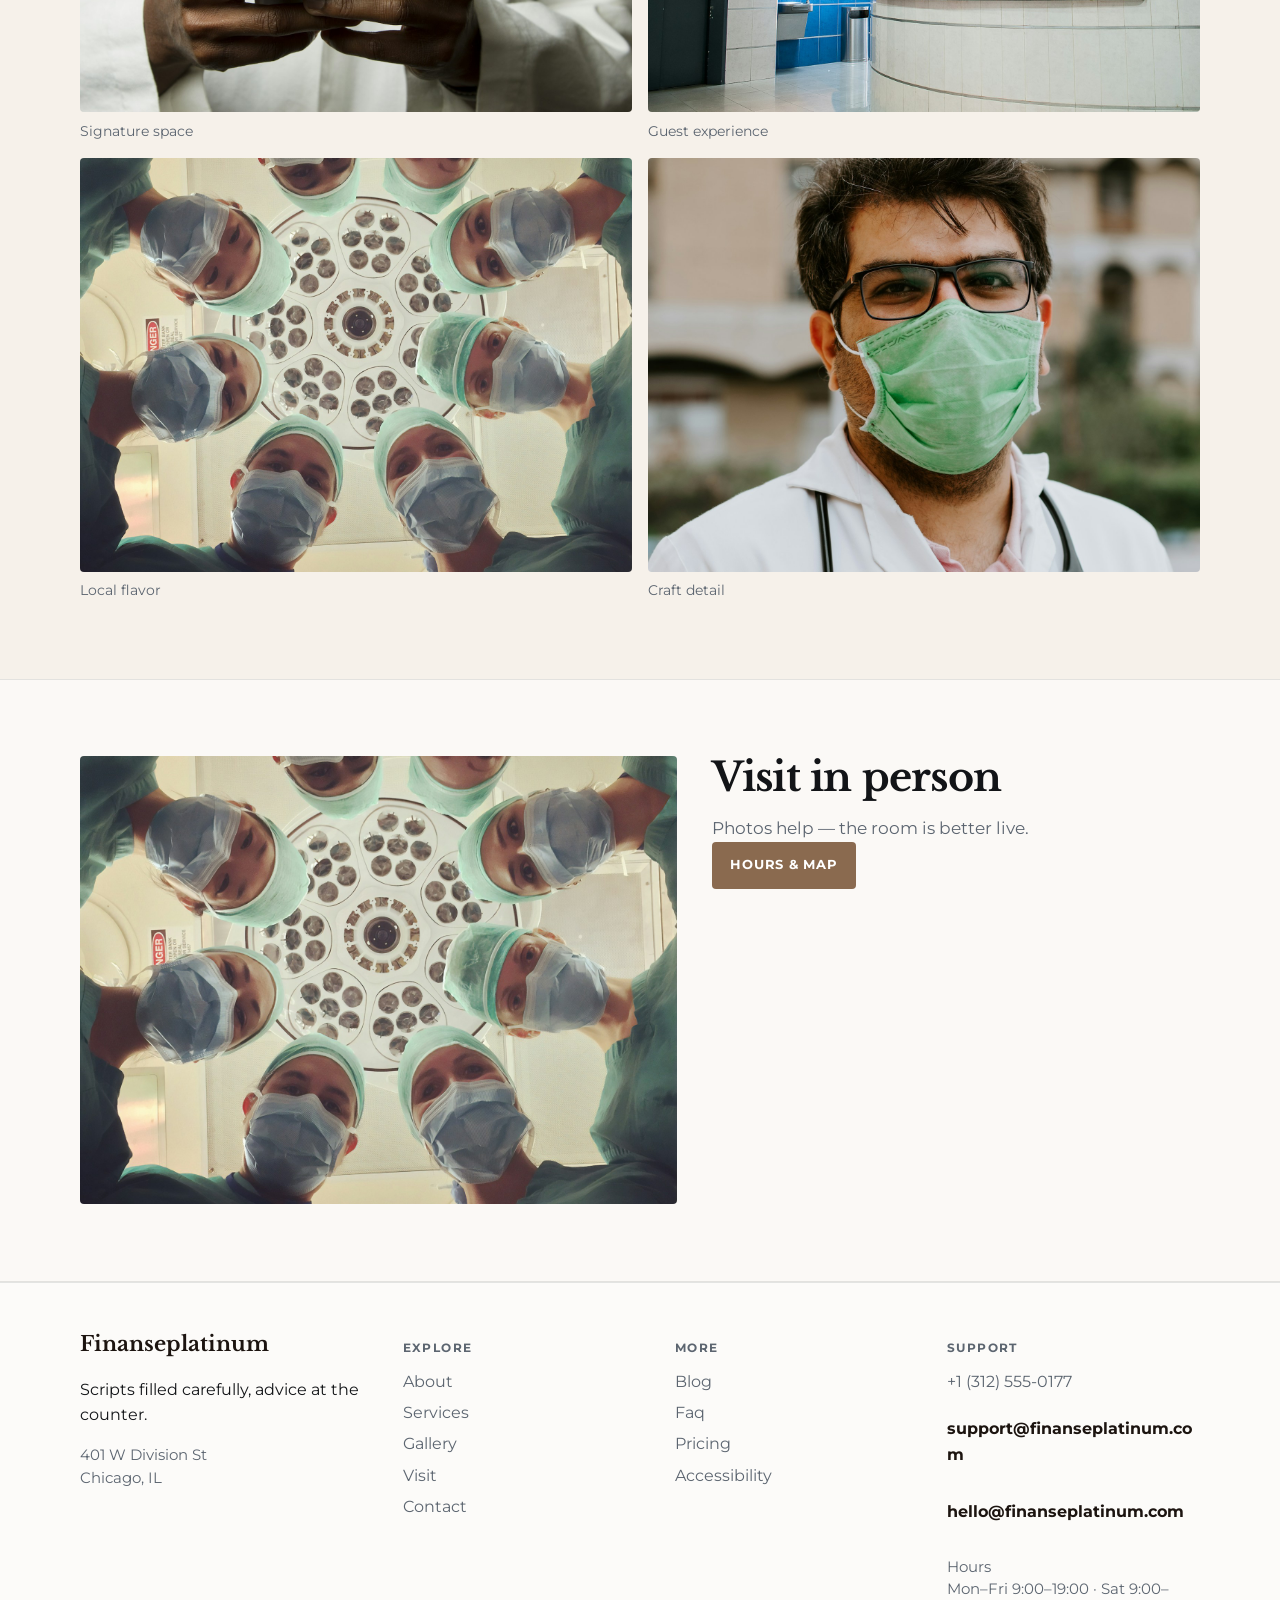
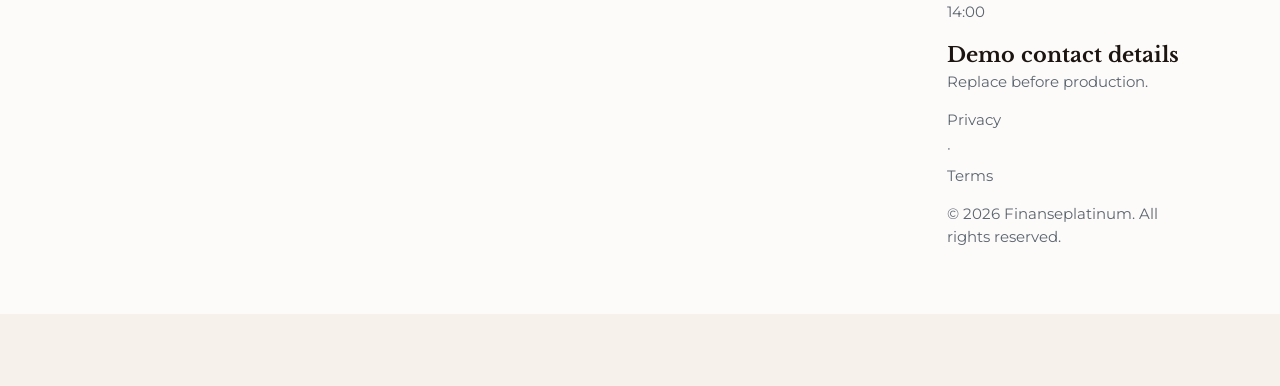
<file: gallery.html>
<!DOCTYPE html>
<html lang="en">
<head>
  <meta charset="UTF-8" />
  <meta name="viewport" content="width=device-width, initial-scale=1" />
  <title>Gallery | Finanseplatinum</title>
  <meta name="description" content="Photos from Finanseplatinum" />
  <meta property="og:title" content="Gallery | Finanseplatinum" />
  <meta property="og:description" content="Photos from Finanseplatinum" />
  <meta property="og:type" content="website" />
  <meta name="twitter:card" content="summary_large_image" />
  <meta name="twitter:title" content="Gallery | Finanseplatinum" />
  <meta name="twitter:description" content="Photos from Finanseplatinum" />
  <meta property="og:image" content="assets/img-1.jpg" />
  <meta name="twitter:image" content="assets/img-1.jpg" />
  <meta property="og:url" content="https://finanseplatinum.github.io" />
  <script type="application/ld+json">{"@context": "https://schema.org", "@type": "LocalBusiness", "name": "Finanseplatinum", "description": "Scripts filled carefully, advice at the counter.", "url": "https://finanseplatinum.github.io", "image": "assets/img-1.jpg"}</script>
<script type="application/ld+json">{"@context": "https://schema.org", "@type": "FAQPage", "mainEntity": [{"@type": "Question", "name": "Where are you?", "acceptedAnswer": {"@type": "Answer", "text": "401 W Division St, Chicago, IL. See the map on Visit."}}, {"@type": "Question", "name": "How do I reach support?", "acceptedAnswer": {"@type": "Answer", "text": "Use the Contact form or email support@finanseplatinum.com. We reply during open hours."}}, {"@type": "Question", "name": "How do I book?", "acceptedAnswer": {"@type": "Answer", "text": "Send a message on Contact, email bookings@finanseplatinum.com, or call +1 (312) 555-0177."}}, {"@type": "Question", "name": "Are prices current?", "acceptedAnswer": {"@type": "Answer", "text": "Listed prices are current and may shift with seasons — we update this site when they do."}}, {"@type": "Question", "name": "Do you take groups?", "acceptedAnswer": {"@type": "Answer", "text": "Yes for many bookings — tell us the size and date and we'll confirm what Finanseplatinum can host."}}, {"@type": "Question", "name": "What should I bring?", "acceptedAnswer": {"@type": "Answer", "text": "Just yourself (and any notes on allergies, sizes, or preferences). We'll handle the rest."}}, {"@type": "Question", "name": "Do you offer gift cards?", "acceptedAnswer": {"@type": "Answer", "text": "Yes — see our Gift Cards page for digital and in-store options."}}, {"@type": "Question", "name": "Can I book for someone else?", "acceptedAnswer": {"@type": "Answer", "text": "Yes — include their name and preferences in the contact form."}}, {"@type": "Question", "name": "Is parking available?", "acceptedAnswer": {"@type": "Answer", "text": "See Locations for the branch closest to you in Chicago."}}, {"@type": "Question", "name": "Do you take walk-ins at Finanseplatinum?", "acceptedAnswer": {"@type": "Answer", "text": "Yes when capacity allows — check Visit for peak hours."}}, {"@type": "Question", "name": "Do you host private events?", "acceptedAnswer": {"@type": "Answer", "text": "Contact us with date, headcount and services preferences."}}, {"@type": "Question", "name": "Where can I read updates?", "acceptedAnswer": {"@type": "Answer", "text": "Blog and Journal pages publish changes before social media."}}, {"@type": "Question", "name": "How do I join the team?", "acceptedAnswer": {"@type": "Answer", "text": "Open roles are listed on Careers — we reply to every application."}}, {"@type": "Question", "name": "Is the space accessible?", "acceptedAnswer": {"@type": "Answer", "text": "See our Accessibility page for entrance, seating and restroom notes."}}]}</script>
<script type="application/ld+json">{"@context": "https://schema.org", "@type": "WebSite", "name": "Finanseplatinum", "url": "https://finanseplatinum.github.io", "description": "Scripts filled carefully, advice at the counter."}</script>
  <link rel="alternate" hreflang="en" href="index.html" />
  <link rel="alternate" hreflang="x-default" href="index.html" />
  <meta name="theme-color" content="#111111" />
  <link rel="preconnect" href="https://fonts.googleapis.com" />
  <link rel="preconnect" href="https://fonts.gstatic.com" crossorigin />
  <link href="https://fonts.googleapis.com/css2?family=Libre+Baskerville:wght@700&family=Montserrat:wght@400;500;600;700&display=swap" rel="stylesheet" />
  <link rel="stylesheet" href="styles.css" />
  <link rel="icon" href="favicon.svg" type="image/svg+xml" />
</head>
<body>

  <header class="top">
    <div class="shell bar">
      <a class="logo" href="index.html">Finanseplatinum</a>
      <button class="nav-toggle" type="button" aria-label="Open menu" data-nav-toggle>
        <span></span><span></span><span></span>
      </button>
      <nav data-nav><a href="index.html">Home</a><a href="about.html">About</a><a href="offerings.html">Services</a><a href="gallery.html" class="on">Gallery</a><a href="visit.html">Visit</a><a href="contact.html">Contact</a></nav>
      <button type="button" class="theme-toggle" data-theme-toggle aria-label="Toggle dark mode">◐</button>
      <a class="cta" href="contact.html" data-open-book>Book now</a>
    </div>
  </header>  <main class="page">
    <section class="page-hero"><div class="shell">
      <p class="eyebrow">Gallery</p><h1>A look inside</h1><p class="lead">Scripts filled carefully, advice at the counter. Tap any photo.</p>
    </div></section>
    <section class="block"><div class="shell gallery-rich" data-gallery-list="assets/img-3.jpg,assets/img-4.jpg,assets/img-5.jpg,assets/img-6.jpg,assets/img-7.jpg,assets/img-8.jpg,assets/img-9.jpg,assets/img-10.jpg"><figure><button type="button" class="gal-btn" data-gallery-open data-index="0"><img src="assets/img-3.jpg" alt="Behind the scenes at Finanseplatinum" loading="lazy" /></button><figcaption>Behind the scenes</figcaption></figure>
<figure><button type="button" class="gal-btn" data-gallery-open data-index="1"><img src="assets/img-4.jpg" alt="Everyday excellence at Finanseplatinum" loading="lazy" /></button><figcaption>Everyday excellence</figcaption></figure>
<figure><button type="button" class="gal-btn" data-gallery-open data-index="2"><img src="assets/img-5.jpg" alt="Team moment at Finanseplatinum" loading="lazy" /></button><figcaption>Team moment</figcaption></figure>
<figure><button type="button" class="gal-btn" data-gallery-open data-index="3"><img src="assets/img-6.jpg" alt="Finished work at Finanseplatinum" loading="lazy" /></button><figcaption>Finished work</figcaption></figure>
<figure><button type="button" class="gal-btn" data-gallery-open data-index="4"><img src="assets/img-7.jpg" alt="Signature space at Finanseplatinum" loading="lazy" /></button><figcaption>Signature space</figcaption></figure>
<figure><button type="button" class="gal-btn" data-gallery-open data-index="5"><img src="assets/img-8.jpg" alt="Guest experience at Finanseplatinum" loading="lazy" /></button><figcaption>Guest experience</figcaption></figure>
<figure><button type="button" class="gal-btn" data-gallery-open data-index="6"><img src="assets/img-9.jpg" alt="Local flavor at Finanseplatinum" loading="lazy" /></button><figcaption>Local flavor</figcaption></figure>
<figure><button type="button" class="gal-btn" data-gallery-open data-index="7"><img src="assets/img-10.jpg" alt="Craft detail at Finanseplatinum" loading="lazy" /></button><figcaption>Craft detail</figcaption></figure></div></section>
    <section class="block tint"><div class="shell split">
      <img class="solo" src="assets/img-9.jpg" alt="Finanseplatinum" />
      <div><h2>Visit in person</h2><p class="lead">Photos help — the room is better live.</p>
      <a class="btn solid" href="visit.html">Hours &amp; map</a></div>
    </div></section>
  </main>
  <footer class="foot">
    <div class="shell foot-grid">
      <div>
        <strong>Finanseplatinum</strong>
        <p>Scripts filled carefully, advice at the counter.</p>
        <p class="foot-meta">401 W Division St<br/>Chicago, IL</p>
      </div>
      <div>
        <p class="fh">Explore</p>
        <a href="about.html">About</a><a href="offerings.html">Services</a><a href="gallery.html">Gallery</a><a href="visit.html">Visit</a><a href="contact.html">Contact</a>
      </div>
      <div>
        <p class="fh">More</p>
        <a href="blog.html">Blog</a><a href="faq.html">Faq</a><a href="pricing.html">Pricing</a><a href="accessibility.html">Accessibility</a>
      </div>
      <div>
        <p class="fh">Support</p>
        <a href="tel:+13125550177">+1 (312) 555-0177</a>
        <p class="mail-plain">support@finanseplatinum.com</p>
        <p class="mail-plain">hello@finanseplatinum.com</p>
        <p class="foot-meta">Hours<br/>Mon–Fri 9:00–19:00 · Sat 9:00–14:00</p>
        <p class="foot-meta"><strong>Demo contact details</strong><br/>Replace before production.</p>
        <p class="foot-meta"><a href="privacy.html">Privacy</a> · <a href="terms.html">Terms</a></p>
        <p class="foot-meta">© 2026 Finanseplatinum. All rights reserved.</p>
      </div>
    </div>
  </footer>
  <div class="cookie-bar" data-cookie-bar hidden>
    <p>We use cookies for form delivery and theme preferences.</p>
    <button type="button" class="btn solid" data-cookie-accept>Accept</button>
  </div>
  <div class="mobile-cta">
    <a href="tel:+13125550177">Call</a>
    <button type="button" data-open-book>Book</button>
    <a href="visit.html">Map</a>
  </div>
  <div class="toast" data-toast hidden></div>

  <div class="modal" data-book-modal hidden>
    <div class="modal-card">
      <button class="modal-close" type="button" data-close-book aria-label="Close">×</button>
      <p class="eyebrow">Quick request</p>
      <h3>Contact Finanseplatinum</h3>
      <p class="lead">Send the essentials and we will reply by email.</p>
      <form class="contact-form compact" data-quick-book data-support="support@finanseplatinum.com">
        <label>Name<input name="name" required placeholder="Your name" /></label>
        <label>Email<input type="email" name="email" required placeholder="you@email.com" /></label>
        <label>Timing<input name="when" required placeholder="Preferred date or timeline" /></label>
        <label>Notes<textarea name="message" rows="3" placeholder="Project, product, service or other details…"></textarea></label>
        <button class="btn solid" type="submit">Book</button>
      </form>
    </div>
  </div>

  <div class="lightbox" data-lightbox hidden>
    <button class="modal-close" type="button" data-lightbox-close aria-label="Close">×</button>
    <img data-lightbox-img alt="" />
    <div class="lightbox-nav">
      <button type="button" data-lightbox-prev>‹</button>
      <button type="button" data-lightbox-next>›</button>
    </div>
  </div>
  <script src="site.js"></script>
</body></html>
</file>
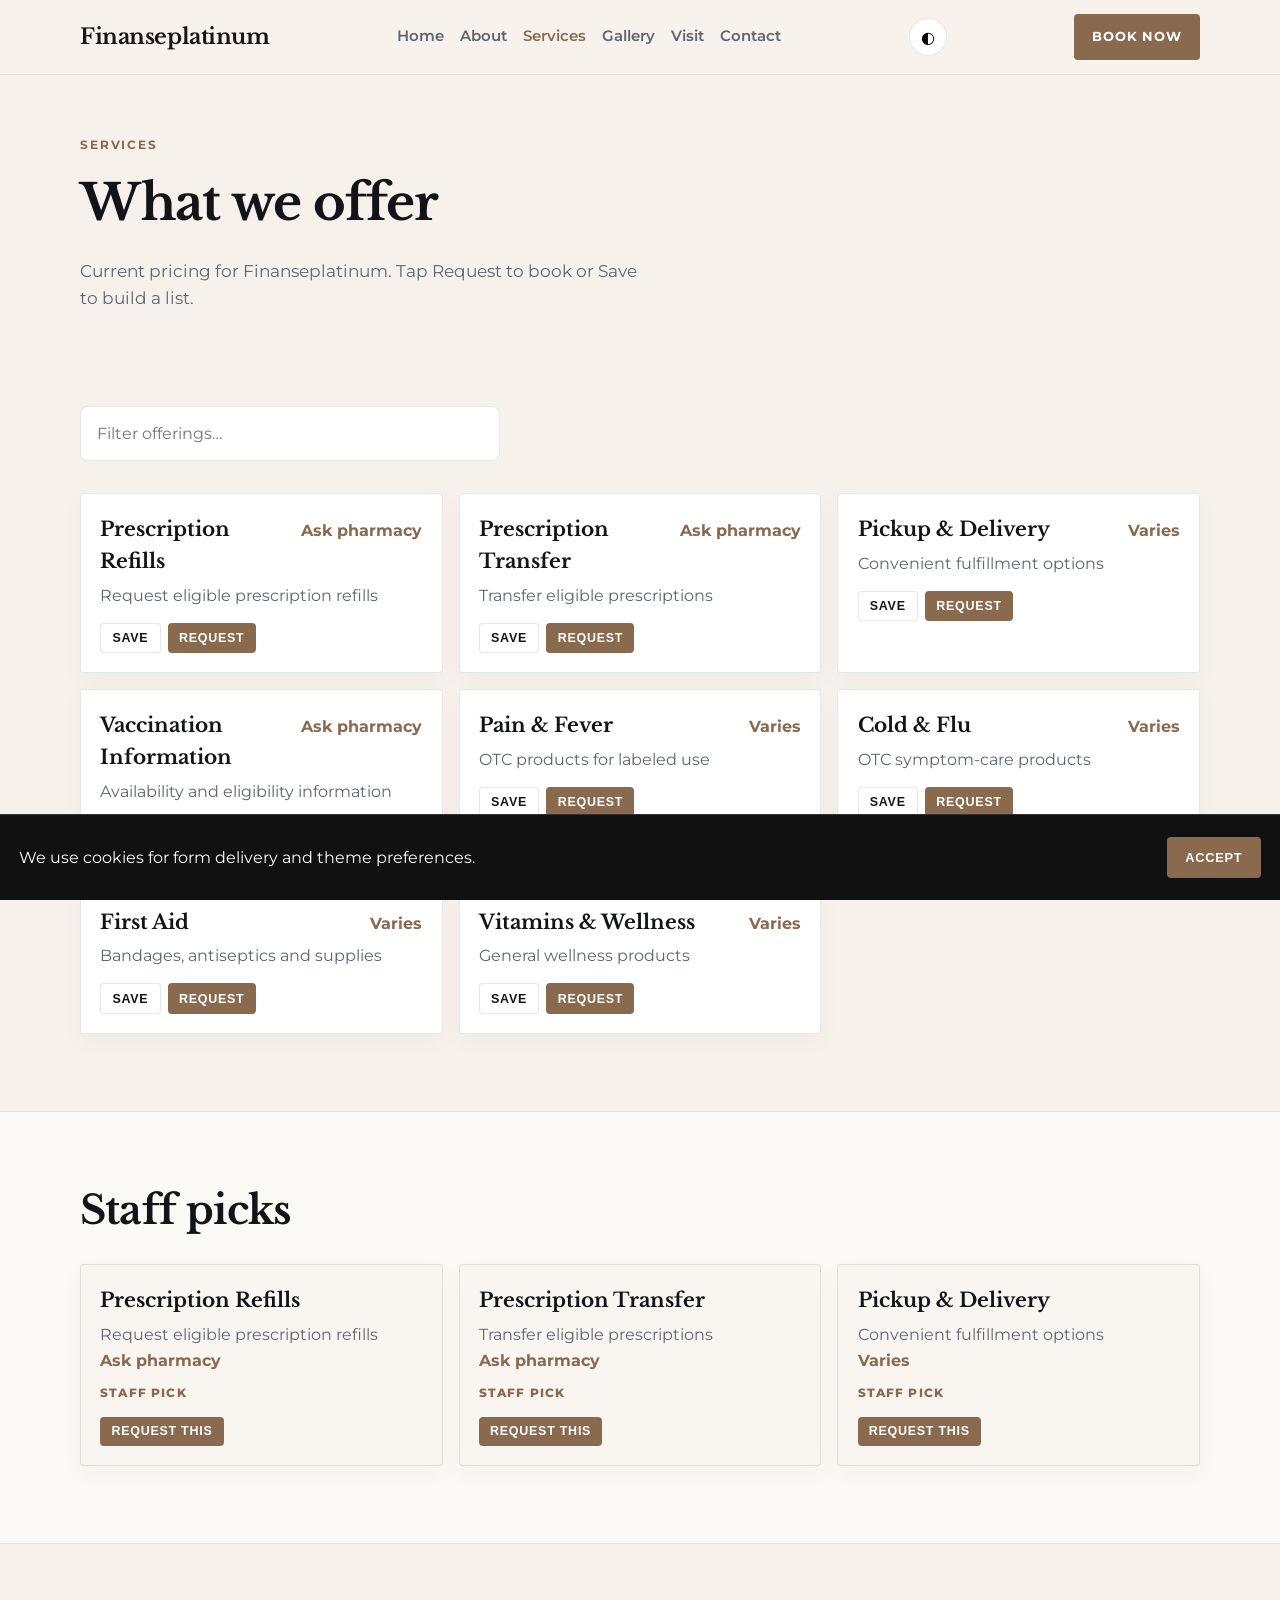
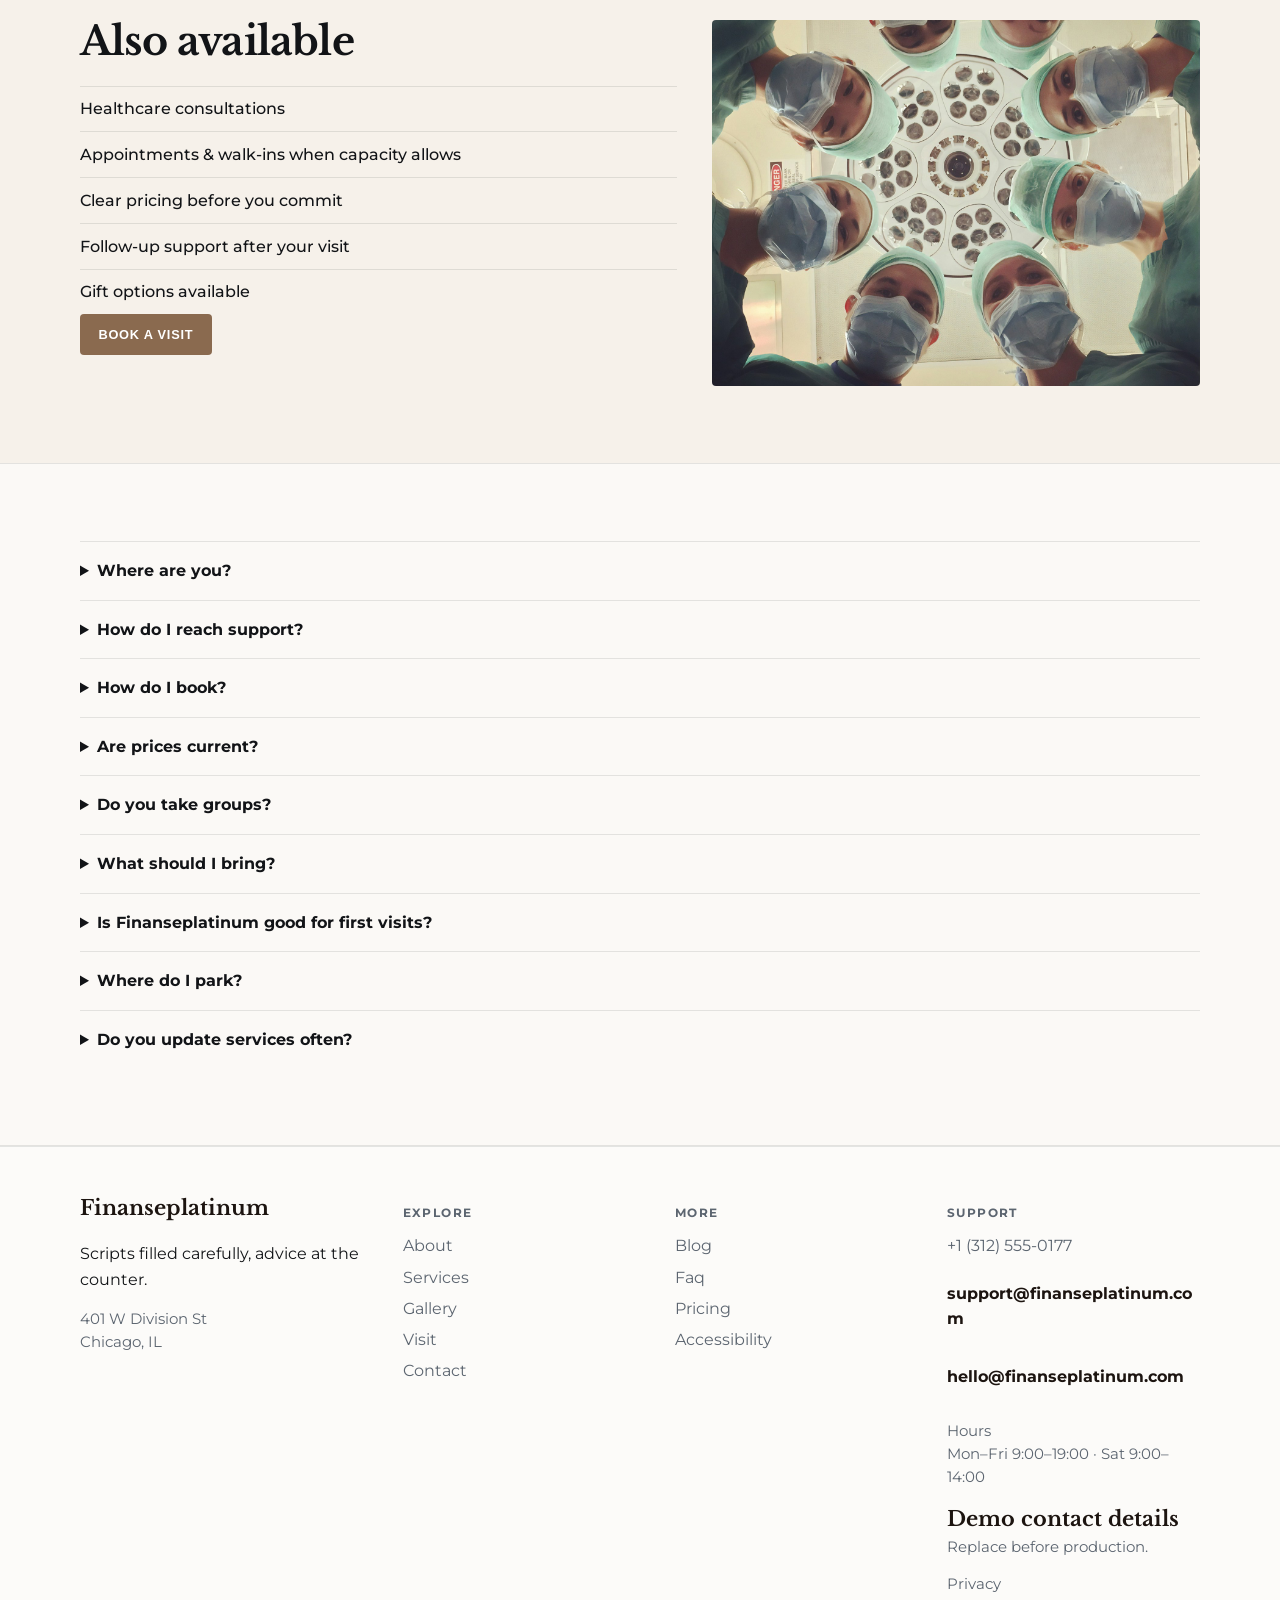
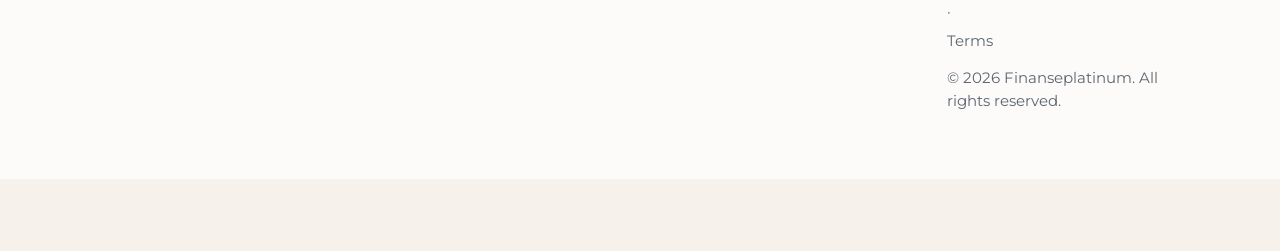
<file: offerings.html>
<!DOCTYPE html>
<html lang="en">
<head>
  <meta charset="UTF-8" />
  <meta name="viewport" content="width=device-width, initial-scale=1" />
  <title>Services | Finanseplatinum</title>
  <meta name="description" content="Services — Finanseplatinum" />
  <meta property="og:title" content="Services | Finanseplatinum" />
  <meta property="og:description" content="Services — Finanseplatinum" />
  <meta property="og:type" content="website" />
  <meta name="twitter:card" content="summary_large_image" />
  <meta name="twitter:title" content="Services | Finanseplatinum" />
  <meta name="twitter:description" content="Services — Finanseplatinum" />
  <meta property="og:image" content="assets/img-1.jpg" />
  <meta name="twitter:image" content="assets/img-1.jpg" />
  <meta property="og:url" content="https://finanseplatinum.github.io" />
  <script type="application/ld+json">{"@context": "https://schema.org", "@type": "LocalBusiness", "name": "Finanseplatinum", "description": "Scripts filled carefully, advice at the counter.", "url": "https://finanseplatinum.github.io", "image": "assets/img-1.jpg"}</script>
<script type="application/ld+json">{"@context": "https://schema.org", "@type": "FAQPage", "mainEntity": [{"@type": "Question", "name": "Where are you?", "acceptedAnswer": {"@type": "Answer", "text": "401 W Division St, Chicago, IL. See the map on Visit."}}, {"@type": "Question", "name": "How do I reach support?", "acceptedAnswer": {"@type": "Answer", "text": "Use the Contact form or email support@finanseplatinum.com. We reply during open hours."}}, {"@type": "Question", "name": "How do I book?", "acceptedAnswer": {"@type": "Answer", "text": "Send a message on Contact, email bookings@finanseplatinum.com, or call +1 (312) 555-0177."}}, {"@type": "Question", "name": "Are prices current?", "acceptedAnswer": {"@type": "Answer", "text": "Listed prices are current and may shift with seasons — we update this site when they do."}}, {"@type": "Question", "name": "Do you take groups?", "acceptedAnswer": {"@type": "Answer", "text": "Yes for many bookings — tell us the size and date and we'll confirm what Finanseplatinum can host."}}, {"@type": "Question", "name": "What should I bring?", "acceptedAnswer": {"@type": "Answer", "text": "Just yourself (and any notes on allergies, sizes, or preferences). We'll handle the rest."}}, {"@type": "Question", "name": "Do you offer gift cards?", "acceptedAnswer": {"@type": "Answer", "text": "Yes — see our Gift Cards page for digital and in-store options."}}, {"@type": "Question", "name": "Can I book for someone else?", "acceptedAnswer": {"@type": "Answer", "text": "Yes — include their name and preferences in the contact form."}}, {"@type": "Question", "name": "Is parking available?", "acceptedAnswer": {"@type": "Answer", "text": "See Locations for the branch closest to you in Chicago."}}, {"@type": "Question", "name": "Do you take walk-ins at Finanseplatinum?", "acceptedAnswer": {"@type": "Answer", "text": "Yes when capacity allows — check Visit for peak hours."}}, {"@type": "Question", "name": "Do you host private events?", "acceptedAnswer": {"@type": "Answer", "text": "Contact us with date, headcount and services preferences."}}, {"@type": "Question", "name": "Where can I read updates?", "acceptedAnswer": {"@type": "Answer", "text": "Blog and Journal pages publish changes before social media."}}, {"@type": "Question", "name": "How do I join the team?", "acceptedAnswer": {"@type": "Answer", "text": "Open roles are listed on Careers — we reply to every application."}}, {"@type": "Question", "name": "Is the space accessible?", "acceptedAnswer": {"@type": "Answer", "text": "See our Accessibility page for entrance, seating and restroom notes."}}]}</script>
<script type="application/ld+json">{"@context": "https://schema.org", "@type": "WebSite", "name": "Finanseplatinum", "url": "https://finanseplatinum.github.io", "description": "Scripts filled carefully, advice at the counter."}</script>
  <link rel="alternate" hreflang="en" href="index.html" />
  <link rel="alternate" hreflang="x-default" href="index.html" />
  <meta name="theme-color" content="#111111" />
  <link rel="preconnect" href="https://fonts.googleapis.com" />
  <link rel="preconnect" href="https://fonts.gstatic.com" crossorigin />
  <link href="https://fonts.googleapis.com/css2?family=Libre+Baskerville:wght@700&family=Montserrat:wght@400;500;600;700&display=swap" rel="stylesheet" />
  <link rel="stylesheet" href="styles.css" />
  <link rel="icon" href="favicon.svg" type="image/svg+xml" />
</head>
<body>

  <header class="top">
    <div class="shell bar">
      <a class="logo" href="index.html">Finanseplatinum</a>
      <button class="nav-toggle" type="button" aria-label="Open menu" data-nav-toggle>
        <span></span><span></span><span></span>
      </button>
      <nav data-nav><a href="index.html">Home</a><a href="about.html">About</a><a href="offerings.html" class="on">Services</a><a href="gallery.html">Gallery</a><a href="visit.html">Visit</a><a href="contact.html">Contact</a></nav>
      <button type="button" class="theme-toggle" data-theme-toggle aria-label="Toggle dark mode">◐</button>
      <a class="cta" href="contact.html" data-open-book>Book now</a>
    </div>
  </header>  <main class="page">
    <section class="page-hero"><div class="shell">
      <p class="eyebrow">Services</p>
      <h1>What we offer</h1>
      <p class="lead">Current pricing for Finanseplatinum. Tap Request to book or Save to build a list.</p>
      <div class="saved-tray" data-saved-tray hidden><strong>Your list</strong><ul data-saved-list></ul>
      <button type="button" class="btn solid mini" data-open-book data-pref-from-list>Request saved</button>
      <button type="button" class="btn quiet mini" data-clear-saved>Clear</button></div>
    </div></section>
    <section class="block"><div class="shell"><div class="offer-tools"><input data-filter-offer type="search" placeholder="Filter offerings…" /></div>
    <div class="menu-grid"><article class="item" data-item="Prescription Refills">
          <div class="item-top"><h3>Prescription Refills</h3><span class="price">Ask pharmacy</span></div>
          <p>Request eligible prescription refills</p>
          <div class="item-actions">
            <button type="button" class="btn quiet mini" data-save-item data-name="Prescription Refills">Save</button>
            <button type="button" class="btn solid mini" data-open-book data-pref="Prescription Refills">Request</button>
          </div>
        </article>
<article class="item" data-item="Prescription Transfer">
          <div class="item-top"><h3>Prescription Transfer</h3><span class="price">Ask pharmacy</span></div>
          <p>Transfer eligible prescriptions</p>
          <div class="item-actions">
            <button type="button" class="btn quiet mini" data-save-item data-name="Prescription Transfer">Save</button>
            <button type="button" class="btn solid mini" data-open-book data-pref="Prescription Transfer">Request</button>
          </div>
        </article>
<article class="item" data-item="Pickup &amp; Delivery">
          <div class="item-top"><h3>Pickup &amp; Delivery</h3><span class="price">Varies</span></div>
          <p>Convenient fulfillment options</p>
          <div class="item-actions">
            <button type="button" class="btn quiet mini" data-save-item data-name="Pickup &amp; Delivery">Save</button>
            <button type="button" class="btn solid mini" data-open-book data-pref="Pickup &amp; Delivery">Request</button>
          </div>
        </article>
<article class="item" data-item="Vaccination Information">
          <div class="item-top"><h3>Vaccination Information</h3><span class="price">Ask pharmacy</span></div>
          <p>Availability and eligibility information</p>
          <div class="item-actions">
            <button type="button" class="btn quiet mini" data-save-item data-name="Vaccination Information">Save</button>
            <button type="button" class="btn solid mini" data-open-book data-pref="Vaccination Information">Request</button>
          </div>
        </article>
<article class="item" data-item="Pain &amp; Fever">
          <div class="item-top"><h3>Pain &amp; Fever</h3><span class="price">Varies</span></div>
          <p>OTC products for labeled use</p>
          <div class="item-actions">
            <button type="button" class="btn quiet mini" data-save-item data-name="Pain &amp; Fever">Save</button>
            <button type="button" class="btn solid mini" data-open-book data-pref="Pain &amp; Fever">Request</button>
          </div>
        </article>
<article class="item" data-item="Cold &amp; Flu">
          <div class="item-top"><h3>Cold &amp; Flu</h3><span class="price">Varies</span></div>
          <p>OTC symptom-care products</p>
          <div class="item-actions">
            <button type="button" class="btn quiet mini" data-save-item data-name="Cold &amp; Flu">Save</button>
            <button type="button" class="btn solid mini" data-open-book data-pref="Cold &amp; Flu">Request</button>
          </div>
        </article>
<article class="item" data-item="First Aid">
          <div class="item-top"><h3>First Aid</h3><span class="price">Varies</span></div>
          <p>Bandages, antiseptics and supplies</p>
          <div class="item-actions">
            <button type="button" class="btn quiet mini" data-save-item data-name="First Aid">Save</button>
            <button type="button" class="btn solid mini" data-open-book data-pref="First Aid">Request</button>
          </div>
        </article>
<article class="item" data-item="Vitamins &amp; Wellness">
          <div class="item-top"><h3>Vitamins &amp; Wellness</h3><span class="price">Varies</span></div>
          <p>General wellness products</p>
          <div class="item-actions">
            <button type="button" class="btn quiet mini" data-save-item data-name="Vitamins &amp; Wellness">Save</button>
            <button type="button" class="btn solid mini" data-open-book data-pref="Vitamins &amp; Wellness">Request</button>
          </div>
        </article></div></div></section>
    <section class="block tint"><div class="shell"><h2>Staff picks</h2><div class="menu-grid"><article class="item soft" data-item="Prescription Refills">
          <h3>Prescription Refills</h3><p>Request eligible prescription refills</p><span class="price">Ask pharmacy</span><p class="tag">Staff pick</p>
          <div class="item-actions">
            <button type="button" class="btn solid mini" data-open-book data-pref="Prescription Refills">Request this</button>
          </div>
        </article>
<article class="item soft" data-item="Prescription Transfer">
          <h3>Prescription Transfer</h3><p>Transfer eligible prescriptions</p><span class="price">Ask pharmacy</span><p class="tag">Staff pick</p>
          <div class="item-actions">
            <button type="button" class="btn solid mini" data-open-book data-pref="Prescription Transfer">Request this</button>
          </div>
        </article>
<article class="item soft" data-item="Pickup &amp; Delivery">
          <h3>Pickup &amp; Delivery</h3><p>Convenient fulfillment options</p><span class="price">Varies</span><p class="tag">Staff pick</p>
          <div class="item-actions">
            <button type="button" class="btn solid mini" data-open-book data-pref="Pickup &amp; Delivery">Request this</button>
          </div>
        </article></div></div></section>
    <section class="block"><div class="shell split"><div><h2>Also available</h2><ul class="checks"><li>Healthcare consultations</li>
<li>Appointments & walk-ins when capacity allows</li>
<li>Clear pricing before you commit</li>
<li>Follow-up support after your visit</li>
<li>Gift options available</li></ul>
    <button type="button" class="btn solid" data-open-book>Book a visit</button></div>
    <img class="solo" src="assets/img-5.jpg" alt="offerings" /></div></section>
    <section class="block tint"><div class="shell"><div class="faq"><details><summary>Where are you?</summary><p>401 W Division St, Chicago, IL. See the map on Visit.</p></details>
<details><summary>How do I reach support?</summary><p>Use the Contact form or email support@finanseplatinum.com. We reply during open hours.</p></details>
<details><summary>How do I book?</summary><p>Send a message on Contact, email bookings@finanseplatinum.com, or call +1 (312) 555-0177.</p></details>
<details><summary>Are prices current?</summary><p>Listed prices are current and may shift with seasons — we update this site when they do.</p></details>
<details><summary>Do you take groups?</summary><p>Yes for many bookings — tell us the size and date and we'll confirm what Finanseplatinum can host.</p></details>
<details><summary>What should I bring?</summary><p>Just yourself (and any notes on allergies, sizes, or preferences). We'll handle the rest.</p></details>
<details><summary>Is Finanseplatinum good for first visits?</summary><p>Absolutely — tell us it's your first time and we'll recommend a starting point.</p></details>
<details><summary>Where do I park?</summary><p>See the Visit page for address and map links around Chicago.</p></details>
<details><summary>Do you update services often?</summary><p>Yes — seasonal shifts are posted here first.</p></details></div></div></section>
  </main>
  <footer class="foot">
    <div class="shell foot-grid">
      <div>
        <strong>Finanseplatinum</strong>
        <p>Scripts filled carefully, advice at the counter.</p>
        <p class="foot-meta">401 W Division St<br/>Chicago, IL</p>
      </div>
      <div>
        <p class="fh">Explore</p>
        <a href="about.html">About</a><a href="offerings.html">Services</a><a href="gallery.html">Gallery</a><a href="visit.html">Visit</a><a href="contact.html">Contact</a>
      </div>
      <div>
        <p class="fh">More</p>
        <a href="blog.html">Blog</a><a href="faq.html">Faq</a><a href="pricing.html">Pricing</a><a href="accessibility.html">Accessibility</a>
      </div>
      <div>
        <p class="fh">Support</p>
        <a href="tel:+13125550177">+1 (312) 555-0177</a>
        <p class="mail-plain">support@finanseplatinum.com</p>
        <p class="mail-plain">hello@finanseplatinum.com</p>
        <p class="foot-meta">Hours<br/>Mon–Fri 9:00–19:00 · Sat 9:00–14:00</p>
        <p class="foot-meta"><strong>Demo contact details</strong><br/>Replace before production.</p>
        <p class="foot-meta"><a href="privacy.html">Privacy</a> · <a href="terms.html">Terms</a></p>
        <p class="foot-meta">© 2026 Finanseplatinum. All rights reserved.</p>
      </div>
    </div>
  </footer>
  <div class="cookie-bar" data-cookie-bar hidden>
    <p>We use cookies for form delivery and theme preferences.</p>
    <button type="button" class="btn solid" data-cookie-accept>Accept</button>
  </div>
  <div class="mobile-cta">
    <a href="tel:+13125550177">Call</a>
    <button type="button" data-open-book>Book</button>
    <a href="visit.html">Map</a>
  </div>
  <div class="toast" data-toast hidden></div>

  <div class="modal" data-book-modal hidden>
    <div class="modal-card">
      <button class="modal-close" type="button" data-close-book aria-label="Close">×</button>
      <p class="eyebrow">Quick request</p>
      <h3>Contact Finanseplatinum</h3>
      <p class="lead">Send the essentials and we will reply by email.</p>
      <form class="contact-form compact" data-quick-book data-support="support@finanseplatinum.com">
        <label>Name<input name="name" required placeholder="Your name" /></label>
        <label>Email<input type="email" name="email" required placeholder="you@email.com" /></label>
        <label>Timing<input name="when" required placeholder="Preferred date or timeline" /></label>
        <label>Notes<textarea name="message" rows="3" placeholder="Project, product, service or other details…"></textarea></label>
        <button class="btn solid" type="submit">Book</button>
      </form>
    </div>
  </div>

  <div class="lightbox" data-lightbox hidden>
    <button class="modal-close" type="button" data-lightbox-close aria-label="Close">×</button>
    <img data-lightbox-img alt="" />
    <div class="lightbox-nav">
      <button type="button" data-lightbox-prev>‹</button>
      <button type="button" data-lightbox-next>›</button>
    </div>
  </div>
  <script src="site.js"></script>
</body></html>
</file>
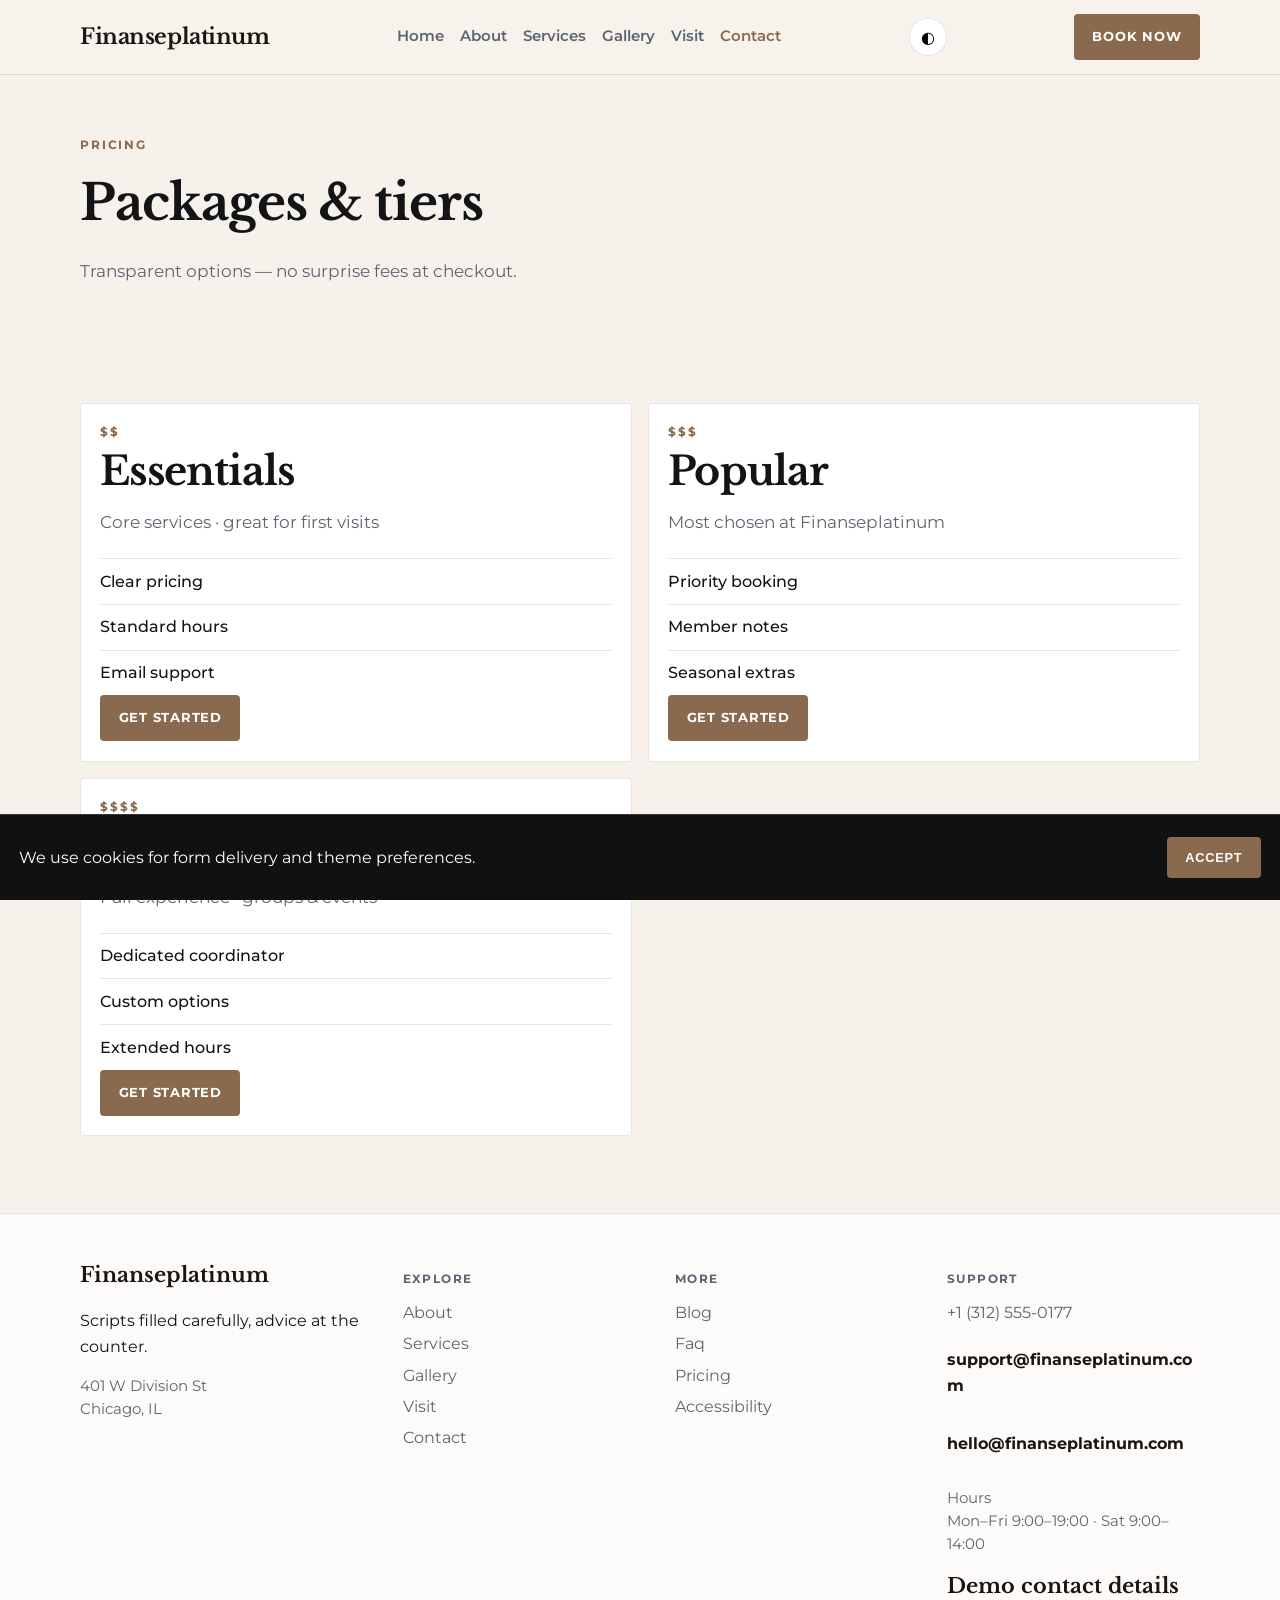
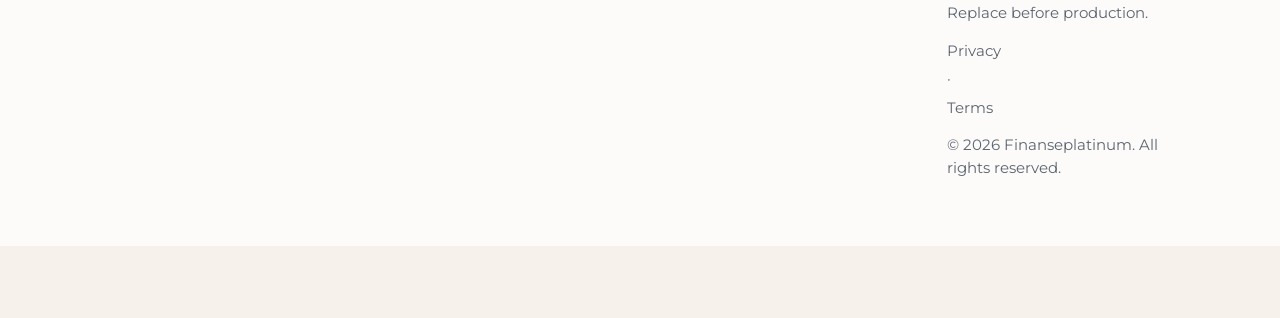
<file: pricing.html>
<!DOCTYPE html>
<html lang="en">
<head>
  <meta charset="UTF-8" />
  <meta name="viewport" content="width=device-width, initial-scale=1" />
  <title>Pricing | Finanseplatinum</title>
  <meta name="description" content="Packages and pricing" />
  <meta property="og:title" content="Pricing | Finanseplatinum" />
  <meta property="og:description" content="Packages and pricing" />
  <meta property="og:type" content="website" />
  <meta name="twitter:card" content="summary_large_image" />
  <meta name="twitter:title" content="Pricing | Finanseplatinum" />
  <meta name="twitter:description" content="Packages and pricing" />
  <meta property="og:image" content="assets/img-1.jpg" />
  <meta name="twitter:image" content="assets/img-1.jpg" />
  <meta property="og:url" content="https://finanseplatinum.github.io" />
  <script type="application/ld+json">{"@context": "https://schema.org", "@type": "LocalBusiness", "name": "Finanseplatinum", "description": "Scripts filled carefully, advice at the counter.", "url": "https://finanseplatinum.github.io", "image": "assets/img-1.jpg"}</script>
<script type="application/ld+json">{"@context": "https://schema.org", "@type": "FAQPage", "mainEntity": [{"@type": "Question", "name": "Where are you?", "acceptedAnswer": {"@type": "Answer", "text": "401 W Division St, Chicago, IL. See the map on Visit."}}, {"@type": "Question", "name": "How do I reach support?", "acceptedAnswer": {"@type": "Answer", "text": "Use the Contact form or email support@finanseplatinum.com. We reply during open hours."}}, {"@type": "Question", "name": "How do I book?", "acceptedAnswer": {"@type": "Answer", "text": "Send a message on Contact, email bookings@finanseplatinum.com, or call +1 (312) 555-0177."}}, {"@type": "Question", "name": "Are prices current?", "acceptedAnswer": {"@type": "Answer", "text": "Listed prices are current and may shift with seasons — we update this site when they do."}}, {"@type": "Question", "name": "Do you take groups?", "acceptedAnswer": {"@type": "Answer", "text": "Yes for many bookings — tell us the size and date and we'll confirm what Finanseplatinum can host."}}, {"@type": "Question", "name": "What should I bring?", "acceptedAnswer": {"@type": "Answer", "text": "Just yourself (and any notes on allergies, sizes, or preferences). We'll handle the rest."}}, {"@type": "Question", "name": "Do you offer gift cards?", "acceptedAnswer": {"@type": "Answer", "text": "Yes — see our Gift Cards page for digital and in-store options."}}, {"@type": "Question", "name": "Can I book for someone else?", "acceptedAnswer": {"@type": "Answer", "text": "Yes — include their name and preferences in the contact form."}}, {"@type": "Question", "name": "Is parking available?", "acceptedAnswer": {"@type": "Answer", "text": "See Locations for the branch closest to you in Chicago."}}, {"@type": "Question", "name": "Do you take walk-ins at Finanseplatinum?", "acceptedAnswer": {"@type": "Answer", "text": "Yes when capacity allows — check Visit for peak hours."}}, {"@type": "Question", "name": "Do you host private events?", "acceptedAnswer": {"@type": "Answer", "text": "Contact us with date, headcount and services preferences."}}, {"@type": "Question", "name": "Where can I read updates?", "acceptedAnswer": {"@type": "Answer", "text": "Blog and Journal pages publish changes before social media."}}, {"@type": "Question", "name": "How do I join the team?", "acceptedAnswer": {"@type": "Answer", "text": "Open roles are listed on Careers — we reply to every application."}}, {"@type": "Question", "name": "Is the space accessible?", "acceptedAnswer": {"@type": "Answer", "text": "See our Accessibility page for entrance, seating and restroom notes."}}]}</script>
<script type="application/ld+json">{"@context": "https://schema.org", "@type": "WebSite", "name": "Finanseplatinum", "url": "https://finanseplatinum.github.io", "description": "Scripts filled carefully, advice at the counter."}</script>
  <link rel="alternate" hreflang="en" href="index.html" />
  <link rel="alternate" hreflang="x-default" href="index.html" />
  <meta name="theme-color" content="#111111" />
  <link rel="preconnect" href="https://fonts.googleapis.com" />
  <link rel="preconnect" href="https://fonts.gstatic.com" crossorigin />
  <link href="https://fonts.googleapis.com/css2?family=Libre+Baskerville:wght@700&family=Montserrat:wght@400;500;600;700&display=swap" rel="stylesheet" />
  <link rel="stylesheet" href="styles.css" />
  <link rel="icon" href="favicon.svg" type="image/svg+xml" />
</head>
<body>

  <header class="top">
    <div class="shell bar">
      <a class="logo" href="index.html">Finanseplatinum</a>
      <button class="nav-toggle" type="button" aria-label="Open menu" data-nav-toggle>
        <span></span><span></span><span></span>
      </button>
      <nav data-nav><a href="index.html">Home</a><a href="about.html">About</a><a href="offerings.html">Services</a><a href="gallery.html">Gallery</a><a href="visit.html">Visit</a><a href="contact.html" class="on">Contact</a></nav>
      <button type="button" class="theme-toggle" data-theme-toggle aria-label="Toggle dark mode">◐</button>
      <a class="cta" href="contact.html" data-open-book>Book now</a>
    </div>
  </header>  <main class="page">
    <section class="page-hero"><div class="shell">
      <p class="eyebrow">Pricing</p>
      <h1>Packages &amp; tiers</h1>
      <p class="lead">Transparent options — no surprise fees at checkout.</p>
    </div></section>
    <section class="block"><div class="shell value-grid"><article class="price-tier reveal">
      <p class="eyebrow">$$</p>
      <h2>Essentials</h2>
      <p class="lead">Core services · great for first visits</p>
      <ul class="checks"><li>Clear pricing</li><li>Standard hours</li><li>Email support</li></ul>
      <a class="btn solid" href="contact.html" data-open-book>Get started</a>
    </article><article class="price-tier reveal">
      <p class="eyebrow">$$$</p>
      <h2>Popular</h2>
      <p class="lead">Most chosen at Finanseplatinum</p>
      <ul class="checks"><li>Priority booking</li><li>Member notes</li><li>Seasonal extras</li></ul>
      <a class="btn solid" href="contact.html" data-open-book>Get started</a>
    </article><article class="price-tier reveal">
      <p class="eyebrow">$$$$</p>
      <h2>Premium</h2>
      <p class="lead">Full experience · groups &amp; events</p>
      <ul class="checks"><li>Dedicated coordinator</li><li>Custom options</li><li>Extended hours</li></ul>
      <a class="btn solid" href="contact.html" data-open-book>Get started</a>
    </article></div></section>
  </main>
  <footer class="foot">
    <div class="shell foot-grid">
      <div>
        <strong>Finanseplatinum</strong>
        <p>Scripts filled carefully, advice at the counter.</p>
        <p class="foot-meta">401 W Division St<br/>Chicago, IL</p>
      </div>
      <div>
        <p class="fh">Explore</p>
        <a href="about.html">About</a><a href="offerings.html">Services</a><a href="gallery.html">Gallery</a><a href="visit.html">Visit</a><a href="contact.html">Contact</a>
      </div>
      <div>
        <p class="fh">More</p>
        <a href="blog.html">Blog</a><a href="faq.html">Faq</a><a href="pricing.html">Pricing</a><a href="accessibility.html">Accessibility</a>
      </div>
      <div>
        <p class="fh">Support</p>
        <a href="tel:+13125550177">+1 (312) 555-0177</a>
        <p class="mail-plain">support@finanseplatinum.com</p>
        <p class="mail-plain">hello@finanseplatinum.com</p>
        <p class="foot-meta">Hours<br/>Mon–Fri 9:00–19:00 · Sat 9:00–14:00</p>
        <p class="foot-meta"><strong>Demo contact details</strong><br/>Replace before production.</p>
        <p class="foot-meta"><a href="privacy.html">Privacy</a> · <a href="terms.html">Terms</a></p>
        <p class="foot-meta">© 2026 Finanseplatinum. All rights reserved.</p>
      </div>
    </div>
  </footer>
  <div class="cookie-bar" data-cookie-bar hidden>
    <p>We use cookies for form delivery and theme preferences.</p>
    <button type="button" class="btn solid" data-cookie-accept>Accept</button>
  </div>
  <div class="mobile-cta">
    <a href="tel:+13125550177">Call</a>
    <button type="button" data-open-book>Book</button>
    <a href="visit.html">Map</a>
  </div>
  <div class="toast" data-toast hidden></div>

  <div class="modal" data-book-modal hidden>
    <div class="modal-card">
      <button class="modal-close" type="button" data-close-book aria-label="Close">×</button>
      <p class="eyebrow">Quick request</p>
      <h3>Contact Finanseplatinum</h3>
      <p class="lead">Send the essentials and we will reply by email.</p>
      <form class="contact-form compact" data-quick-book data-support="support@finanseplatinum.com">
        <label>Name<input name="name" required placeholder="Your name" /></label>
        <label>Email<input type="email" name="email" required placeholder="you@email.com" /></label>
        <label>Timing<input name="when" required placeholder="Preferred date or timeline" /></label>
        <label>Notes<textarea name="message" rows="3" placeholder="Project, product, service or other details…"></textarea></label>
        <button class="btn solid" type="submit">Book</button>
      </form>
    </div>
  </div>

  <div class="lightbox" data-lightbox hidden>
    <button class="modal-close" type="button" data-lightbox-close aria-label="Close">×</button>
    <img data-lightbox-img alt="" />
    <div class="lightbox-nav">
      <button type="button" data-lightbox-prev>‹</button>
      <button type="button" data-lightbox-next>›</button>
    </div>
  </div>
  <script src="site.js"></script>
</body></html>
</file>
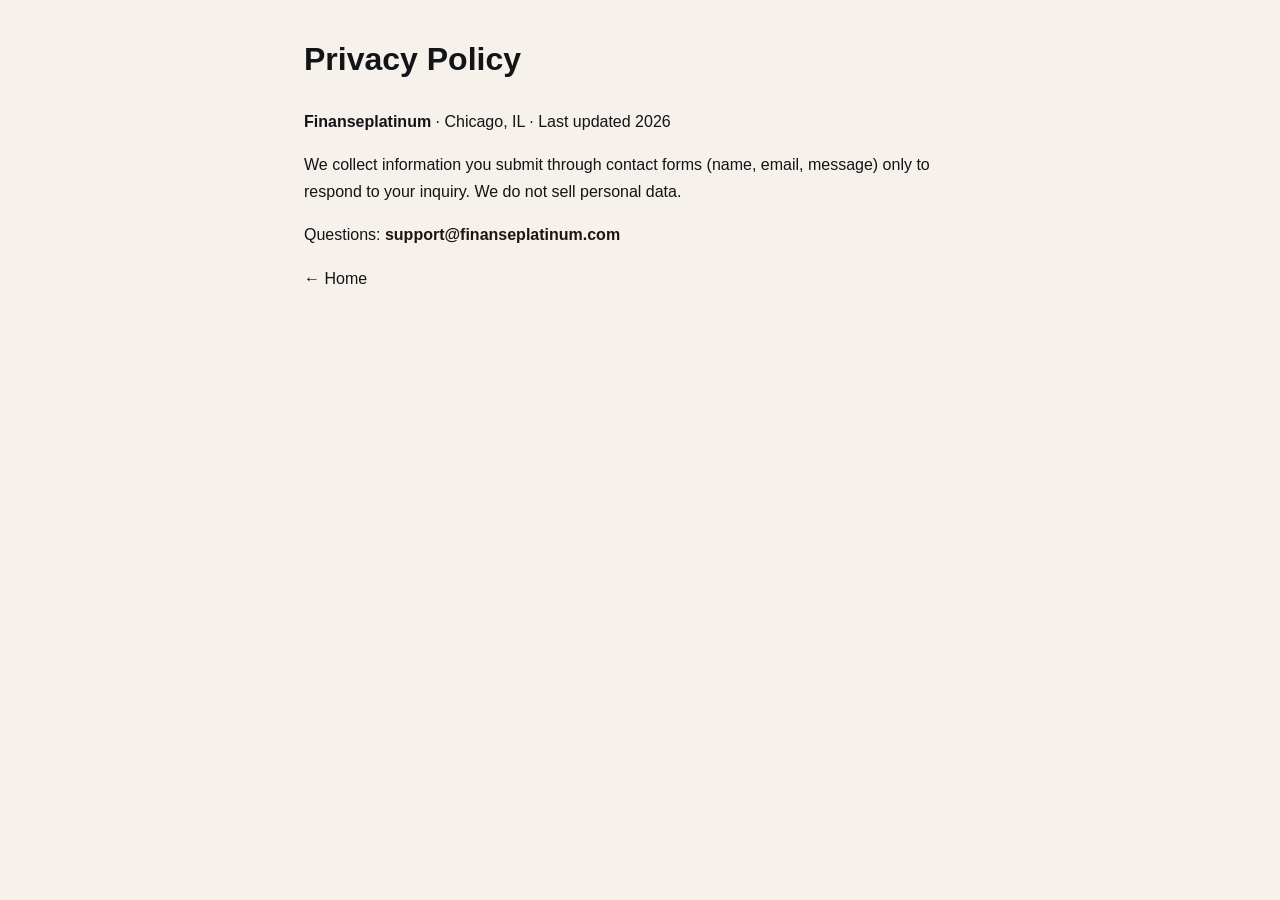
<file: privacy.html>
<!DOCTYPE html>
<html lang="en"><head><meta charset="UTF-8"><meta name="viewport" content="width=device-width,initial-scale=1">
<title>Privacy Policy | Finanseplatinum</title>
<meta name="description" content="Privacy information for Finanseplatinum">
<link rel="stylesheet" href="styles.css"></head>
<body><main class="page" style="max-width:720px;margin:2rem auto;padding:0 1.5rem;line-height:1.7">
<h1>Privacy Policy</h1>
<p><strong>Finanseplatinum</strong> · Chicago, IL · Last updated 2026</p>
<p>We collect information you submit through contact forms (name, email, message) only to respond to your inquiry. We do not sell personal data.</p>
<p>Questions: <span class="mail-plain">support@finanseplatinum.com</span></p>
<p><a href="index.html">← Home</a></p>
</main></body></html>
</file>
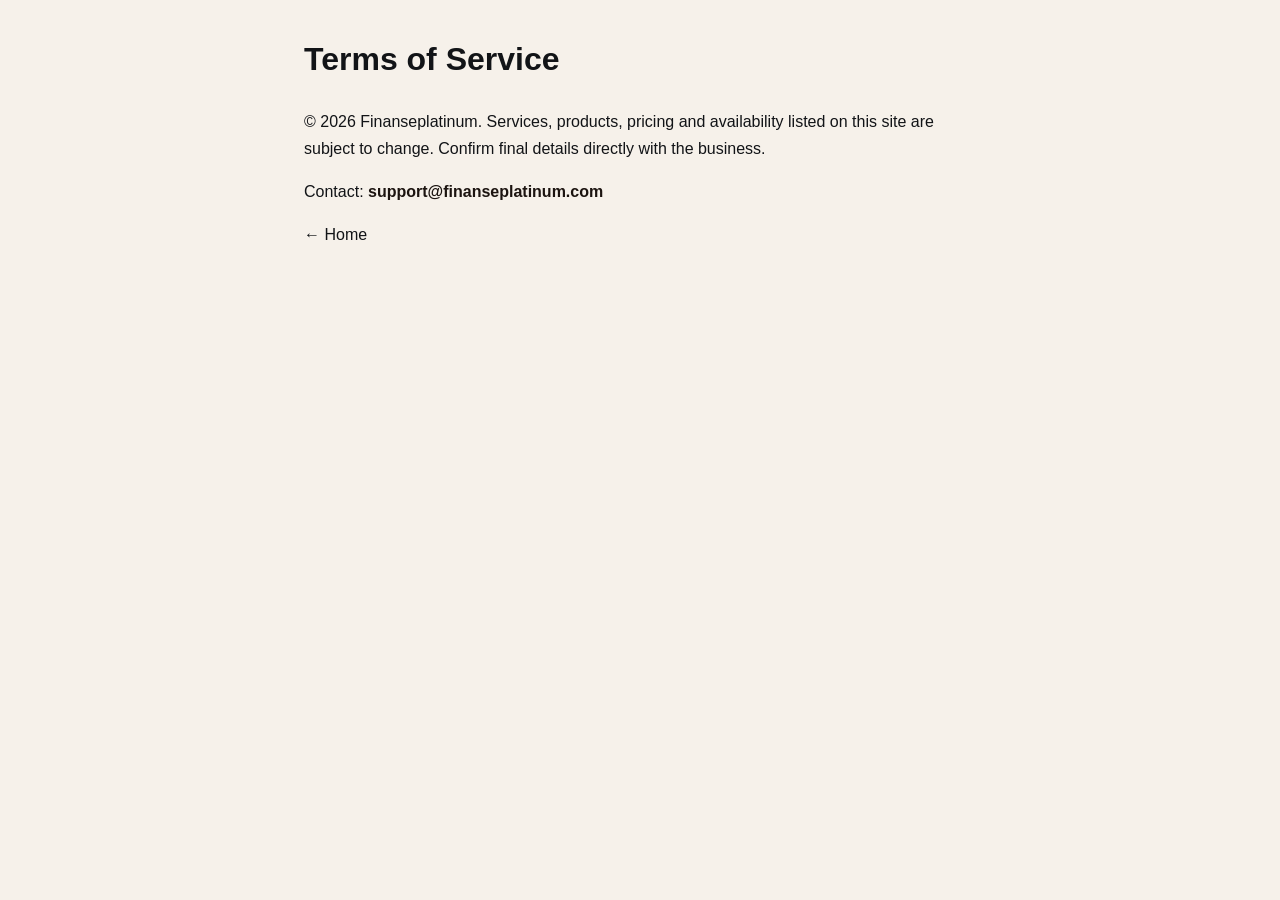
<file: terms.html>
<!DOCTYPE html>
<html lang="en"><head><meta charset="UTF-8"><meta name="viewport" content="width=device-width,initial-scale=1">
<title>Terms of Service | Finanseplatinum</title>
<meta name="description" content="Terms and conditions for Finanseplatinum">
<link rel="stylesheet" href="styles.css"></head>
<body><main class="page" style="max-width:720px;margin:2rem auto;padding:0 1.5rem;line-height:1.7">
<h1>Terms of Service</h1>
<p>© 2026 Finanseplatinum. Services, products, pricing and availability listed on this site are subject to change. Confirm final details directly with the business.</p>
<p>Contact: <span class="mail-plain">support@finanseplatinum.com</span></p>
<p><a href="index.html">← Home</a></p>
</main></body></html>
</file>
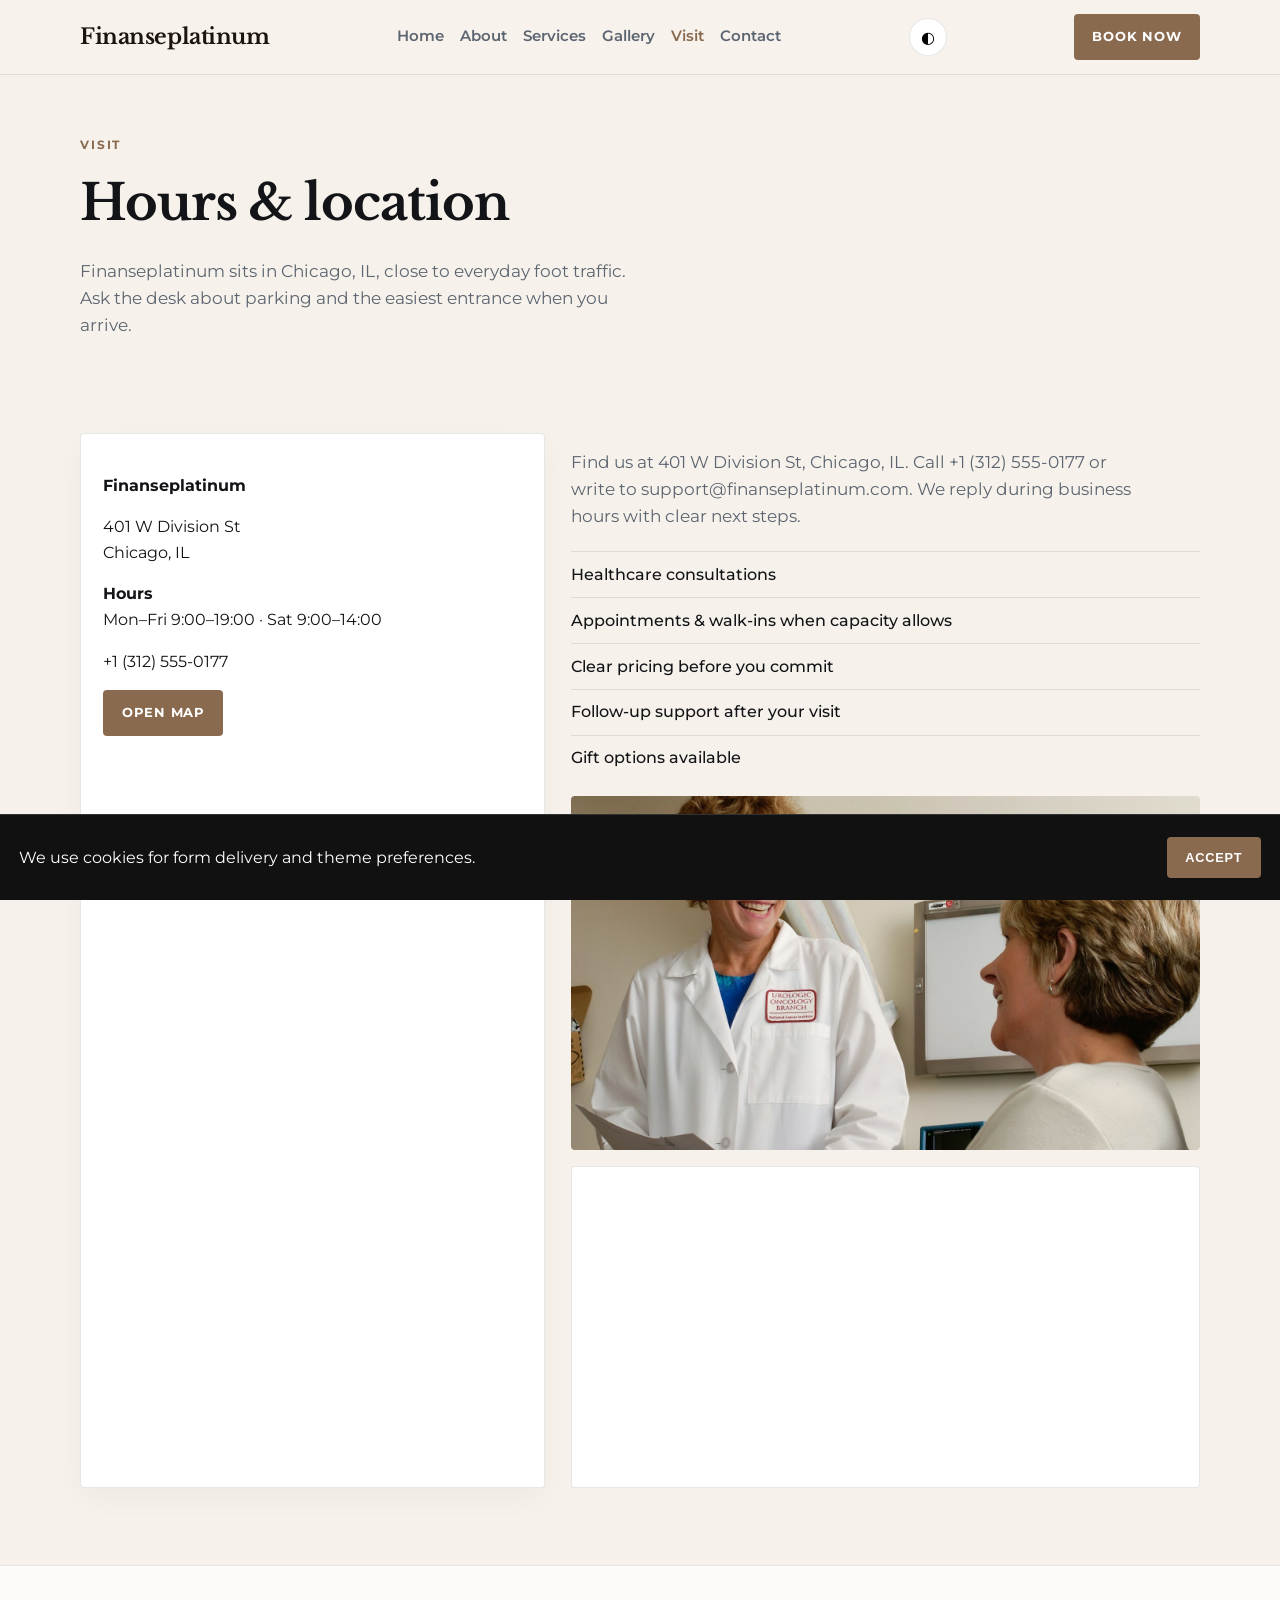
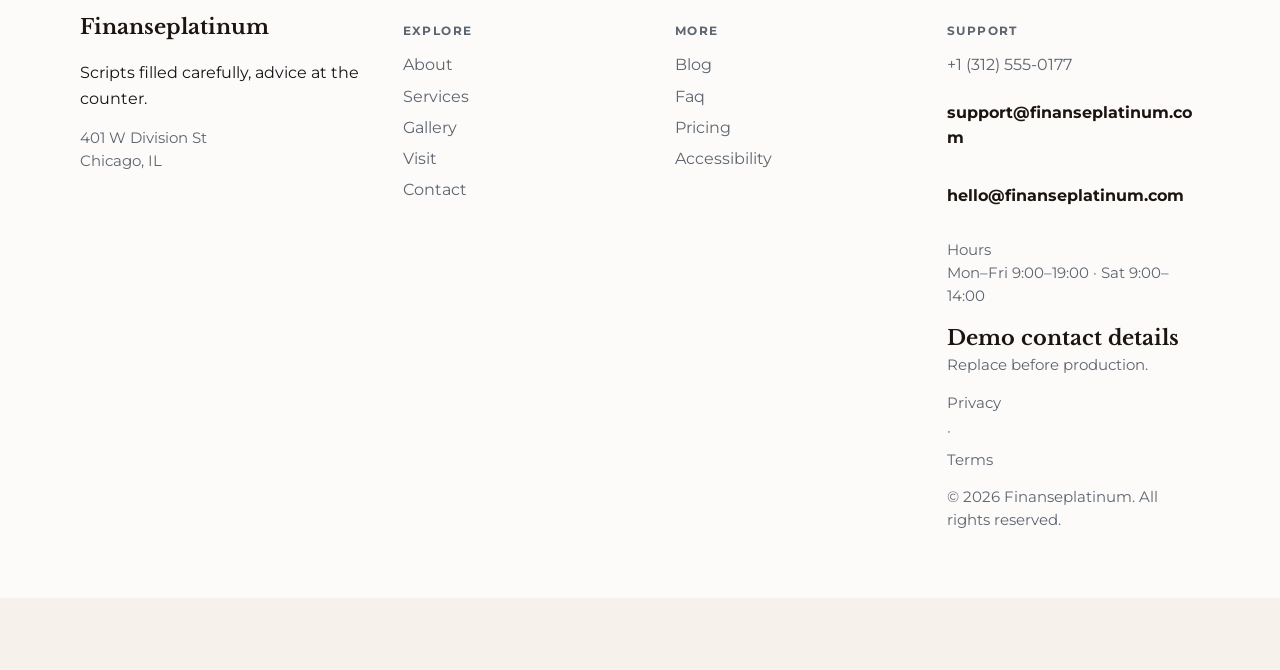
<file: visit.html>
<!DOCTYPE html>
<html lang="en">
<head>
  <meta charset="UTF-8" />
  <meta name="viewport" content="width=device-width, initial-scale=1" />
  <title>Visit | Finanseplatinum</title>
  <meta name="description" content="Mon–Fri 9:00–19:00 · Sat 9:00–14:00" />
  <meta property="og:title" content="Visit | Finanseplatinum" />
  <meta property="og:description" content="Mon–Fri 9:00–19:00 · Sat 9:00–14:00" />
  <meta property="og:type" content="website" />
  <meta name="twitter:card" content="summary_large_image" />
  <meta name="twitter:title" content="Visit | Finanseplatinum" />
  <meta name="twitter:description" content="Mon–Fri 9:00–19:00 · Sat 9:00–14:00" />
  <meta property="og:image" content="assets/img-1.jpg" />
  <meta name="twitter:image" content="assets/img-1.jpg" />
  <meta property="og:url" content="https://finanseplatinum.github.io" />
  <script type="application/ld+json">{"@context": "https://schema.org", "@type": "LocalBusiness", "name": "Finanseplatinum", "description": "Scripts filled carefully, advice at the counter.", "url": "https://finanseplatinum.github.io", "image": "assets/img-1.jpg"}</script>
<script type="application/ld+json">{"@context": "https://schema.org", "@type": "FAQPage", "mainEntity": [{"@type": "Question", "name": "Where are you?", "acceptedAnswer": {"@type": "Answer", "text": "401 W Division St, Chicago, IL. See the map on Visit."}}, {"@type": "Question", "name": "How do I reach support?", "acceptedAnswer": {"@type": "Answer", "text": "Use the Contact form or email support@finanseplatinum.com. We reply during open hours."}}, {"@type": "Question", "name": "How do I book?", "acceptedAnswer": {"@type": "Answer", "text": "Send a message on Contact, email bookings@finanseplatinum.com, or call +1 (312) 555-0177."}}, {"@type": "Question", "name": "Are prices current?", "acceptedAnswer": {"@type": "Answer", "text": "Listed prices are current and may shift with seasons — we update this site when they do."}}, {"@type": "Question", "name": "Do you take groups?", "acceptedAnswer": {"@type": "Answer", "text": "Yes for many bookings — tell us the size and date and we'll confirm what Finanseplatinum can host."}}, {"@type": "Question", "name": "What should I bring?", "acceptedAnswer": {"@type": "Answer", "text": "Just yourself (and any notes on allergies, sizes, or preferences). We'll handle the rest."}}, {"@type": "Question", "name": "Do you offer gift cards?", "acceptedAnswer": {"@type": "Answer", "text": "Yes — see our Gift Cards page for digital and in-store options."}}, {"@type": "Question", "name": "Can I book for someone else?", "acceptedAnswer": {"@type": "Answer", "text": "Yes — include their name and preferences in the contact form."}}, {"@type": "Question", "name": "Is parking available?", "acceptedAnswer": {"@type": "Answer", "text": "See Locations for the branch closest to you in Chicago."}}, {"@type": "Question", "name": "Do you take walk-ins at Finanseplatinum?", "acceptedAnswer": {"@type": "Answer", "text": "Yes when capacity allows — check Visit for peak hours."}}, {"@type": "Question", "name": "Do you host private events?", "acceptedAnswer": {"@type": "Answer", "text": "Contact us with date, headcount and services preferences."}}, {"@type": "Question", "name": "Where can I read updates?", "acceptedAnswer": {"@type": "Answer", "text": "Blog and Journal pages publish changes before social media."}}, {"@type": "Question", "name": "How do I join the team?", "acceptedAnswer": {"@type": "Answer", "text": "Open roles are listed on Careers — we reply to every application."}}, {"@type": "Question", "name": "Is the space accessible?", "acceptedAnswer": {"@type": "Answer", "text": "See our Accessibility page for entrance, seating and restroom notes."}}]}</script>
<script type="application/ld+json">{"@context": "https://schema.org", "@type": "WebSite", "name": "Finanseplatinum", "url": "https://finanseplatinum.github.io", "description": "Scripts filled carefully, advice at the counter."}</script>
  <link rel="alternate" hreflang="en" href="index.html" />
  <link rel="alternate" hreflang="x-default" href="index.html" />
  <meta name="theme-color" content="#111111" />
  <link rel="preconnect" href="https://fonts.googleapis.com" />
  <link rel="preconnect" href="https://fonts.gstatic.com" crossorigin />
  <link href="https://fonts.googleapis.com/css2?family=Libre+Baskerville:wght@700&family=Montserrat:wght@400;500;600;700&display=swap" rel="stylesheet" />
  <link rel="stylesheet" href="styles.css" />
  <link rel="icon" href="favicon.svg" type="image/svg+xml" />
</head>
<body>

  <header class="top">
    <div class="shell bar">
      <a class="logo" href="index.html">Finanseplatinum</a>
      <button class="nav-toggle" type="button" aria-label="Open menu" data-nav-toggle>
        <span></span><span></span><span></span>
      </button>
      <nav data-nav><a href="index.html">Home</a><a href="about.html">About</a><a href="offerings.html">Services</a><a href="gallery.html">Gallery</a><a href="visit.html" class="on">Visit</a><a href="contact.html">Contact</a></nav>
      <button type="button" class="theme-toggle" data-theme-toggle aria-label="Toggle dark mode">◐</button>
      <a class="cta" href="contact.html" data-open-book>Book now</a>
    </div>
  </header>  <main class="page">
    <section class="page-hero"><div class="shell">
      <p class="eyebrow">Visit</p><h1>Hours &amp; location</h1><p class="lead">Finanseplatinum sits in Chicago, IL, close to everyday foot traffic. Ask the desk about parking and the easiest entrance when you arrive.</p>
    </div></section>
    <section class="block"><div class="shell visit-grid">
      <aside class="card"><p><strong>Finanseplatinum</strong></p>
      <p>401 W Division St<br/>Chicago, IL</p>
      <p><strong>Hours</strong><br/>Mon–Fri 9:00–19:00 · Sat 9:00–14:00</p>
      <p><a href="tel:+13125550177">+1 (312) 555-0177</a></p>
      <a class="btn solid" href="https://www.google.com/maps/search/?api=1&query=401+W+Division+St%2C+Chicago%2C+IL" target="_blank" rel="noopener">Open map</a></aside>
      <div><p class="lead">Find us at 401 W Division St, Chicago, IL. Call +1 (312) 555-0177 or write to support@finanseplatinum.com. We reply during business hours with clear next steps.</p><ul class="checks"><li>Healthcare consultations</li>
<li>Appointments & walk-ins when capacity allows</li>
<li>Clear pricing before you commit</li>
<li>Follow-up support after your visit</li>
<li>Gift options available</li></ul>
      <img class="solo wide" src="assets/img-6.jpg" alt="visit" />
      <div class="map-wrap"><iframe title="Map" src="https://maps.google.com/maps?q=401+W+Division+St%2C+Chicago%2C+IL&z=15&output=embed" loading="lazy" allowfullscreen></iframe></div></div>
    </div></section>
  </main>
  <footer class="foot">
    <div class="shell foot-grid">
      <div>
        <strong>Finanseplatinum</strong>
        <p>Scripts filled carefully, advice at the counter.</p>
        <p class="foot-meta">401 W Division St<br/>Chicago, IL</p>
      </div>
      <div>
        <p class="fh">Explore</p>
        <a href="about.html">About</a><a href="offerings.html">Services</a><a href="gallery.html">Gallery</a><a href="visit.html">Visit</a><a href="contact.html">Contact</a>
      </div>
      <div>
        <p class="fh">More</p>
        <a href="blog.html">Blog</a><a href="faq.html">Faq</a><a href="pricing.html">Pricing</a><a href="accessibility.html">Accessibility</a>
      </div>
      <div>
        <p class="fh">Support</p>
        <a href="tel:+13125550177">+1 (312) 555-0177</a>
        <p class="mail-plain">support@finanseplatinum.com</p>
        <p class="mail-plain">hello@finanseplatinum.com</p>
        <p class="foot-meta">Hours<br/>Mon–Fri 9:00–19:00 · Sat 9:00–14:00</p>
        <p class="foot-meta"><strong>Demo contact details</strong><br/>Replace before production.</p>
        <p class="foot-meta"><a href="privacy.html">Privacy</a> · <a href="terms.html">Terms</a></p>
        <p class="foot-meta">© 2026 Finanseplatinum. All rights reserved.</p>
      </div>
    </div>
  </footer>
  <div class="cookie-bar" data-cookie-bar hidden>
    <p>We use cookies for form delivery and theme preferences.</p>
    <button type="button" class="btn solid" data-cookie-accept>Accept</button>
  </div>
  <div class="mobile-cta">
    <a href="tel:+13125550177">Call</a>
    <button type="button" data-open-book>Book</button>
    <a href="visit.html">Map</a>
  </div>
  <div class="toast" data-toast hidden></div>

  <div class="modal" data-book-modal hidden>
    <div class="modal-card">
      <button class="modal-close" type="button" data-close-book aria-label="Close">×</button>
      <p class="eyebrow">Quick request</p>
      <h3>Contact Finanseplatinum</h3>
      <p class="lead">Send the essentials and we will reply by email.</p>
      <form class="contact-form compact" data-quick-book data-support="support@finanseplatinum.com">
        <label>Name<input name="name" required placeholder="Your name" /></label>
        <label>Email<input type="email" name="email" required placeholder="you@email.com" /></label>
        <label>Timing<input name="when" required placeholder="Preferred date or timeline" /></label>
        <label>Notes<textarea name="message" rows="3" placeholder="Project, product, service or other details…"></textarea></label>
        <button class="btn solid" type="submit">Book</button>
      </form>
    </div>
  </div>

  <div class="lightbox" data-lightbox hidden>
    <button class="modal-close" type="button" data-lightbox-close aria-label="Close">×</button>
    <img data-lightbox-img alt="" />
    <div class="lightbox-nav">
      <button type="button" data-lightbox-prev>‹</button>
      <button type="button" data-lightbox-next>›</button>
    </div>
  </div>
  <script src="site.js"></script>
</body></html>
</file>
<file: styles.css>
:root {
  --ink:#121417; --muted:#5c6570; --paper:#f6f1ea;
  --accent:#8a6a4f; --deep:#1c1410; --line:rgba(18,20,23,.10);
  --display:"Libre Baskerville",Georgia,"Times New Roman",serif;
  --body:"Montserrat","Segoe UI",sans-serif; --shell:1120px;
  --radius:4px;
}
*{box-sizing:border-box} html{scroll-behavior:smooth}
body{margin:0;font-family:var(--body);color:var(--ink);background:var(--paper);line-height:1.6;padding-bottom:72px;-webkit-font-smoothing:antialiased}
a{color:inherit;text-decoration:none} img{max-width:100%;display:block}
.shell{width:min(var(--shell),calc(100% - 2.4rem));margin-inline:auto}
.sr{position:absolute;left:-9999px}
.mail-plain{display:inline-block;font-weight:700;color:var(--deep);word-break:break-all}
.support-banner{padding:1.25rem 1.35rem;margin:0 0 1.5rem;border:1px solid var(--line);border-left:4px solid var(--accent);background:#fff;border-radius:var(--radius)}
.support-mail{margin:.35rem 0 .5rem;font-family:var(--display);font-size:clamp(1.4rem,3vw,2rem);font-weight:700;color:var(--deep)}
.form-success{margin-top:1.2rem;padding:1.4rem;border:1px solid color-mix(in srgb,var(--accent) 35%,var(--line));background:#fff;border-radius:var(--radius)}
.form-success h3{margin:0 0 .5rem;font-family:var(--display);font-size:1.6rem}
.form-success[hidden],.contact-form[hidden]{display:none !important}
.contact-form select{width:100%;padding:.85rem 1rem;border:1px solid var(--line);border-radius:8px;font:inherit;background:#fff}
.top{position:sticky;top:0;z-index:40;backdrop-filter:blur(14px);background:color-mix(in srgb,var(--paper) 90%,white);border-bottom:1px solid var(--line)}
.bar{min-height:74px;display:flex;align-items:center;justify-content:space-between;gap:1rem;position:relative}
.logo{font-family:var(--display);font-weight:700;font-size:1.35rem;color:var(--deep);letter-spacing:-.02em}
nav{display:flex;flex-wrap:wrap;gap:1rem;font-weight:600;font-size:.92rem;color:var(--muted)}
nav a.on,nav a:hover{color:var(--accent)}
.nav-toggle{display:none;flex-direction:column;gap:5px;background:transparent;border:0;padding:.4rem;cursor:pointer}
.nav-toggle span{display:block;width:22px;height:2px;background:var(--deep)}
.cta,.btn{display:inline-flex;align-items:center;justify-content:center;padding:.8rem 1.15rem;border-radius:var(--radius);font-weight:700;font-size:.92rem;border:0;cursor:pointer;letter-spacing:.01em}
.cta,.btn.solid{background:var(--accent);color:#fff}
.btn.line{border:1px solid rgba(255,255,255,.55);color:#fff;background:transparent}
.btn.quiet{border:1px solid var(--line);background:#fff;color:var(--ink)}
.hero{position:relative;min-height:88vh;display:grid;align-items:end;color:#fff;overflow:hidden}
.hero-bg{position:absolute;inset:0;background-size:cover;background-position:center center;background-repeat:no-repeat}
.hero-shade{position:absolute;inset:0;background:linear-gradient(115deg,rgba(10,12,16,.72),rgba(10,12,16,.18))}
.hero-photo img{width:100%;aspect-ratio:16/9;object-fit:cover;object-position:center;display:block;max-height:min(78vh,900px)}
.hero-copy{position:relative;z-index:2;padding:5rem 0 3.8rem;max-width:720px}
.brand{margin:0 0 .75rem;font-family:var(--display);font-size:clamp(1.85rem,3.6vw,2.7rem);font-weight:700}
.hero h1,.page-hero h1{margin:0;font-family:var(--display);letter-spacing:-.03em;font-weight:700}
.hero h1{font-size:clamp(2.15rem,5.2vw,3.55rem);max-width:15ch;line-height:1.05}
.lede{margin:1.15rem 0 0;max-width:42ch;color:rgba(255,255,255,.9);font-size:1.08rem}
.actions{display:flex;flex-wrap:wrap;gap:.75rem;margin-top:1.7rem}
.promo{display:flex;justify-content:space-between;gap:1rem;align-items:center;margin:1.35rem auto;padding:1.05rem 1.25rem;background:#fff;border:1px solid var(--line);border-radius:var(--radius);box-shadow:0 8px 28px rgba(18,20,23,.04)}
.promo p{margin:0;font-weight:600}
.promo a{font-weight:800;color:var(--accent);white-space:nowrap}
.strip{border-bottom:1px solid var(--line);background:rgba(255,255,255,.5)}
.strip-row{display:flex;flex-wrap:wrap;gap:.8rem 1.5rem;padding:1.05rem 0;font-weight:700;color:var(--deep);font-size:.95rem}
.stats-band{border-bottom:1px solid var(--line);background:rgba(255,255,255,.72)}
.stats-row{display:grid;grid-template-columns:repeat(4,1fr);gap:1rem;padding:1.55rem 0}
.stat b{display:block;font-family:var(--display);font-size:1.65rem;color:var(--deep)}
.stat span{display:block;margin-top:.25rem;color:var(--muted);font-size:.88rem}
.mosaic{display:grid;grid-template-columns:1.2fr 1fr 1fr;gap:.85rem}
.mosaic img{width:100%;aspect-ratio:4/3;object-fit:cover;object-position:center;border-radius:var(--radius);display:block}
.block{padding:4.8rem 0}.block.tint{background:rgba(255,255,255,.58);border-block:1px solid var(--line)}
.eyebrow{margin:0 0 .55rem;font-size:.72rem;font-weight:700;letter-spacing:.16em;text-transform:uppercase;color:var(--accent)}
h2{margin:0;font-family:var(--display);font-size:clamp(1.85rem,3.1vw,2.55rem);letter-spacing:-.03em;max-width:18ch;line-height:1.1}
.lead{margin:.95rem 0 0;color:var(--muted);max-width:52ch;font-size:1.06rem}
.split{display:grid;grid-template-columns:1.1fr .9fr;gap:2.2rem;align-items:start}
.amenity-grid,.contact-grid,.newsletter{display:grid;grid-template-columns:1.1fr .9fr;gap:2.2rem;align-items:start}
.checks,.why,.hours{margin:1.35rem 0 0;padding:0;list-style:none}
.checks li,.why li,.hours li{padding:.6rem 0;border-top:1px solid var(--line);font-weight:500}
.hours-card,.card{background:#fff;border:1px solid var(--line);border-radius:var(--radius);padding:1.4rem;box-shadow:0 10px 30px rgba(18,20,23,.035)}
.card-actions{display:flex;flex-wrap:wrap;gap:.6rem;margin-top:1rem}
.stack-card p{margin:0 0 1rem}
.about-photos{display:grid;gap:.85rem}
.about-photos img,.solo{width:100%;aspect-ratio:4/3;object-fit:cover;object-position:center;border-radius:var(--radius)}
.solo.wide{aspect-ratio:16/9;margin-top:1rem}
.menu-grid{margin-top:2rem;display:grid;grid-template-columns:repeat(3,1fr);gap:1rem}
.menu-list{margin-top:1.5rem;display:grid;gap:.85rem}
.menu-list .item{padding:1.1rem 1.2rem}
.item{background:#fff;border:1px solid var(--line);border-radius:var(--radius);padding:1.2rem;position:relative;box-shadow:0 8px 24px rgba(18,20,23,.03)}
.item.soft{background:color-mix(in srgb,var(--paper) 70%,white)}
.item-top{display:flex;justify-content:space-between;gap:.5rem;align-items:baseline}
.item h3{margin:0 0 .35rem;font-family:var(--display);font-size:1.25rem}
.item p{margin:0;color:var(--muted)}
.item .tag{margin-top:.7rem;font-size:.72rem;font-weight:800;letter-spacing:.1em;text-transform:uppercase;color:var(--accent)}
.price{font-weight:700;color:var(--accent);white-space:nowrap}
.process{list-style:none;margin:2rem 0 0;padding:0;display:grid;gap:1rem}
.process li{display:grid;grid-template-columns:64px 1fr;gap:1rem;padding:1rem 0;border-top:1px solid var(--line)}
.process span{font-family:var(--display);font-size:1.5rem;color:var(--accent)}
.quotes{display:grid;grid-template-columns:repeat(3,1fr);gap:1rem;margin-top:1.5rem}
blockquote{margin:0;padding:1.3rem;background:#fff;border:1px solid var(--line);border-radius:var(--radius)}
blockquote p{margin:0;font-family:var(--display);font-size:1.25rem;line-height:1.25}
blockquote footer{margin-top:.85rem;color:var(--muted);font-size:.9rem}
.value-grid,.team-grid{display:grid;grid-template-columns:repeat(2,1fr);gap:1rem;margin-top:1.5rem}
.two-col{display:grid;grid-template-columns:1fr 1fr;gap:2rem;align-items:start}
.value-grid article,.person,.team-card{background:#fff;border:1px solid var(--line);border-radius:var(--radius);padding:1.2rem;overflow:hidden}
.team-card img{width:100%;aspect-ratio:1;object-fit:cover;object-position:center top;border-radius:calc(var(--radius) - 4px);margin:0 0 .85rem;display:block}
.team-card h3{margin:0 0 .25rem;font-family:var(--display);font-size:1.2rem}
.team-card .eyebrow{margin:0 0 .5rem}
.team-card p:last-child{margin:0;color:var(--muted);line-height:1.55}
.person .role{color:var(--accent);font-weight:700;margin:.2rem 0 .5rem}
img{max-width:100%;height:auto;display:block}
picture,figure{margin:0}
.faq details{border-top:1px solid var(--line);padding:1rem 0}
.faq summary{cursor:pointer;font-weight:700}
.faq p{margin:.6rem 0 0;color:var(--muted)}
.page-hero{padding:3.8rem 0 1.1rem}
.page-hero h1{font-size:clamp(2.1rem,4vw,3.1rem);max-width:16ch}
.page .lead{color:var(--muted)}
.gallery-rich{display:grid;grid-template-columns:repeat(2,1fr);gap:1rem}
.gallery-rich figure{margin:0}
.gallery-rich img{width:100%;aspect-ratio:4/3;object-fit:cover;object-position:center;border-radius:var(--radius)}
.gallery-rich figcaption{margin-top:.45rem;color:var(--muted);font-size:.88rem}
.visit-grid{display:grid;grid-template-columns:.85fr 1.15fr;gap:1.6rem}
.map-wrap{margin-top:1rem;border-radius:var(--radius);overflow:hidden;border:1px solid var(--line);background:#fff}
.map-wrap iframe{width:100%;height:320px;border:0;display:block}
.map-note{margin:.55rem 1rem 1rem;font-size:.9rem}
.map-note a{color:var(--accent);font-weight:700}
.contact-form,.news-form{display:grid;gap:.9rem;margin-top:1rem}
.contact-form label{display:grid;gap:.35rem;font-weight:700;font-size:.9rem}
.contact-form input,.contact-form textarea,.news-form input{width:100%;padding:.9rem 1rem;border:1px solid var(--line);border-radius:8px;font:inherit;background:#fff}
.contact-form input:focus,.contact-form textarea:focus,.contact-form select:focus,.news-form input:focus{outline:2px solid color-mix(in srgb,var(--accent) 45%,white);border-color:var(--accent)}
.news-form{grid-template-columns:1fr auto;align-items:center}
.form-note{margin:0;color:var(--muted);font-size:.88rem}
.cta-band{padding:4rem 0;background:var(--deep);color:#fff}
.cta-band h2{color:#fff;max-width:16ch}
.cta-band p{color:rgba(255,255,255,.86);max-width:46ch}
.center-cta{text-align:center;margin-top:2rem}
.textlink{display:inline-block;margin-top:1rem;font-weight:700;color:var(--accent)}
.foot{border-top:1px solid var(--line);padding:2.8rem 0 3.2rem;background:rgba(255,255,255,.72)}
.foot-grid{display:grid;grid-template-columns:1.2fr 1fr 1fr 1fr;gap:1.2rem}
.fh{font-size:.72rem;font-weight:700;letter-spacing:.12em;text-transform:uppercase;color:var(--muted)}
.foot a{display:block;margin:.35rem 0;color:var(--muted)}
.foot a:hover{color:var(--accent)}
.foot strong{font-family:var(--display);font-size:1.3rem;color:var(--deep)}
.foot-meta{color:var(--muted);font-size:.92rem;line-height:1.55}
.mobile-cta{display:none;position:fixed;left:0;right:0;bottom:0;z-index:50;background:#fff;border-top:1px solid var(--line);grid-template-columns:1fr 1fr 1fr}
.mobile-cta a,.mobile-cta button{text-align:center;padding:.95rem .4rem;font-weight:800;font-size:.85rem;color:var(--deep);background:transparent;border:0;font-family:inherit;cursor:pointer}
.mobile-cta a:nth-child(2),.mobile-cta button:nth-child(2){background:var(--accent);color:#fff}
.toast{position:fixed;left:50%;bottom:5.5rem;transform:translateX(-50%);background:var(--deep);color:#fff;padding:.9rem 1.2rem;border-radius:999px;font-weight:700;z-index:80;box-shadow:0 12px 32px rgba(0,0,0,.22)}
.btn.mini{padding:.45rem .7rem;font-size:.78rem}
.item-actions{display:flex;flex-wrap:wrap;gap:.45rem;margin-top:.9rem}
.offer-tools{margin-bottom:1rem}
.offer-tools input{width:min(420px,100%);padding:.85rem 1rem;border:1px solid var(--line);border-radius:8px;font:inherit;background:#fff}
.saved-tray{margin:1rem 0;padding:1rem;border:1px dashed var(--line);background:#fff;border-radius:var(--radius)}
.saved-tray ul{margin:.5rem 0 1rem;padding-left:1.1rem}
.open-badge{display:inline-flex;align-items:center;gap:.35rem;padding:.35rem .65rem;border-radius:999px;font-size:.75rem;font-weight:800;letter-spacing:.04em;text-transform:uppercase;background:#ecfdf5;color:#166534;border:1px solid #86efac}
.open-badge.closed{background:#fef2f2;color:#991b1b;border-color:#fecaca}
.open-badge.unknown{background:#f8fafc;color:#475569;border-color:#cbd5e1}
.text-cta{border:0;background:transparent;color:var(--accent);font-weight:800;cursor:pointer;font:inherit;padding:0}
.copy-btn{margin-left:.45rem;border:1px solid var(--line);background:#fff;border-radius:6px;padding:.2rem .45rem;font-size:.72rem;font-weight:700;cursor:pointer}
.gal-btn{display:block;width:100%;padding:0;border:0;background:transparent;cursor:zoom-in}
.gal-btn img{width:100%;aspect-ratio:4/3;object-fit:cover;object-position:center;border-radius:var(--radius)}
.modal,.lightbox{position:fixed;inset:0;z-index:90;background:rgba(10,12,16,.72);display:grid;place-items:center;padding:1rem}
.modal[hidden],.lightbox[hidden]{display:none !important}
.modal-card{width:min(480px,100%);background:var(--paper);border-radius:14px;padding:1.4rem 1.4rem 1.2rem;position:relative;border:1px solid var(--line);box-shadow:0 24px 60px rgba(0,0,0,.28)}
.modal-card h3{margin:.2rem 0 .4rem;font-family:var(--display);font-size:1.7rem}
.modal-close{position:absolute;top:.55rem;right:.7rem;border:0;background:transparent;font-size:1.6rem;cursor:pointer;line-height:1;color:var(--muted)}
.contact-form.compact{margin-top:.8rem}
.lightbox img{max-width:min(960px,92vw);max-height:82vh;object-fit:contain;border-radius:10px;background:#000}
.lightbox-nav{position:absolute;bottom:1.2rem;display:flex;gap:.6rem}
.lightbox-nav button{border:0;background:#fff;color:#111;width:44px;height:44px;border-radius:50%;font-size:1.4rem;cursor:pointer}
.item.is-saved{outline:2px solid color-mix(in srgb,var(--accent) 55%,white)}
.item.is-hidden{display:none}
@media(max-width:900px){
  .nav-toggle{display:flex}
  nav{display:none;position:absolute;top:74px;left:0;right:0;background:var(--paper);border-bottom:1px solid var(--line);padding:1rem;flex-direction:column;gap:.9rem}
  nav.open{display:flex}
  .cta{display:none}
  .split,.menu-grid,.quotes,.value-grid,.team-grid,.gallery-rich,.visit-grid,.foot-grid,.amenity-grid,.contact-grid,.newsletter,.news-form,.stats-row,.mosaic,.two-col{grid-template-columns:1fr}
  .mobile-cta{display:grid}
  .promo{flex-direction:column;align-items:flex-start}
}

.brand,.hero h1,.page-hero h1,h2{letter-spacing:-.02em}
.item,.card,.person,blockquote{border-radius:4px}
.cta,.btn{border-radius:4px;letter-spacing:.06em;text-transform:uppercase;font-size:.8rem}


.prose-block .lead.wide{max-width:62ch}
.journal-card,.journal-entry{background:#fff;border:1px solid var(--line);border-radius:var(--radius);padding:1.2rem}
.journal-stack{display:grid;gap:1rem}
.compare-table{width:100%;border-collapse:collapse;margin-top:1rem}
.compare-table th,.compare-table td{border-top:1px solid var(--line);padding:.75rem;text-align:left}
.compare-table th{font-size:.72rem;letter-spacing:.12em;text-transform:uppercase;color:var(--muted)}
.gallery-hero{min-height:46vh;display:grid;align-items:end;color:#fff;background-size:cover;background-position:center;position:relative}
.gallery-hero::before{content:"";position:absolute;inset:0;background:linear-gradient(180deg,rgba(0,0,0,.15),rgba(0,0,0,.65))}
.gallery-hero .shell{position:relative;z-index:1;padding:3rem 0}
.page-hero.wide-hero h1{max-width:24ch}
.mosaic.teaser{grid-template-columns:repeat(3,1fr);max-height:420px;overflow:hidden}
.reveal{opacity:0;transform:translateY(14px);transition:opacity .5s ease,transform .5s ease}
.reveal.is-visible{opacity:1;transform:none}
.theme-toggle{border:1px solid var(--line);background:#fff;border-radius:999px;width:38px;height:38px;cursor:pointer;font-size:1rem}
body.theme-dark{--paper:#0e1114;--ink:#eef2f6;--muted:#9aa8b6;--line:rgba(255,255,255,.12)}
body.theme-dark .block.tint{background:rgba(255,255,255,.04)}
.cookie-bar{position:fixed;bottom:0;left:0;right:0;z-index:60;display:flex;align-items:center;justify-content:space-between;gap:1rem;padding:.85rem 1.2rem;background:#111;color:#fff;border-top:1px solid #333}
.cookie-bar[hidden]{display:none !important}
.insta-grid{display:grid;grid-template-columns:repeat(3,1fr);gap:.65rem}
.insta-cell{position:relative;overflow:hidden;border-radius:var(--radius)}
.insta-cell img{aspect-ratio:1;object-fit:cover;object-position:center;width:100%;display:block}
.insta-cell figcaption{position:absolute;inset:auto 0 0 0;padding:.5rem;font-size:.72rem;background:linear-gradient(transparent,rgba(0,0,0,.75));color:#fff}
.video-wrap{position:relative;padding-top:56.25%;border-radius:var(--radius);overflow:hidden}
.video-wrap iframe{position:absolute;inset:0;width:100%;height:100%;border:0}
.ba-slider{position:relative}
.ba-panels{display:grid;grid-template-columns:1fr 1fr;gap:1rem}
.ba-after{clip-path:inset(0 50% 0 0)}
.faq-page details{border:1px solid var(--line);border-radius:var(--radius);padding:.85rem 1rem;margin-bottom:.65rem;background:#fff}
.faq-page summary{cursor:pointer;font-weight:700}
.chat-slot{border:1px dashed var(--line);padding:1rem;border-radius:var(--radius);margin:1rem 0}
.theme-toggle{flex-shrink:0}
.bar{flex-wrap:wrap}
</file>
